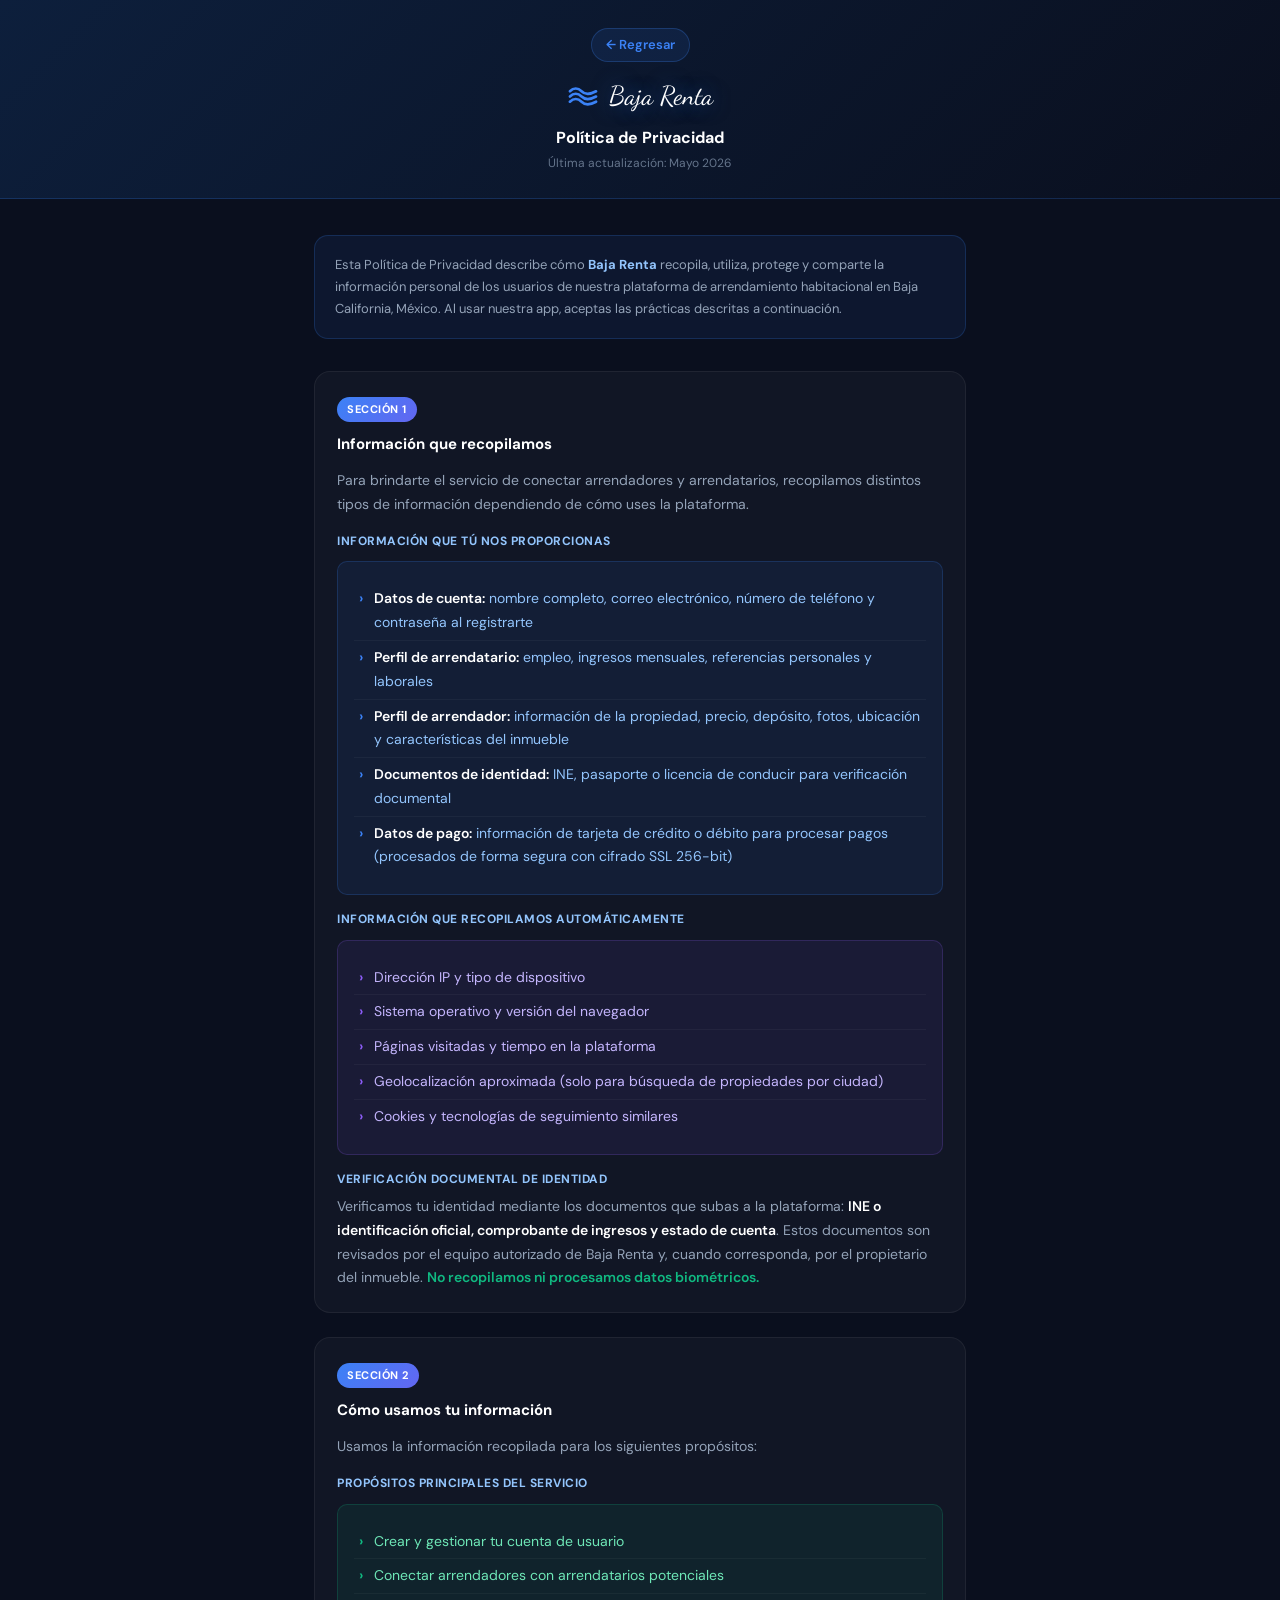
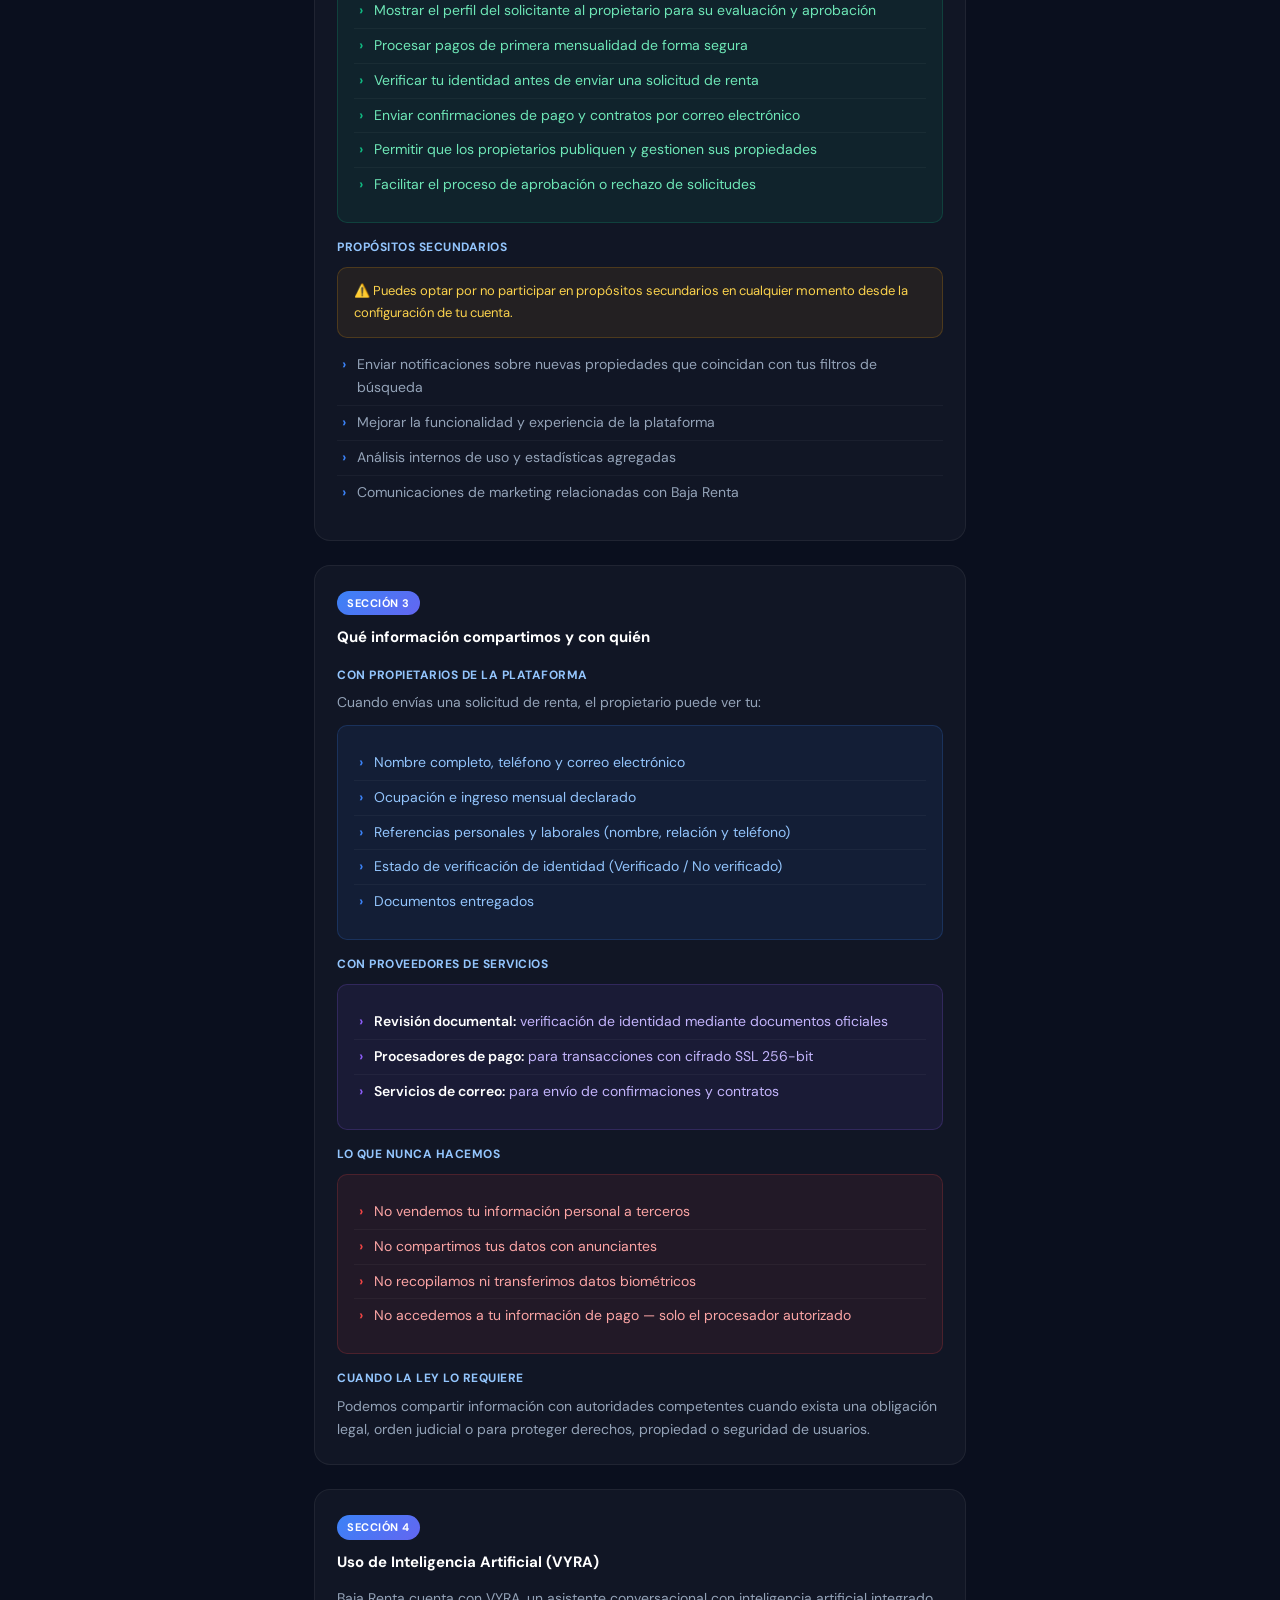
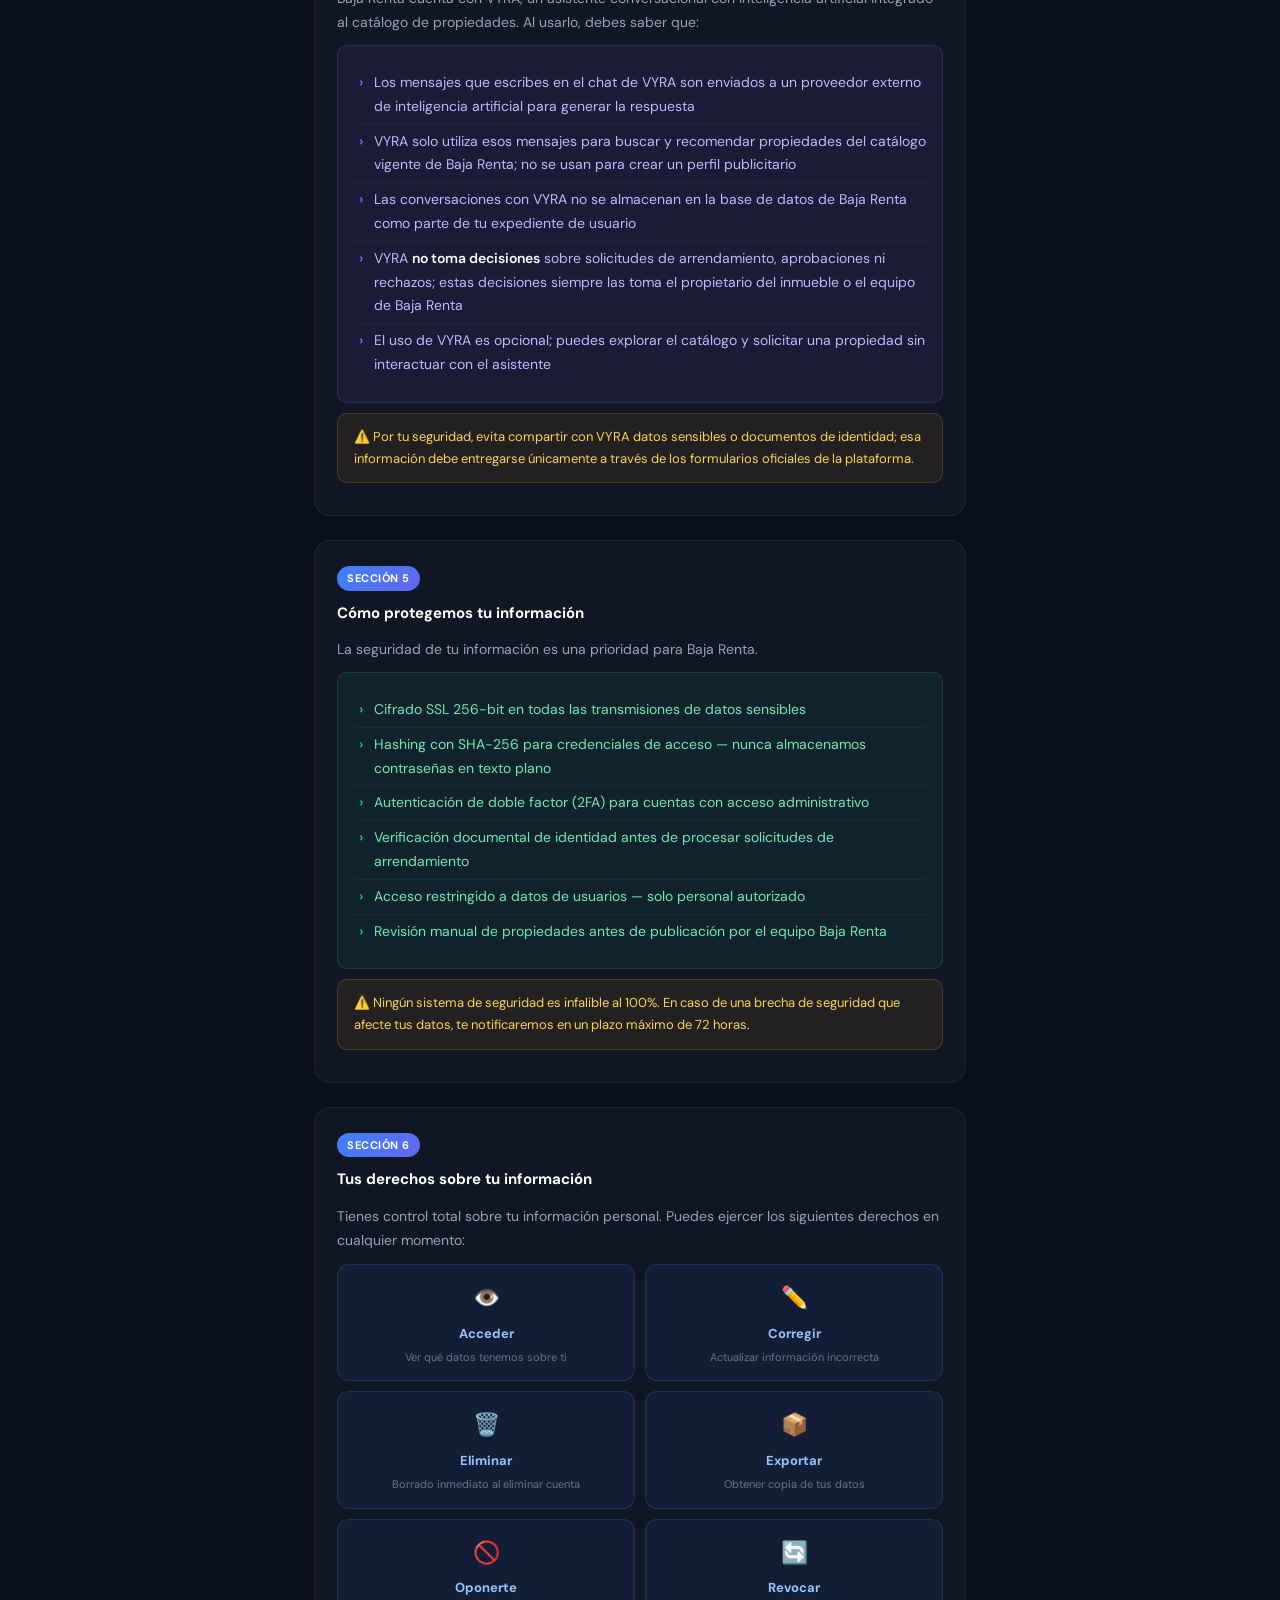
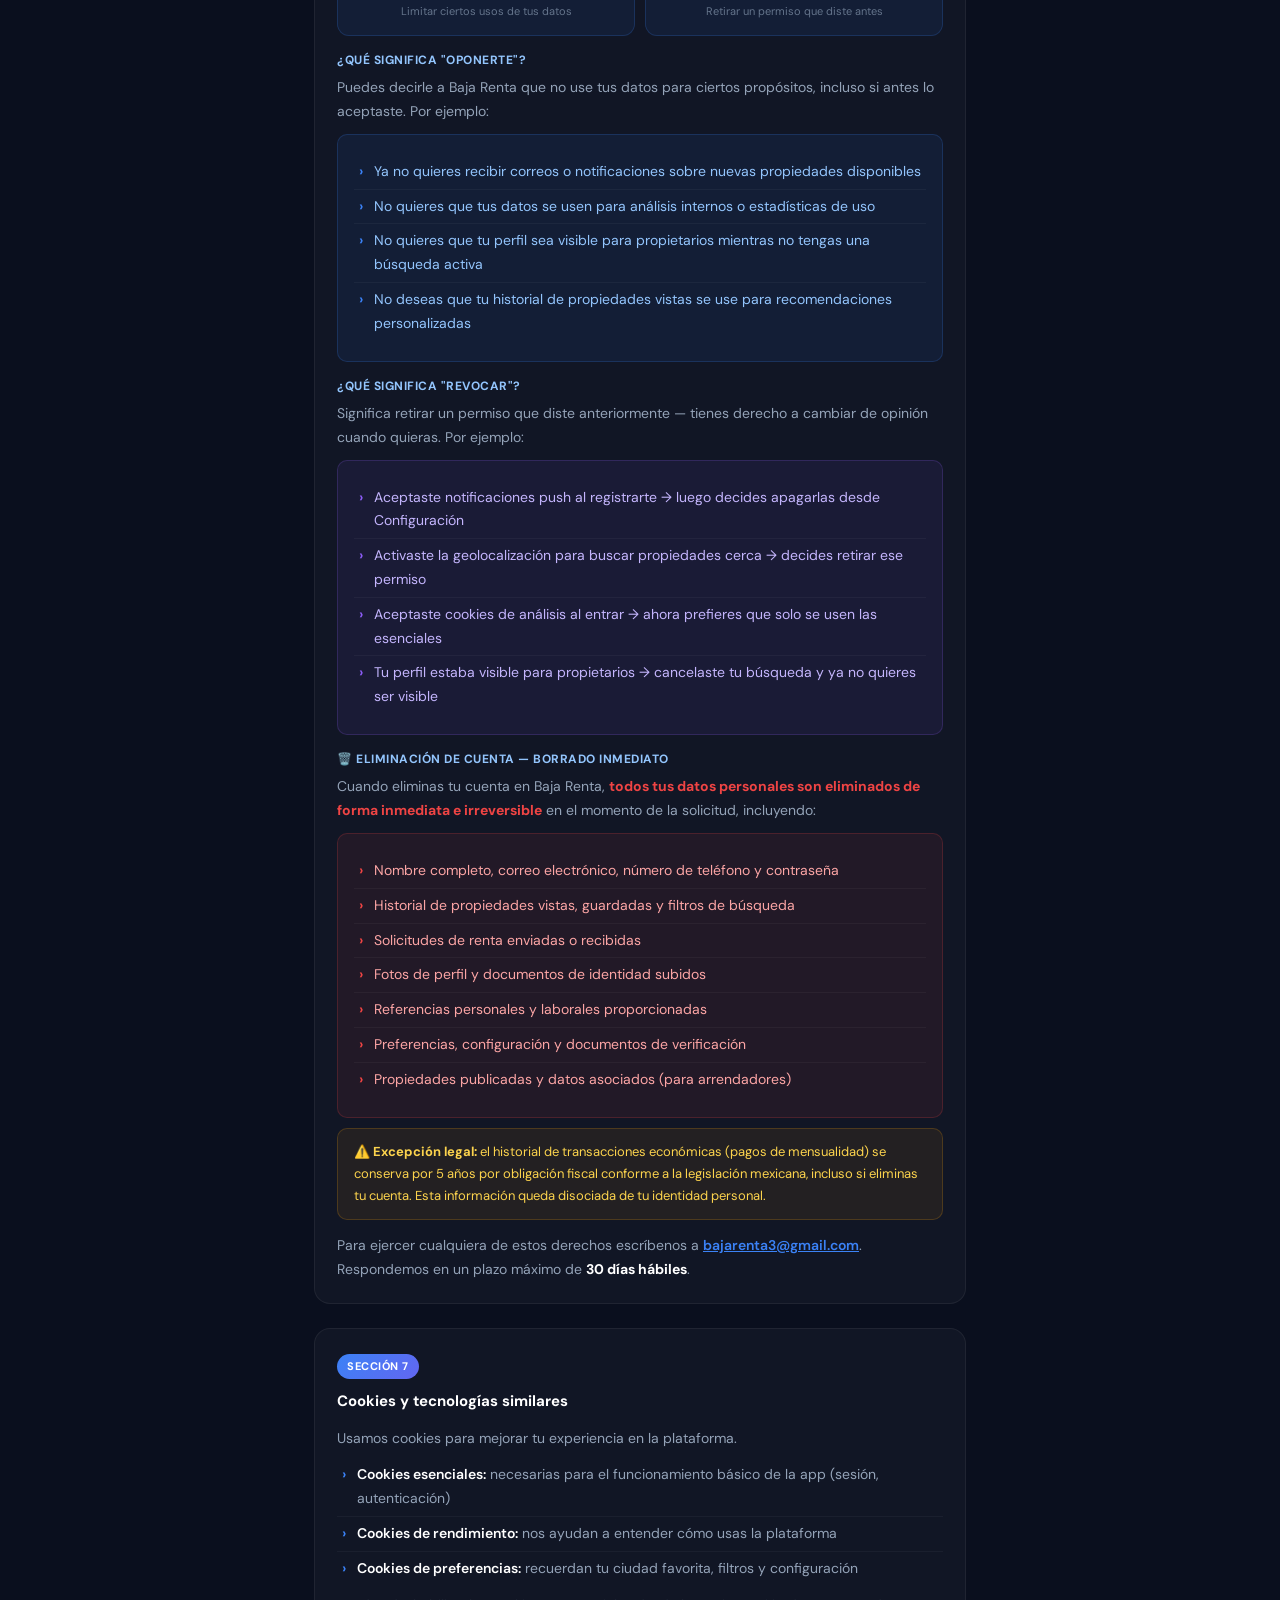
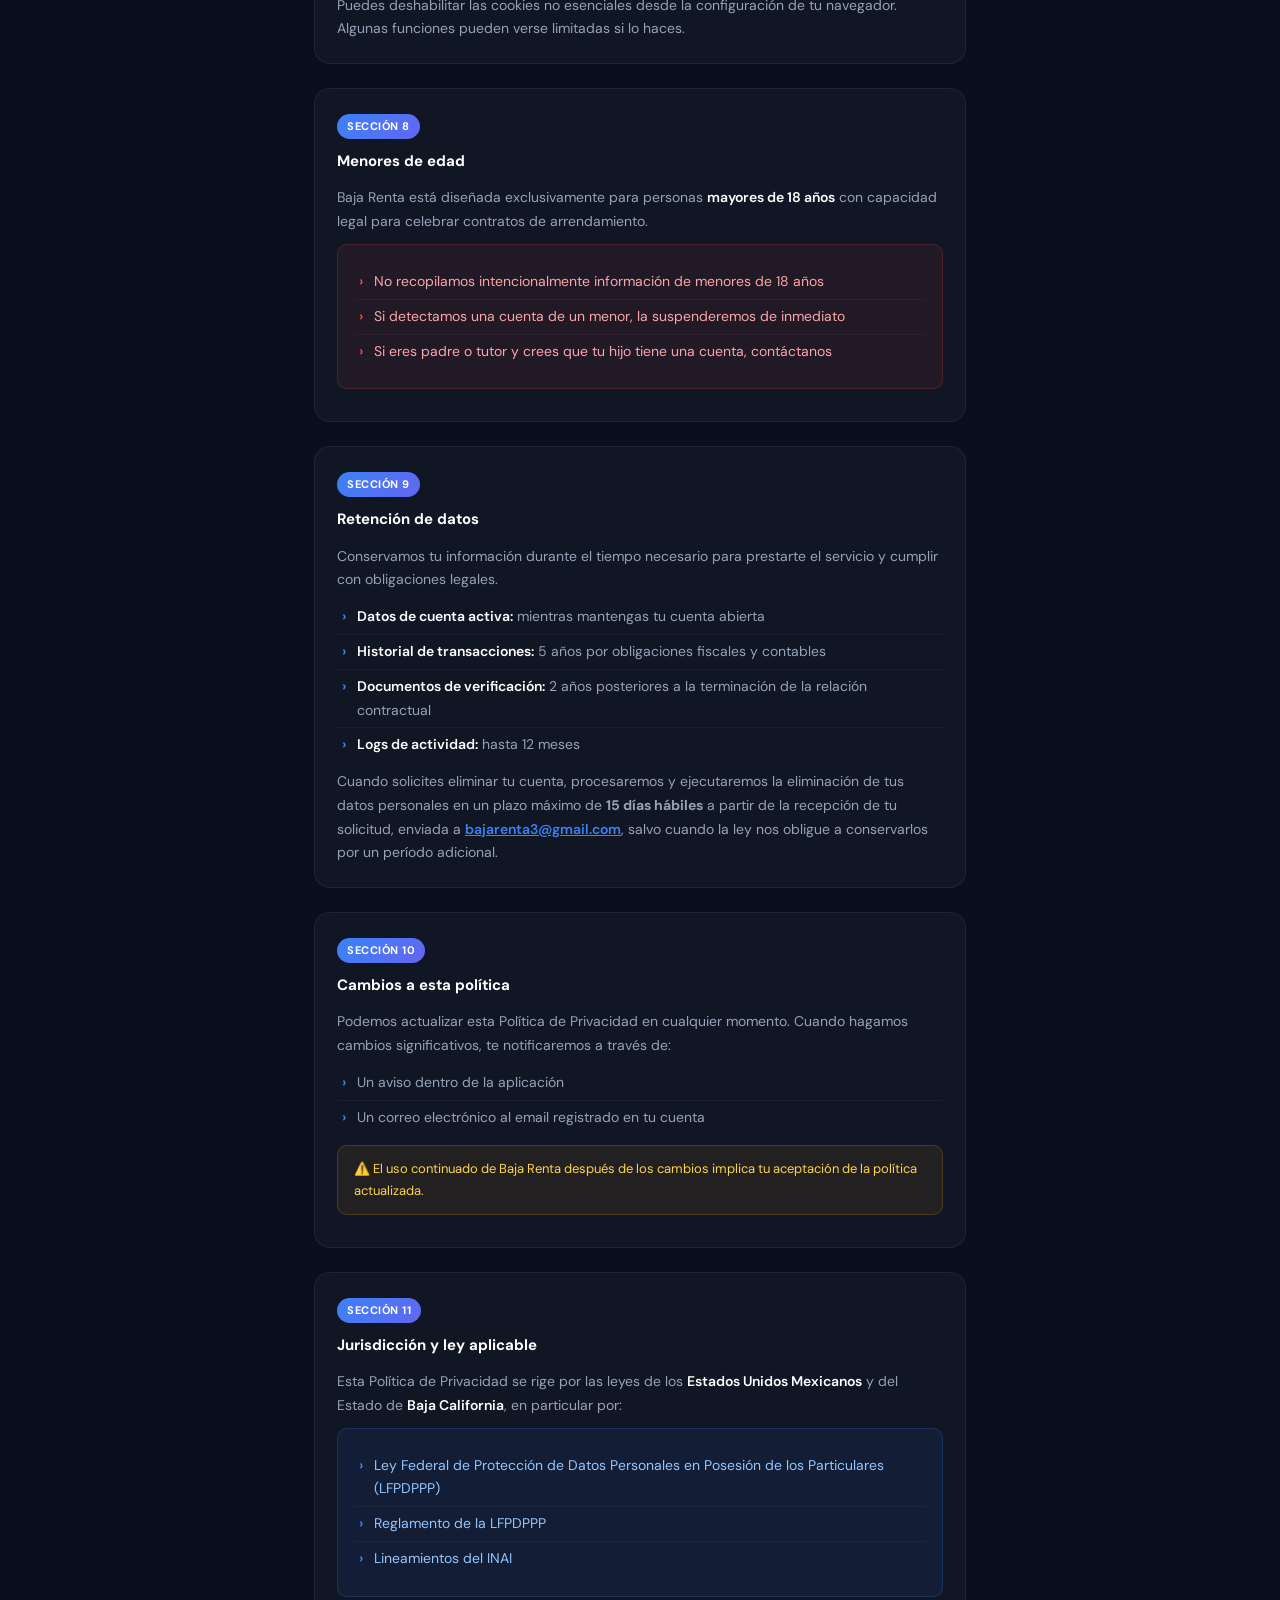
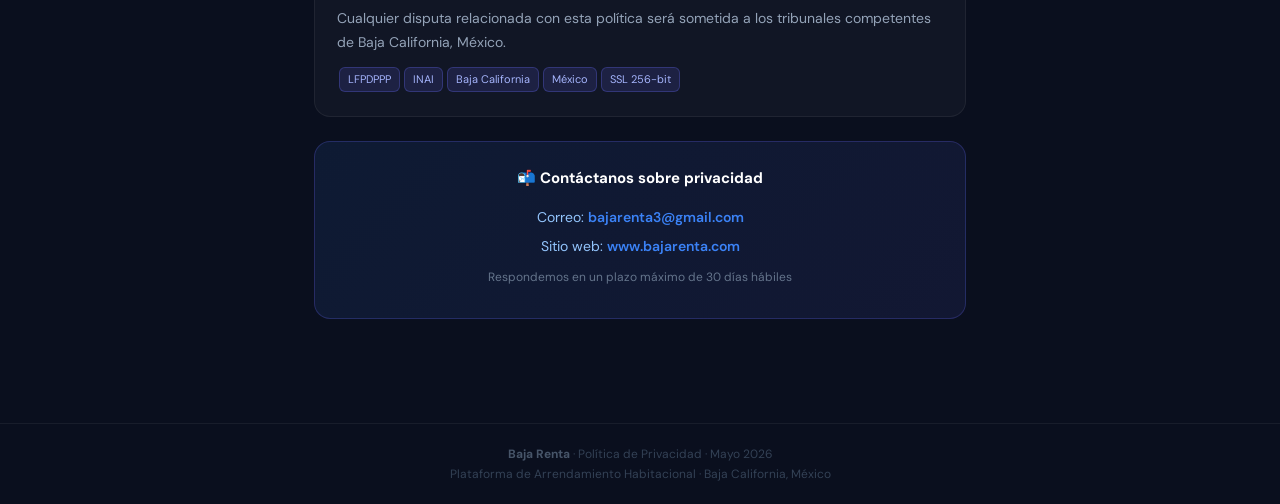
<file: politica-privacidad.html>
<!DOCTYPE html>
<html lang="es">
<head>
  <meta charset="UTF-8" />
  <meta name="viewport" content="width=device-width, initial-scale=1.0" />
  <title>Política de Privacidad — Baja Renta</title>
  <link rel="preconnect" href="https://fonts.googleapis.com">
  <link href="https://fonts.googleapis.com/css2?family=DM+Sans:wght@300;400;500;600;700&family=Dancing+Script:wght@700&display=swap" rel="stylesheet">
  <style>
    *, *::before, *::after { box-sizing: border-box; margin: 0; padding: 0; }
    html { scroll-behavior: smooth; }
    body { font-family: 'DM Sans', sans-serif; background: #0a0f1e; color: #cbd5e1; line-height: 1.7; min-height: 100vh; }

    .header { background: linear-gradient(135deg, #0d1f3c, #0a0f1e); border-bottom: 1px solid rgba(59,130,246,0.2); padding: 28px 24px 24px; text-align: center; position: sticky; top: 0; z-index: 10; backdrop-filter: blur(12px); }
    .logo-wrap { display: flex; align-items: center; justify-content: center; gap: 10px; margin-bottom: 6px; }
    .logo-name { font-family: 'Dancing Script', cursive; font-size: 26px; color: white; text-shadow: 0 0 20px rgba(59,130,246,0.5); }
    .header-title { color: white; font-size: 16px; font-weight: 700; margin-top: 4px; }
    .header-sub { color: #64748b; font-size: 12px; margin-top: 2px; }
    .back-btn { display: inline-flex; align-items: center; gap: 6px; color: #3b82f6; font-size: 13px; font-weight: 600; text-decoration: none; background: rgba(59,130,246,0.1); border: 1px solid rgba(59,130,246,0.25); border-radius: 99px; padding: 5px 14px; margin-bottom: 12px; transition: all .2s; }
    .back-btn:hover { background: rgba(59,130,246,0.2); }

    .container { max-width: 700px; margin: 0 auto; padding: 36px 24px 80px; }

    .intro-box { background: rgba(59,130,246,0.08); border: 1px solid rgba(59,130,246,0.2); border-radius: 14px; padding: 18px 20px; margin-bottom: 32px; }
    .intro-box p { font-size: 13px; color: #94a3b8; line-height: 1.7; }
    .intro-box strong { color: #93c5fd; }

    .section { margin-bottom: 24px; background: rgba(255,255,255,0.03); border: 1px solid rgba(255,255,255,0.06); border-radius: 16px; padding: 22px; }
    .section-num { display: inline-block; background: linear-gradient(135deg, #3b82f6, #6366f1); color: white; font-size: 11px; font-weight: 700; padding: 3px 10px; border-radius: 99px; margin-bottom: 10px; letter-spacing: 0.5px; }
    .section h2 { color: white; font-size: 15px; font-weight: 700; margin-bottom: 12px; }
    .section p { font-size: 14px; color: #94a3b8; margin-bottom: 8px; }
    .section p:last-child { margin-bottom: 0; }
    .section h3 { color: #93c5fd; font-size: 12px; font-weight: 700; margin: 14px 0 6px; text-transform: uppercase; letter-spacing: 0.5px; }

    ul { list-style: none; padding: 0; margin: 8px 0; }
    li { font-size: 14px; color: #94a3b8; padding: 5px 0 5px 20px; position: relative; border-bottom: 1px solid rgba(255,255,255,0.04); }
    li:last-child { border-bottom: none; }
    li::before { content: "›"; position: absolute; left: 5px; color: #3b82f6; font-weight: 700; }

    .box-green { background: rgba(16,185,129,0.08); border: 1px solid rgba(16,185,129,0.2); border-radius: 10px; padding: 12px 16px; margin: 10px 0; }
    .box-green li { color: #6ee7b7; } .box-green li::before { color: #10b981; }
    .box-red { background: rgba(239,68,68,0.08); border: 1px solid rgba(239,68,68,0.2); border-radius: 10px; padding: 12px 16px; margin: 10px 0; }
    .box-red li { color: #fca5a5; } .box-red li::before { color: #ef4444; }
    .box-amber { background: rgba(245,158,11,0.08); border: 1px solid rgba(245,158,11,0.2); border-radius: 10px; padding: 12px 16px; margin: 10px 0; }
    .box-amber p { color: #fcd34d; font-size: 13px; margin: 0; }
    .box-blue { background: rgba(59,130,246,0.08); border: 1px solid rgba(59,130,246,0.2); border-radius: 10px; padding: 12px 16px; margin: 10px 0; }
    .box-blue li { color: #93c5fd; } .box-blue li::before { color: #3b82f6; }
    .box-purple { background: rgba(139,92,246,0.08); border: 1px solid rgba(139,92,246,0.2); border-radius: 10px; padding: 12px 16px; margin: 10px 0; }
    .box-purple li { color: #c4b5fd; } .box-purple li::before { color: #8b5cf6; }

    .rights-grid { display: grid; grid-template-columns: 1fr 1fr; gap: 10px; margin: 12px 0; }
    .right-card { background: rgba(59,130,246,0.08); border: 1px solid rgba(59,130,246,0.2); border-radius: 12px; padding: 14px; text-align: center; }
    .right-icon { font-size: 22px; margin-bottom: 6px; }
    .right-label { color: #93c5fd; font-size: 13px; font-weight: 700; }
    .right-desc { color: #64748b; font-size: 11px; margin-top: 3px; }

    .contact-card { background: linear-gradient(135deg, rgba(59,130,246,0.1), rgba(99,102,241,0.1)); border: 1px solid rgba(99,102,241,0.25); border-radius: 16px; padding: 24px; text-align: center; margin-bottom: 24px; }
    .contact-card h2 { color: white; font-size: 15px; font-weight: 700; margin-bottom: 14px; }
    .contact-item { color: #93c5fd; font-size: 14px; margin-bottom: 6px; }
    .contact-item a { color: #3b82f6; text-decoration: none; font-weight: 600; }

    .tag { display: inline-block; background: rgba(99,102,241,0.15); border: 1px solid rgba(99,102,241,0.3); border-radius: 6px; padding: 2px 8px; font-size: 11px; color: #a5b4fc; margin: 2px; }

    .footer { text-align: center; padding: 20px; color: #334155; font-size: 12px; border-top: 1px solid rgba(255,255,255,0.06); }
    .footer strong { color: #475569; }

    .highlight-white { color: white; font-weight: 600; }
    .highlight-green { color: #10b981; font-weight: 600; }
    .highlight-red { color: #ef4444; font-weight: 600; }
  </style>
</head>
<body>

<header class="header">
  <a href="index.html" class="back-btn">← Regresar</a>
  <div class="logo-wrap">
    <svg width="32" height="21" viewBox="0 0 110 72" fill="none">
      <path d="M10 18 C22 6,38 6,50 18 C62 30,78 30,100 18" stroke="#3b82f6" stroke-width="9" stroke-linecap="round" fill="none"/>
      <path d="M10 36 C22 24,38 24,50 36 C62 48,78 48,100 36" stroke="#3b82f6" stroke-width="9" stroke-linecap="round" fill="none"/>
      <path d="M10 54 C22 42,38 42,50 54 C62 66,78 66,100 54" stroke="#3b82f6" stroke-width="9" stroke-linecap="round" fill="none"/>
    </svg>
    <span class="logo-name">Baja Renta</span>
  </div>
  <div class="header-title">Política de Privacidad</div>
  <div class="header-sub">Última actualización: Mayo 2026</div>
</header>

<div class="container">

  <div class="intro-box">
    <p>Esta Política de Privacidad describe cómo <strong>Baja Renta</strong> recopila, utiliza, protege y comparte la información personal de los usuarios de nuestra plataforma de arrendamiento habitacional en Baja California, México. Al usar nuestra app, aceptas las prácticas descritas a continuación.</p>
  </div>

  <!-- 1. Información que recopilamos -->
  <div class="section">
    <span class="section-num">SECCIÓN 1</span>
    <h2>Información que recopilamos</h2>
    <p>Para brindarte el servicio de conectar arrendadores y arrendatarios, recopilamos distintos tipos de información dependiendo de cómo uses la plataforma.</p>

    <h3>Información que tú nos proporcionas</h3>
    <div class="box-blue"><ul>
      <li><span class="highlight-white">Datos de cuenta:</span> nombre completo, correo electrónico, número de teléfono y contraseña al registrarte</li>
      <li><span class="highlight-white">Perfil de arrendatario:</span> empleo, ingresos mensuales, referencias personales y laborales</li>
      <li><span class="highlight-white">Perfil de arrendador:</span> información de la propiedad, precio, depósito, fotos, ubicación y características del inmueble</li>
      <li><span class="highlight-white">Documentos de identidad:</span> INE, pasaporte o licencia de conducir para verificación documental</li>
      <li><span class="highlight-white">Datos de pago:</span> información de tarjeta de crédito o débito para procesar pagos (procesados de forma segura con cifrado SSL 256-bit)</li>
    </ul></div>

    <h3>Información que recopilamos automáticamente</h3>
    <div class="box-purple"><ul>
      <li>Dirección IP y tipo de dispositivo</li>
      <li>Sistema operativo y versión del navegador</li>
      <li>Páginas visitadas y tiempo en la plataforma</li>
      <li>Geolocalización aproximada (solo para búsqueda de propiedades por ciudad)</li>
      <li>Cookies y tecnologías de seguimiento similares</li>
    </ul></div>

    <h3>Verificación documental de identidad</h3>
    <p>Verificamos tu identidad mediante los documentos que subas a la plataforma: <span class="highlight-white">INE o identificación oficial, comprobante de ingresos y estado de cuenta</span>. Estos documentos son revisados por el equipo autorizado de Baja Renta y, cuando corresponda, por el propietario del inmueble. <span class="highlight-green">No recopilamos ni procesamos datos biométricos.</span></p>
  </div>

  <!-- 2. Cómo usamos tu información -->
  <div class="section">
    <span class="section-num">SECCIÓN 2</span>
    <h2>Cómo usamos tu información</h2>
    <p>Usamos la información recopilada para los siguientes propósitos:</p>

    <h3>Propósitos principales del servicio</h3>
    <div class="box-green"><ul>
      <li>Crear y gestionar tu cuenta de usuario</li>
      <li>Conectar arrendadores con arrendatarios potenciales</li>
      <li>Mostrar el perfil del solicitante al propietario para su evaluación y aprobación</li>
      <li>Procesar pagos de primera mensualidad de forma segura</li>
      <li>Verificar tu identidad antes de enviar una solicitud de renta</li>
      <li>Enviar confirmaciones de pago y contratos por correo electrónico</li>
      <li>Permitir que los propietarios publiquen y gestionen sus propiedades</li>
      <li>Facilitar el proceso de aprobación o rechazo de solicitudes</li>
    </ul></div>

    <h3>Propósitos secundarios</h3>
    <div class="box-amber"><p>⚠️ Puedes optar por no participar en propósitos secundarios en cualquier momento desde la configuración de tu cuenta.</p></div>
    <ul>
      <li>Enviar notificaciones sobre nuevas propiedades que coincidan con tus filtros de búsqueda</li>
      <li>Mejorar la funcionalidad y experiencia de la plataforma</li>
      <li>Análisis internos de uso y estadísticas agregadas</li>
      <li>Comunicaciones de marketing relacionadas con Baja Renta</li>
    </ul>
  </div>

  <!-- 3. Qué información compartimos -->
  <div class="section">
    <span class="section-num">SECCIÓN 3</span>
    <h2>Qué información compartimos y con quién</h2>

    <h3>Con propietarios de la plataforma</h3>
    <p>Cuando envías una solicitud de renta, el propietario puede ver tu:</p>
    <div class="box-blue"><ul>
      <li>Nombre completo, teléfono y correo electrónico</li>
      <li>Ocupación e ingreso mensual declarado</li>
      <li>Referencias personales y laborales (nombre, relación y teléfono)</li>
      <li>Estado de verificación de identidad (Verificado / No verificado)</li>
      <li>Documentos entregados</li>
    </ul></div>

    <h3>Con proveedores de servicios</h3>
    <div class="box-purple"><ul>
      <li><span class="highlight-white">Revisión documental:</span> verificación de identidad mediante documentos oficiales</li>
      <li><span class="highlight-white">Procesadores de pago:</span> para transacciones con cifrado SSL 256-bit</li>
      <li><span class="highlight-white">Servicios de correo:</span> para envío de confirmaciones y contratos</li>
    </ul></div>

    <h3>Lo que nunca hacemos</h3>
    <div class="box-red"><ul>
      <li>No vendemos tu información personal a terceros</li>
      <li>No compartimos tus datos con anunciantes</li>
      <li>No recopilamos ni transferimos datos biométricos</li>
      <li>No accedemos a tu información de pago — solo el procesador autorizado</li>
    </ul></div>

    <h3>Cuando la ley lo requiere</h3>
    <p>Podemos compartir información con autoridades competentes cuando exista una obligación legal, orden judicial o para proteger derechos, propiedad o seguridad de usuarios.</p>
  </div>

    <!-- 4. Uso de Inteligencia Artificial -->
  <div class="section">
    <span class="section-num">SECCIÓN 4</span>
    <h2>Uso de Inteligencia Artificial (VYRA)</h2>
    <p>Baja Renta cuenta con VYRA, un asistente conversacional con inteligencia artificial integrado al catálogo de propiedades. Al usarlo, debes saber que:</p>
    <div class="box-purple"><ul>
      <li>Los mensajes que escribes en el chat de VYRA son enviados a un proveedor externo de inteligencia artificial para generar la respuesta</li>
      <li>VYRA solo utiliza esos mensajes para buscar y recomendar propiedades del catálogo vigente de Baja Renta; no se usan para crear un perfil publicitario</li>
      <li>Las conversaciones con VYRA no se almacenan en la base de datos de Baja Renta como parte de tu expediente de usuario</li>
      <li>VYRA <span class="highlight-white">no toma decisiones</span> sobre solicitudes de arrendamiento, aprobaciones ni rechazos; estas decisiones siempre las toma el propietario del inmueble o el equipo de Baja Renta</li>
      <li>El uso de VYRA es opcional; puedes explorar el catálogo y solicitar una propiedad sin interactuar con el asistente</li>
    </ul></div>
    <div class="box-amber"><p>⚠️ Por tu seguridad, evita compartir con VYRA datos sensibles o documentos de identidad; esa información debe entregarse únicamente a través de los formularios oficiales de la plataforma.</p></div>
  </div>

<!-- 5. Seguridad -->
  <div class="section">
    <span class="section-num">SECCIÓN 5</span>
    <h2>Cómo protegemos tu información</h2>
    <p>La seguridad de tu información es una prioridad para Baja Renta.</p>
    <div class="box-green"><ul>
      <li>Cifrado SSL 256-bit en todas las transmisiones de datos sensibles</li>
      <li>Hashing con SHA-256 para credenciales de acceso — nunca almacenamos contraseñas en texto plano</li>
      <li>Autenticación de doble factor (2FA) para cuentas con acceso administrativo</li>
      <li>Verificación documental de identidad antes de procesar solicitudes de arrendamiento</li>
      <li>Acceso restringido a datos de usuarios — solo personal autorizado</li>
      <li>Revisión manual de propiedades antes de publicación por el equipo Baja Renta</li>
    </ul></div>
    <div class="box-amber"><p>⚠️ Ningún sistema de seguridad es infalible al 100%. En caso de una brecha de seguridad que afecte tus datos, te notificaremos en un plazo máximo de 72 horas.</p></div>
  </div>

  <!-- 5. Tus derechos -->
  <div class="section">
    <span class="section-num">SECCIÓN 6</span>
    <h2>Tus derechos sobre tu información</h2>
    <p>Tienes control total sobre tu información personal. Puedes ejercer los siguientes derechos en cualquier momento:</p>
    <div class="rights-grid">
      <div class="right-card">
        <div class="right-icon">👁️</div>
        <div class="right-label">Acceder</div>
        <div class="right-desc">Ver qué datos tenemos sobre ti</div>
      </div>
      <div class="right-card">
        <div class="right-icon">✏️</div>
        <div class="right-label">Corregir</div>
        <div class="right-desc">Actualizar información incorrecta</div>
      </div>
      <div class="right-card">
        <div class="right-icon">🗑️</div>
        <div class="right-label">Eliminar</div>
        <div class="right-desc">Borrado inmediato al eliminar cuenta</div>
      </div>
      <div class="right-card">
        <div class="right-icon">📦</div>
        <div class="right-label">Exportar</div>
        <div class="right-desc">Obtener copia de tus datos</div>
      </div>
      <div class="right-card">
        <div class="right-icon">🚫</div>
        <div class="right-label">Oponerte</div>
        <div class="right-desc">Limitar ciertos usos de tus datos</div>
      </div>
      <div class="right-card">
        <div class="right-icon">🔄</div>
        <div class="right-label">Revocar</div>
        <div class="right-desc">Retirar un permiso que diste antes</div>
      </div>
    </div>

    <h3>¿Qué significa "Oponerte"?</h3>
    <p>Puedes decirle a Baja Renta que no use tus datos para ciertos propósitos, incluso si antes lo aceptaste. Por ejemplo:</p>
    <div class="box-blue">
      <ul>
        <li>Ya no quieres recibir correos o notificaciones sobre nuevas propiedades disponibles</li>
        <li>No quieres que tus datos se usen para análisis internos o estadísticas de uso</li>
        <li>No quieres que tu perfil sea visible para propietarios mientras no tengas una búsqueda activa</li>
        <li>No deseas que tu historial de propiedades vistas se use para recomendaciones personalizadas</li>
      </ul>
    </div>

    <h3>¿Qué significa "Revocar"?</h3>
    <p>Significa retirar un permiso que diste anteriormente — tienes derecho a cambiar de opinión cuando quieras. Por ejemplo:</p>
    <div class="box-purple">
      <ul>
        <li>Aceptaste notificaciones push al registrarte → luego decides apagarlas desde Configuración</li>
        <li>Activaste la geolocalización para buscar propiedades cerca → decides retirar ese permiso</li>
        <li>Aceptaste cookies de análisis al entrar → ahora prefieres que solo se usen las esenciales</li>
        <li>Tu perfil estaba visible para propietarios → cancelaste tu búsqueda y ya no quieres ser visible</li>
      </ul>
    </div>

    <h3>🗑️ Eliminación de cuenta — borrado inmediato</h3>
    <p>Cuando eliminas tu cuenta en Baja Renta, <strong style="color:#ef4444">todos tus datos personales son eliminados de forma inmediata e irreversible</strong> en el momento de la solicitud, incluyendo:</p>
    <div class="box-red">
      <ul>
        <li>Nombre completo, correo electrónico, número de teléfono y contraseña</li>
        <li>Historial de propiedades vistas, guardadas y filtros de búsqueda</li>
        <li>Solicitudes de renta enviadas o recibidas</li>
        <li>Fotos de perfil y documentos de identidad subidos</li>
        <li>Referencias personales y laborales proporcionadas</li>
        <li>Preferencias, configuración y documentos de verificación</li>
        <li>Propiedades publicadas y datos asociados (para arrendadores)</li>
      </ul>
    </div>
    <div class="box-amber">
      <p>⚠️ <strong>Excepción legal:</strong> el historial de transacciones económicas (pagos de mensualidad) se conserva por 5 años por obligación fiscal conforme a la legislación mexicana, incluso si eliminas tu cuenta. Esta información queda disociada de tu identidad personal.</p>
    </div>

    <p style="margin-top:14px">Para ejercer cualquiera de estos derechos escríbenos a <a href="mailto:bajarenta3@gmail.com" style="color:#3b82f6;font-weight:600">bajarenta3@gmail.com</a>. Respondemos en un plazo máximo de <strong style="color:white">30 días hábiles</strong>.</p>
  </div>

  <!-- 6. Cookies -->
  <div class="section">
    <span class="section-num">SECCIÓN 7</span>
    <h2>Cookies y tecnologías similares</h2>
    <p>Usamos cookies para mejorar tu experiencia en la plataforma.</p>
    <ul>
      <li><span class="highlight-white">Cookies esenciales:</span> necesarias para el funcionamiento básico de la app (sesión, autenticación)</li>
      <li><span class="highlight-white">Cookies de rendimiento:</span> nos ayudan a entender cómo usas la plataforma</li>
      <li><span class="highlight-white">Cookies de preferencias:</span> recuerdan tu ciudad favorita, filtros y configuración</li>
    </ul>
    <p>Puedes deshabilitar las cookies no esenciales desde la configuración de tu navegador. Algunas funciones pueden verse limitadas si lo haces.</p>
  </div>

  <!-- 7. Menores -->
  <div class="section">
    <span class="section-num">SECCIÓN 8</span>
    <h2>Menores de edad</h2>
    <p>Baja Renta está diseñada exclusivamente para personas <span class="highlight-white">mayores de 18 años</span> con capacidad legal para celebrar contratos de arrendamiento.</p>
    <div class="box-red"><ul>
      <li>No recopilamos intencionalmente información de menores de 18 años</li>
      <li>Si detectamos una cuenta de un menor, la suspenderemos de inmediato</li>
      <li>Si eres padre o tutor y crees que tu hijo tiene una cuenta, contáctanos</li>
    </ul></div>
  </div>

  <!-- 8. Retención -->
  <div class="section">
    <span class="section-num">SECCIÓN 9</span>
    <h2>Retención de datos</h2>
    <p>Conservamos tu información durante el tiempo necesario para prestarte el servicio y cumplir con obligaciones legales.</p>
    <ul>
      <li><span class="highlight-white">Datos de cuenta activa:</span> mientras mantengas tu cuenta abierta</li>
      <li><span class="highlight-white">Historial de transacciones:</span> 5 años por obligaciones fiscales y contables</li>
      <li><span class="highlight-white">Documentos de verificación:</span> 2 años posteriores a la terminación de la relación contractual</li>
      <li><span class="highlight-white">Logs de actividad:</span> hasta 12 meses</li>
    </ul>
    <p>Cuando solicites eliminar tu cuenta, procesaremos y ejecutaremos la eliminación de tus datos personales en un plazo máximo de <strong>15 días hábiles</strong> a partir de la recepción de tu solicitud, enviada a <a href="mailto:bajarenta3@gmail.com" style="color:#3b82f6;font-weight:600;">bajarenta3@gmail.com</a>, salvo cuando la ley nos obligue a conservarlos por un período adicional.</p>
  </div>

  <!-- 9. Cambios -->
  <div class="section">
    <span class="section-num">SECCIÓN 10</span>
    <h2>Cambios a esta política</h2>
    <p>Podemos actualizar esta Política de Privacidad en cualquier momento. Cuando hagamos cambios significativos, te notificaremos a través de:</p>
    <ul>
      <li>Un aviso dentro de la aplicación</li>
      <li>Un correo electrónico al email registrado en tu cuenta</li>
    </ul>
    <div class="box-amber"><p>⚠️ El uso continuado de Baja Renta después de los cambios implica tu aceptación de la política actualizada.</p></div>
  </div>

  <!-- 10. Jurisdicción -->
  <div class="section">
    <span class="section-num">SECCIÓN 11</span>
    <h2>Jurisdicción y ley aplicable</h2>
    <p>Esta Política de Privacidad se rige por las leyes de los <span class="highlight-white">Estados Unidos Mexicanos</span> y del Estado de <span class="highlight-white">Baja California</span>, en particular por:</p>
    <div class="box-blue"><ul>
      <li>Ley Federal de Protección de Datos Personales en Posesión de los Particulares (LFPDPPP)</li>
      <li>Reglamento de la LFPDPPP</li>
      <li>Lineamientos del INAI</li>
    </ul></div>
    <p>Cualquier disputa relacionada con esta política será sometida a los tribunales competentes de Baja California, México.</p>
    <div style="margin-top:10px">
      <span class="tag">LFPDPPP</span><span class="tag">INAI</span><span class="tag">Baja California</span><span class="tag">México</span><span class="tag">SSL 256-bit</span>
    </div>
  </div>

  <!-- Contacto -->
  <div class="contact-card">
    <h2>📬 Contáctanos sobre privacidad</h2>
    <div class="contact-item">Correo: <a href="mailto:bajarenta3@gmail.com">bajarenta3@gmail.com</a></div>
    <div class="contact-item">Sitio web: <a href="https://www.bajarenta.com" target="_blank">www.bajarenta.com</a></div>
    <div class="contact-item" style="margin-top:8px;color:#64748b;font-size:12px">Respondemos en un plazo máximo de 30 días hábiles</div>
  </div>

</div>

<footer class="footer">
  <strong>Baja Renta</strong> · Política de Privacidad · Mayo 2026<br>
  Plataforma de Arrendamiento Habitacional · Baja California, México
</footer>

</body>
</html>
</file>
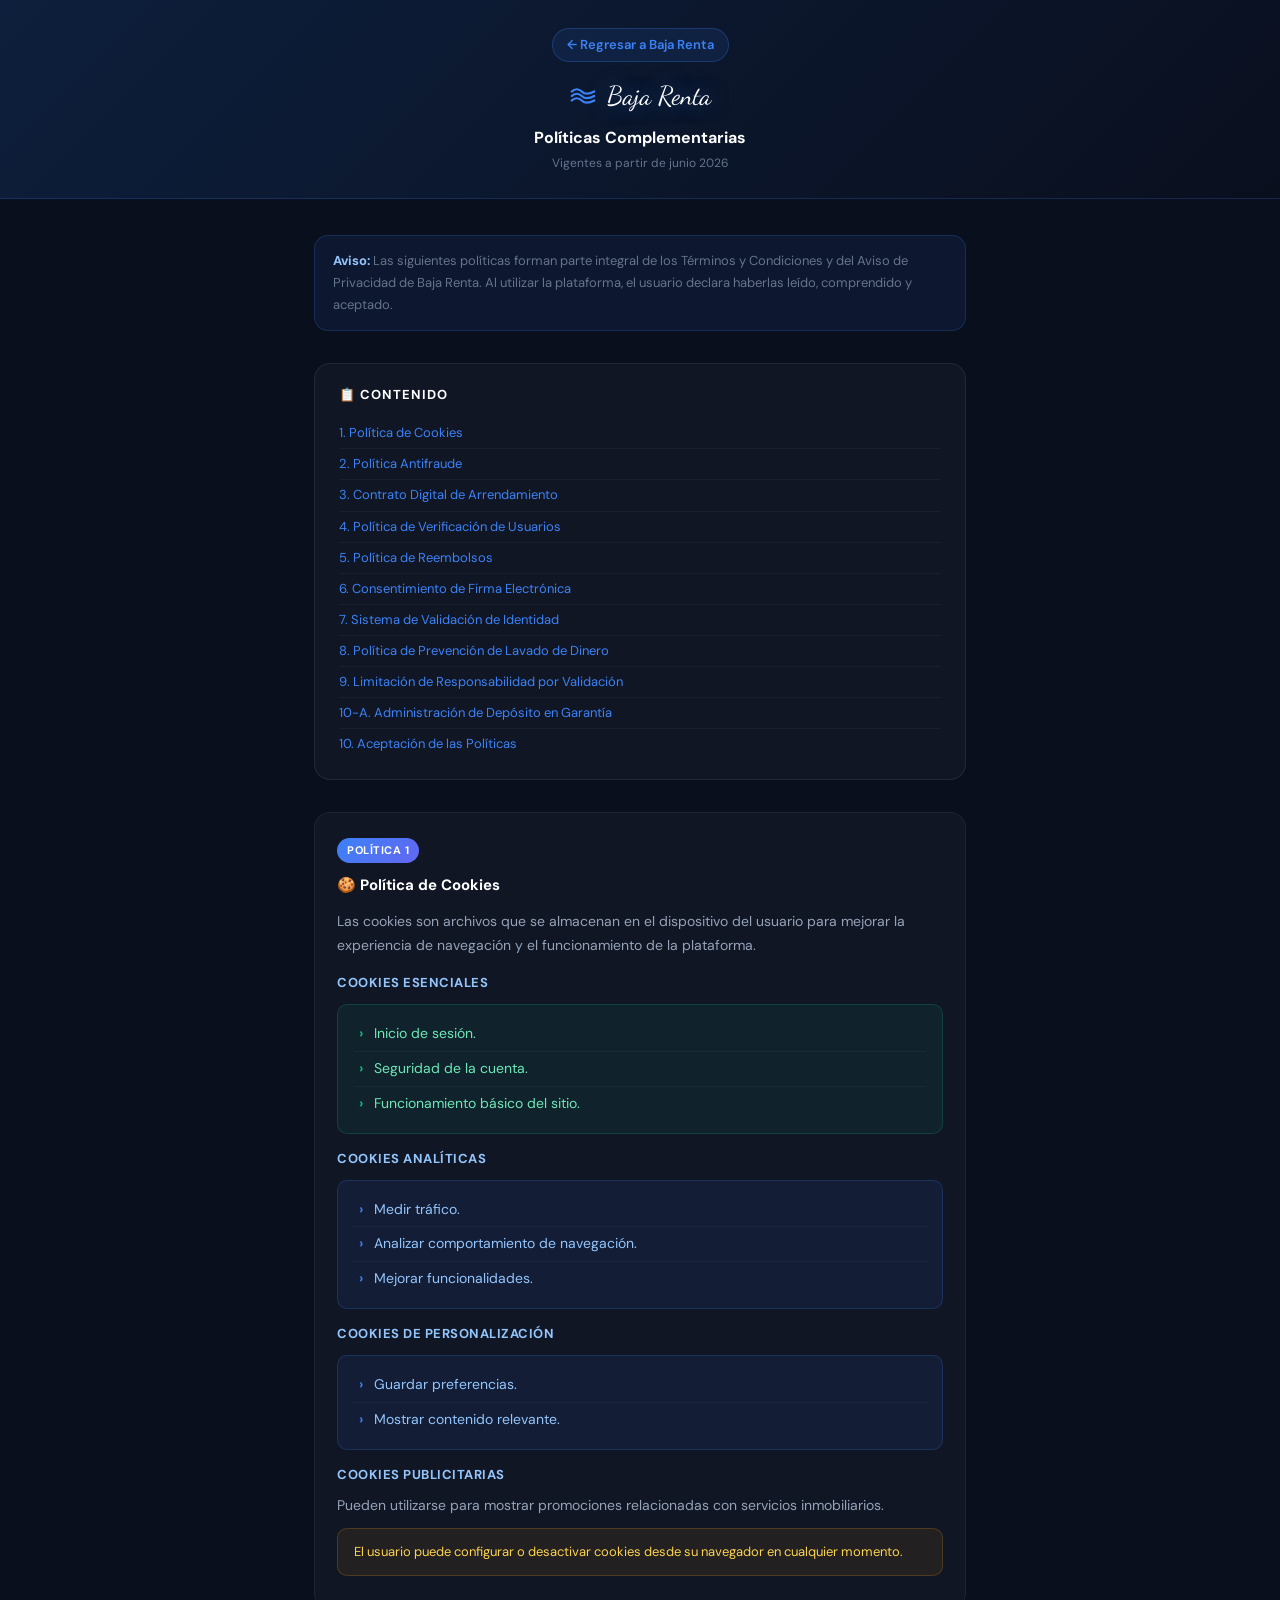
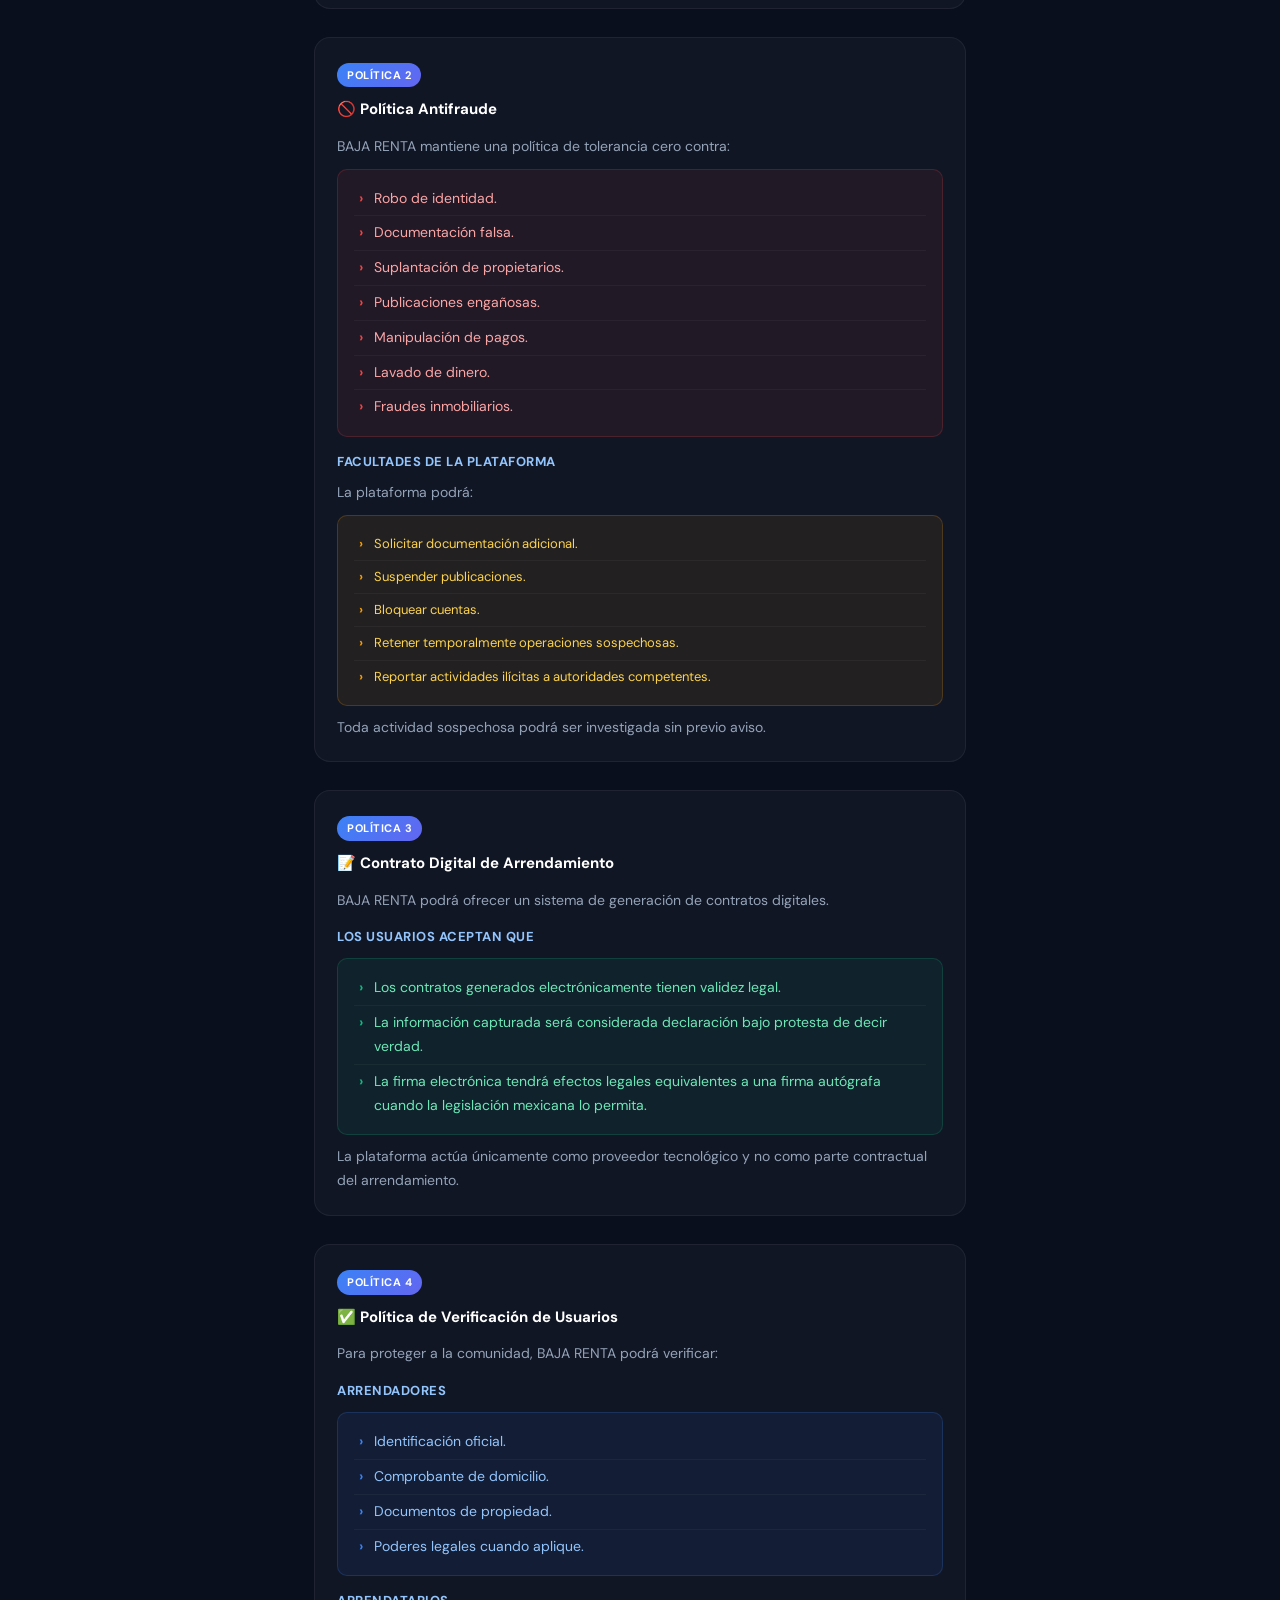
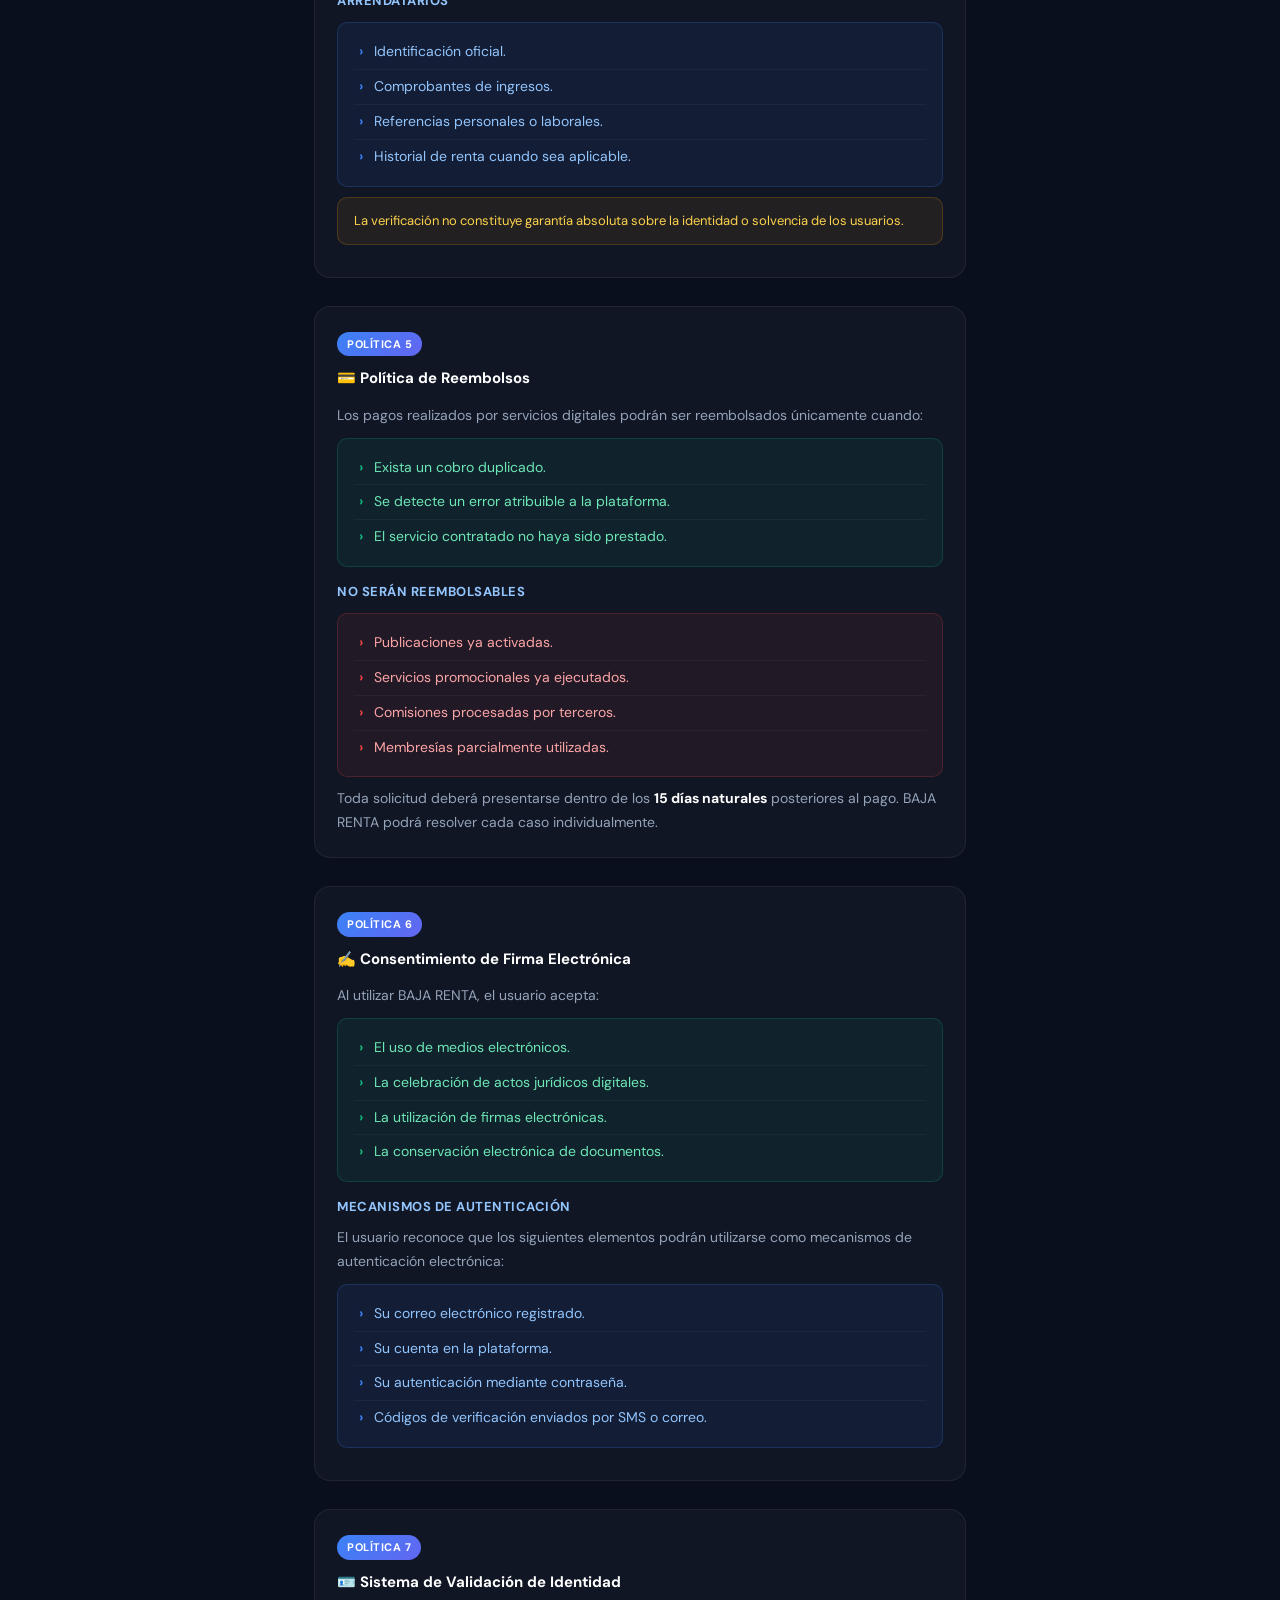
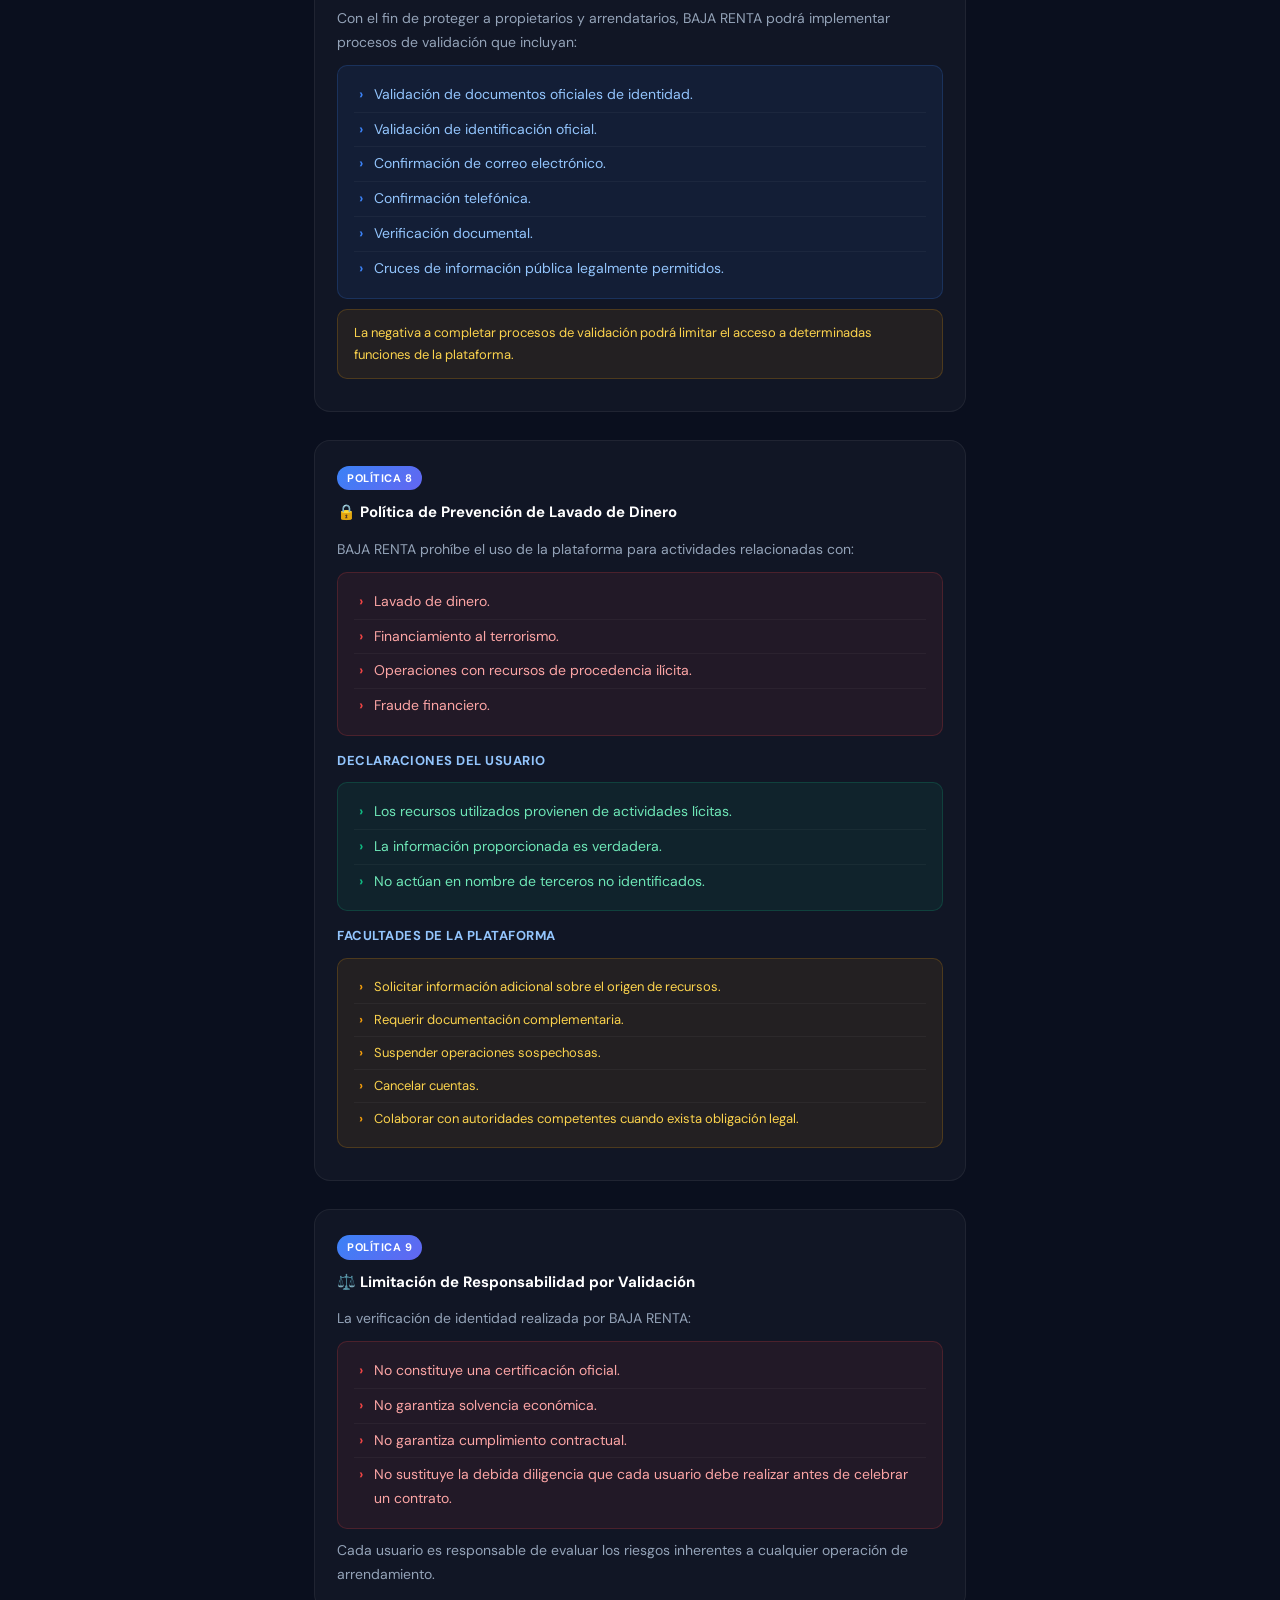
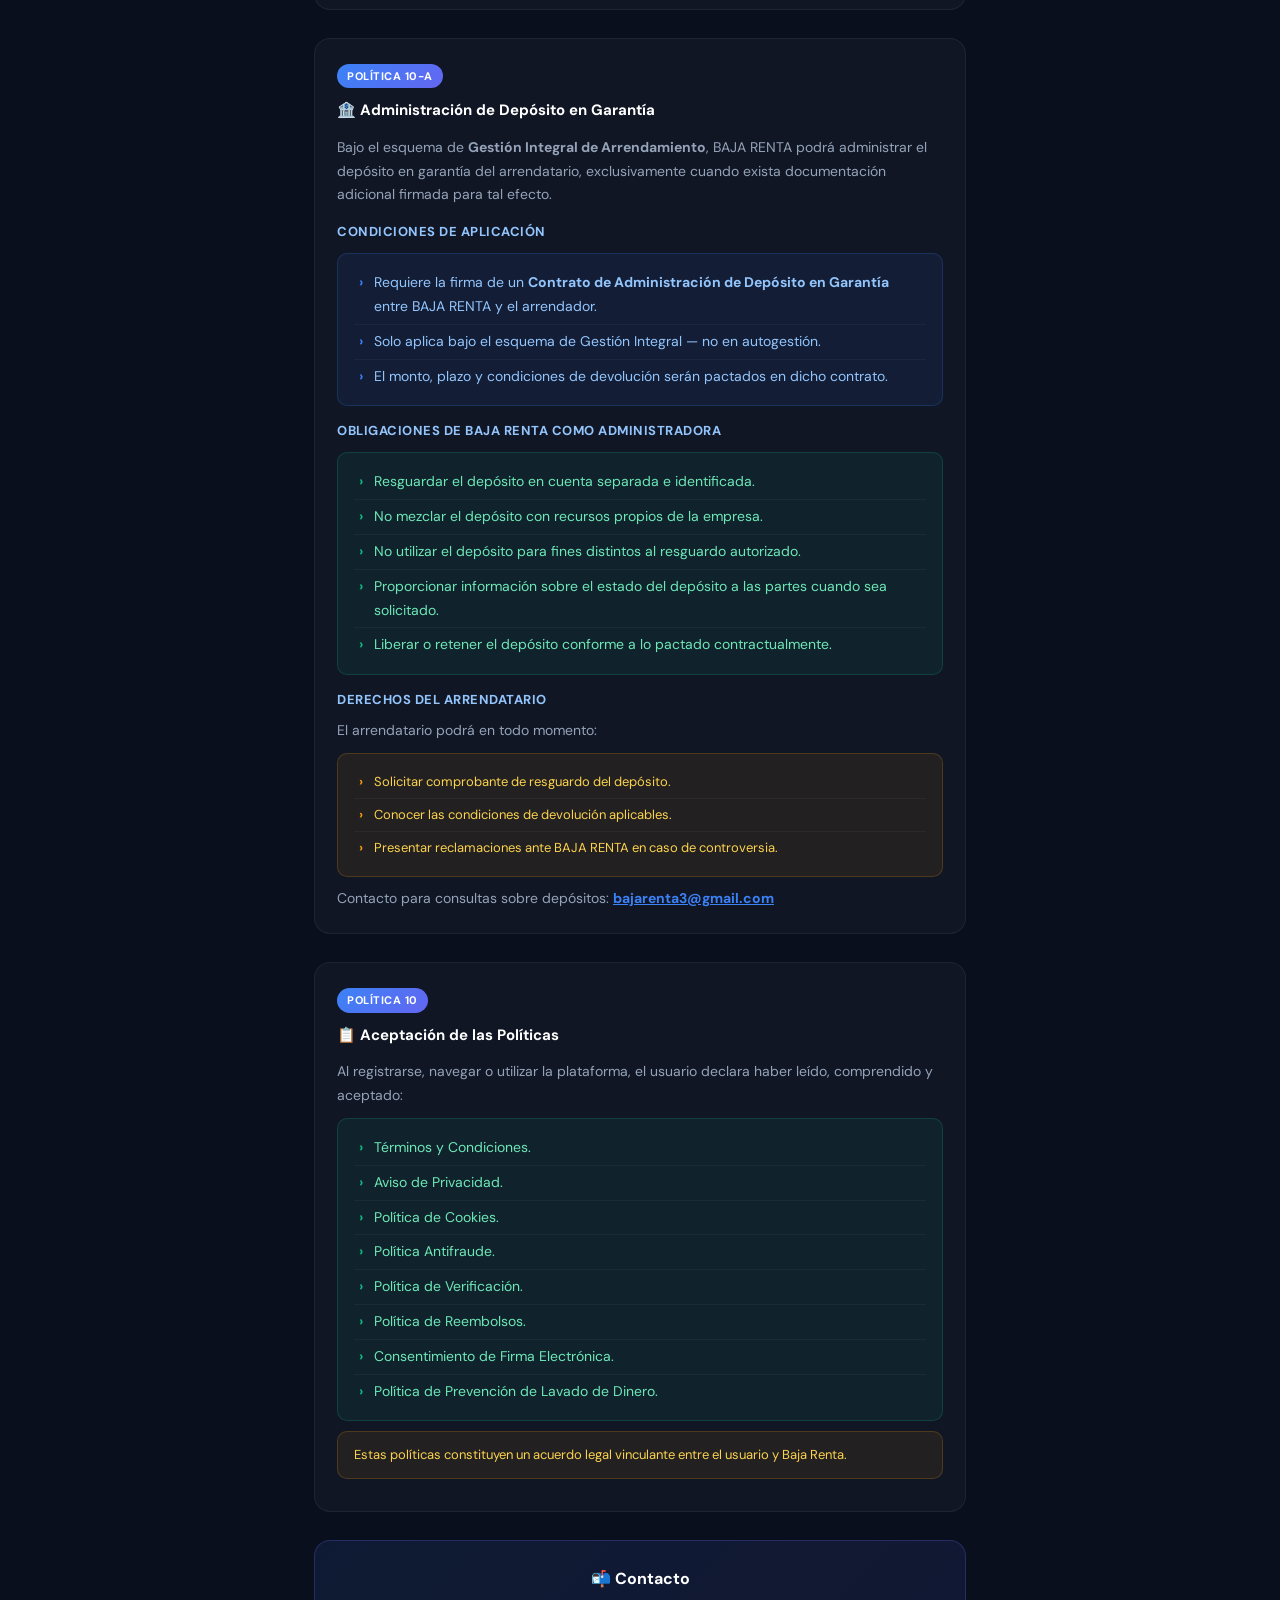
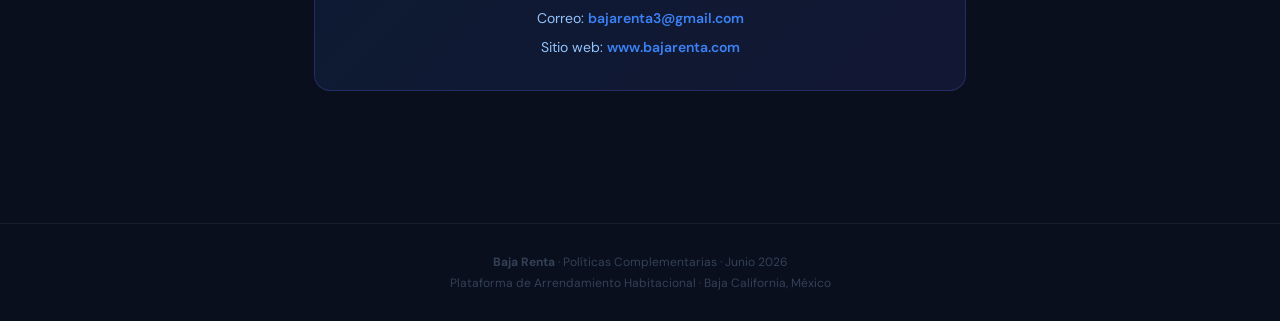
<file: politicas.html>
<!DOCTYPE html>
<html lang="es">
<head>
  <meta charset="UTF-8" />
  <meta name="viewport" content="width=device-width, initial-scale=1.0" />
  <title>Políticas Complementarias — Baja Renta</title>
  <link rel="preconnect" href="https://fonts.googleapis.com">
  <link href="https://fonts.googleapis.com/css2?family=DM+Sans:wght@300;400;500;600;700&family=Dancing+Script:wght@700&display=swap" rel="stylesheet">
  <style>
    *, *::before, *::after { box-sizing: border-box; margin: 0; padding: 0; }
    html { scroll-behavior: smooth; }
    body { font-family: "DM Sans", sans-serif; background: #0a0f1e; color: #cbd5e1; line-height: 1.7; min-height: 100vh; }

    .header { background: linear-gradient(135deg, #0d1f3c, #0a0f1e); border-bottom: 1px solid rgba(59,130,246,0.2); padding: 28px 24px 24px; text-align: center; position: sticky; top: 0; z-index: 10; backdrop-filter: blur(12px); }
    .logo-wrap { display: flex; align-items: center; justify-content: center; gap: 10px; margin-bottom: 6px; }
    .logo-name { font-family: "Dancing Script", cursive; font-size: 26px; color: white; text-shadow: 0 0 20px rgba(59,130,246,0.5); }
    .header-title { color: white; font-size: 16px; font-weight: 700; margin-top: 4px; }
    .header-sub { color: #64748b; font-size: 12px; margin-top: 2px; }
    .back-btn { display: inline-flex; align-items: center; gap: 6px; color: #3b82f6; font-size: 13px; font-weight: 600; text-decoration: none; background: rgba(59,130,246,0.1); border: 1px solid rgba(59,130,246,0.25); border-radius: 99px; padding: 5px 14px; margin-bottom: 12px; transition: all .2s; }
    .back-btn:hover { background: rgba(59,130,246,0.2); }

    .container { max-width: 700px; margin: 0 auto; padding: 36px 24px 80px; }

    .meta { background: rgba(59,130,246,0.08); border: 1px solid rgba(59,130,246,0.2); border-radius: 14px; padding: 14px 18px; margin-bottom: 32px; font-size: 13px; color: #64748b; }
    .meta strong { color: #93c5fd; }

    .toc { background: rgba(255,255,255,0.03); border: 1px solid rgba(255,255,255,0.08); border-radius: 16px; padding: 20px 24px; margin-bottom: 32px; }
    .toc h3 { color: white; font-size: 13px; font-weight: 700; margin-bottom: 12px; text-transform: uppercase; letter-spacing: 1px; }
    .toc a { display: block; color: #3b82f6; font-size: 13px; text-decoration: none; padding: 4px 0; border-bottom: 1px solid rgba(255,255,255,0.04); transition: color .2s; }
    .toc a:last-child { border-bottom: none; }
    .toc a:hover { color: #93c5fd; }

    .section { margin-bottom: 28px; background: rgba(255,255,255,0.03); border: 1px solid rgba(255,255,255,0.06); border-radius: 16px; padding: 22px; scroll-margin-top: 100px; }
    .art-num { display: inline-block; background: linear-gradient(135deg, #3b82f6, #6366f1); color: white; font-size: 11px; font-weight: 700; padding: 3px 10px; border-radius: 99px; margin-bottom: 10px; letter-spacing: 0.5px; }
    .section h2 { color: white; font-size: 15px; font-weight: 700; margin-bottom: 12px; }
    .section h3 { color: #93c5fd; font-size: 13px; font-weight: 700; margin: 14px 0 8px; text-transform: uppercase; letter-spacing: 0.5px; }
    .section p { font-size: 14px; color: #94a3b8; margin-bottom: 8px; }
    .section p:last-child { margin-bottom: 0; }

    ul { list-style: none; padding: 0; margin: 0; }
    li { font-size: 14px; color: #94a3b8; padding: 5px 0 5px 20px; position: relative; border-bottom: 1px solid rgba(255,255,255,0.04); }
    li:last-child { border-bottom: none; }
    li::before { content: "›"; position: absolute; left: 5px; color: #3b82f6; font-weight: 700; }

    .box-green { background: rgba(16,185,129,0.08); border: 1px solid rgba(16,185,129,0.2); border-radius: 10px; padding: 12px 16px; margin: 10px 0; }
    .box-green li { color: #6ee7b7; } .box-green li::before { color: #10b981; }
    .box-red { background: rgba(239,68,68,0.08); border: 1px solid rgba(239,68,68,0.2); border-radius: 10px; padding: 12px 16px; margin: 10px 0; }
    .box-red li { color: #fca5a5; } .box-red li::before { color: #ef4444; }
    .box-amber { background: rgba(245,158,11,0.08); border: 1px solid rgba(245,158,11,0.2); border-radius: 10px; padding: 12px 16px; margin: 10px 0; }
    .box-amber p, .box-amber li { color: #fcd34d; font-size: 13px; margin: 0; }
    .box-amber li::before { color: #f59e0b; }
    .box-blue { background: rgba(59,130,246,0.08); border: 1px solid rgba(59,130,246,0.2); border-radius: 10px; padding: 12px 16px; margin: 10px 0; }
    .box-blue li { color: #93c5fd; } .box-blue li::before { color: #3b82f6; }

    .contact-card { background: linear-gradient(135deg, rgba(59,130,246,0.1), rgba(99,102,241,0.1)); border: 1px solid rgba(99,102,241,0.25); border-radius: 16px; padding: 24px; text-align: center; margin-bottom: 32px; }
    .contact-card h2 { color: white; font-size: 16px; font-weight: 700; margin-bottom: 14px; }
    .contact-item { color: #93c5fd; font-size: 14px; margin-bottom: 6px; }
    .contact-item a { color: #3b82f6; text-decoration: none; font-weight: 600; }

    .footer { text-align: center; padding: 28px 24px; border-top: 1px solid rgba(255,255,255,0.06); color: #334155; font-size: 12px; margin-top: 20px; }
  </style>
</head>
<body>

<div class="header">
  <a href="index.html" class="back-btn">← Regresar a Baja Renta</a>
  <div class="logo-wrap">
    <svg width="28" height="18" viewBox="0 0 110 72" fill="none"><path d="M10 18 C22 6,38 6,50 18 C62 30,78 30,100 18" stroke="#3b82f6" stroke-width="9" stroke-linecap="round"/><path d="M10 36 C22 24,38 24,50 36 C62 48,78 48,100 36" stroke="#3b82f6" stroke-width="9" stroke-linecap="round"/><path d="M10 54 C22 42,38 42,50 54 C62 66,78 66,100 54" stroke="#3b82f6" stroke-width="9" stroke-linecap="round"/></svg>
    <span class="logo-name">Baja Renta</span>
  </div>
  <div class="header-title">Políticas Complementarias</div>
  <div class="header-sub">Vigentes a partir de junio 2026</div>
</div>

<div class="container">

  <div class="meta">
    <strong>Aviso:</strong> Las siguientes políticas forman parte integral de los Términos y Condiciones y del Aviso de Privacidad de Baja Renta. Al utilizar la plataforma, el usuario declara haberlas leído, comprendido y aceptado.
  </div>

  <!-- Índice -->
  <div class="toc">
    <h3>📋 Contenido</h3>
    <a href="#cookies">1. Política de Cookies</a>
    <a href="#antifraude">2. Política Antifraude</a>
    <a href="#contrato">3. Contrato Digital de Arrendamiento</a>
    <a href="#verificacion">4. Política de Verificación de Usuarios</a>
    <a href="#reembolsos">5. Política de Reembolsos</a>
    <a href="#firma">6. Consentimiento de Firma Electrónica</a>
    <a href="#identidad">7. Sistema de Validación de Identidad</a>
    <a href="#lavado">8. Política de Prevención de Lavado de Dinero</a>
    <a href="#limitacion">9. Limitación de Responsabilidad por Validación</a>
    <a href="#deposito">10-A. Administración de Depósito en Garantía</a>
    <a href="#aceptacion">10. Aceptación de las Políticas</a>
  </div>

  <!-- 1. Cookies -->
  <div class="section" id="cookies">
    <span class="art-num">POLÍTICA 1</span>
    <h2>🍪 Política de Cookies</h2>
    <p>Las cookies son archivos que se almacenan en el dispositivo del usuario para mejorar la experiencia de navegación y el funcionamiento de la plataforma.</p>

    <h3>Cookies Esenciales</h3>
    <div class="box-green">
      <ul>
        <li>Inicio de sesión.</li>
        <li>Seguridad de la cuenta.</li>
        <li>Funcionamiento básico del sitio.</li>
      </ul>
    </div>

    <h3>Cookies Analíticas</h3>
    <div class="box-blue">
      <ul>
        <li>Medir tráfico.</li>
        <li>Analizar comportamiento de navegación.</li>
        <li>Mejorar funcionalidades.</li>
      </ul>
    </div>

    <h3>Cookies de Personalización</h3>
    <div class="box-blue">
      <ul>
        <li>Guardar preferencias.</li>
        <li>Mostrar contenido relevante.</li>
      </ul>
    </div>

    <h3>Cookies Publicitarias</h3>
    <p>Pueden utilizarse para mostrar promociones relacionadas con servicios inmobiliarios.</p>
    <div class="box-amber">
      <p>El usuario puede configurar o desactivar cookies desde su navegador en cualquier momento.</p>
    </div>
  </div>

  <!-- 2. Antifraude -->
  <div class="section" id="antifraude">
    <span class="art-num">POLÍTICA 2</span>
    <h2>🚫 Política Antifraude</h2>
    <p>BAJA RENTA mantiene una política de tolerancia cero contra:</p>
    <div class="box-red">
      <ul>
        <li>Robo de identidad.</li>
        <li>Documentación falsa.</li>
        <li>Suplantación de propietarios.</li>
        <li>Publicaciones engañosas.</li>
        <li>Manipulación de pagos.</li>
        <li>Lavado de dinero.</li>
        <li>Fraudes inmobiliarios.</li>
      </ul>
    </div>
    <h3>Facultades de la Plataforma</h3>
    <p>La plataforma podrá:</p>
    <div class="box-amber">
      <ul>
        <li>Solicitar documentación adicional.</li>
        <li>Suspender publicaciones.</li>
        <li>Bloquear cuentas.</li>
        <li>Retener temporalmente operaciones sospechosas.</li>
        <li>Reportar actividades ilícitas a autoridades competentes.</li>
      </ul>
    </div>
    <p>Toda actividad sospechosa podrá ser investigada sin previo aviso.</p>
  </div>

  <!-- 3. Contrato Digital -->
  <div class="section" id="contrato">
    <span class="art-num">POLÍTICA 3</span>
    <h2>📝 Contrato Digital de Arrendamiento</h2>
    <p>BAJA RENTA podrá ofrecer un sistema de generación de contratos digitales.</p>
    <h3>Los Usuarios Aceptan Que</h3>
    <div class="box-green">
      <ul>
        <li>Los contratos generados electrónicamente tienen validez legal.</li>
        <li>La información capturada será considerada declaración bajo protesta de decir verdad.</li>
        <li>La firma electrónica tendrá efectos legales equivalentes a una firma autógrafa cuando la legislación mexicana lo permita.</li>
      </ul>
    </div>
    <p>La plataforma actúa únicamente como proveedor tecnológico y no como parte contractual del arrendamiento.</p>
  </div>

  <!-- 4. Verificación -->
  <div class="section" id="verificacion">
    <span class="art-num">POLÍTICA 4</span>
    <h2>✅ Política de Verificación de Usuarios</h2>
    <p>Para proteger a la comunidad, BAJA RENTA podrá verificar:</p>
    <h3>Arrendadores</h3>
    <div class="box-blue">
      <ul>
        <li>Identificación oficial.</li>
        <li>Comprobante de domicilio.</li>
        <li>Documentos de propiedad.</li>
        <li>Poderes legales cuando aplique.</li>
      </ul>
    </div>
    <h3>Arrendatarios</h3>
    <div class="box-blue">
      <ul>
        <li>Identificación oficial.</li>
        <li>Comprobantes de ingresos.</li>
        <li>Referencias personales o laborales.</li>
        <li>Historial de renta cuando sea aplicable.</li>
      </ul>
    </div>
    <div class="box-amber">
      <p>La verificación no constituye garantía absoluta sobre la identidad o solvencia de los usuarios.</p>
    </div>
  </div>

  <!-- 5. Reembolsos -->
  <div class="section" id="reembolsos">
    <span class="art-num">POLÍTICA 5</span>
    <h2>💳 Política de Reembolsos</h2>
    <p>Los pagos realizados por servicios digitales podrán ser reembolsados únicamente cuando:</p>
    <div class="box-green">
      <ul>
        <li>Exista un cobro duplicado.</li>
        <li>Se detecte un error atribuible a la plataforma.</li>
        <li>El servicio contratado no haya sido prestado.</li>
      </ul>
    </div>
    <h3>No Serán Reembolsables</h3>
    <div class="box-red">
      <ul>
        <li>Publicaciones ya activadas.</li>
        <li>Servicios promocionales ya ejecutados.</li>
        <li>Comisiones procesadas por terceros.</li>
        <li>Membresías parcialmente utilizadas.</li>
      </ul>
    </div>
    <p>Toda solicitud deberá presentarse dentro de los <strong style="color:white">15 días naturales</strong> posteriores al pago. BAJA RENTA podrá resolver cada caso individualmente.</p>
  </div>

  <!-- 6. Firma Electrónica -->
  <div class="section" id="firma">
    <span class="art-num">POLÍTICA 6</span>
    <h2>✍️ Consentimiento de Firma Electrónica</h2>
    <p>Al utilizar BAJA RENTA, el usuario acepta:</p>
    <div class="box-green">
      <ul>
        <li>El uso de medios electrónicos.</li>
        <li>La celebración de actos jurídicos digitales.</li>
        <li>La utilización de firmas electrónicas.</li>
        <li>La conservación electrónica de documentos.</li>
      </ul>
    </div>
    <h3>Mecanismos de Autenticación</h3>
    <p>El usuario reconoce que los siguientes elementos podrán utilizarse como mecanismos de autenticación electrónica:</p>
    <div class="box-blue">
      <ul>
        <li>Su correo electrónico registrado.</li>
        <li>Su cuenta en la plataforma.</li>
        <li>Su autenticación mediante contraseña.</li>
        <li>Códigos de verificación enviados por SMS o correo.</li>
      </ul>
    </div>
  </div>

  <!-- 7. Validación de Identidad -->
  <div class="section" id="identidad">
    <span class="art-num">POLÍTICA 7</span>
    <h2>🪪 Sistema de Validación de Identidad</h2>
    <p>Con el fin de proteger a propietarios y arrendatarios, BAJA RENTA podrá implementar procesos de validación que incluyan:</p>
    <div class="box-blue">
      <ul>
        <li>Validación de documentos oficiales de identidad.</li>
        <li>Validación de identificación oficial.</li>
        <li>Confirmación de correo electrónico.</li>
        <li>Confirmación telefónica.</li>
        <li>Verificación documental.</li>
        <li>Cruces de información pública legalmente permitidos.</li>
      </ul>
    </div>
    <div class="box-amber">
      <p>La negativa a completar procesos de validación podrá limitar el acceso a determinadas funciones de la plataforma.</p>
    </div>
  </div>

  <!-- 8. Lavado de Dinero -->
  <div class="section" id="lavado">
    <span class="art-num">POLÍTICA 8</span>
    <h2>🔒 Política de Prevención de Lavado de Dinero</h2>
    <p>BAJA RENTA prohíbe el uso de la plataforma para actividades relacionadas con:</p>
    <div class="box-red">
      <ul>
        <li>Lavado de dinero.</li>
        <li>Financiamiento al terrorismo.</li>
        <li>Operaciones con recursos de procedencia ilícita.</li>
        <li>Fraude financiero.</li>
      </ul>
    </div>
    <h3>Declaraciones del Usuario</h3>
    <div class="box-green">
      <ul>
        <li>Los recursos utilizados provienen de actividades lícitas.</li>
        <li>La información proporcionada es verdadera.</li>
        <li>No actúan en nombre de terceros no identificados.</li>
      </ul>
    </div>
    <h3>Facultades de la Plataforma</h3>
    <div class="box-amber">
      <ul>
        <li>Solicitar información adicional sobre el origen de recursos.</li>
        <li>Requerir documentación complementaria.</li>
        <li>Suspender operaciones sospechosas.</li>
        <li>Cancelar cuentas.</li>
        <li>Colaborar con autoridades competentes cuando exista obligación legal.</li>
      </ul>
    </div>
  </div>

  <!-- 9. Limitación de Responsabilidad -->
  <div class="section" id="limitacion">
    <span class="art-num">POLÍTICA 9</span>
    <h2>⚖️ Limitación de Responsabilidad por Validación</h2>
    <p>La verificación de identidad realizada por BAJA RENTA:</p>
    <div class="box-red">
      <ul>
        <li>No constituye una certificación oficial.</li>
        <li>No garantiza solvencia económica.</li>
        <li>No garantiza cumplimiento contractual.</li>
        <li>No sustituye la debida diligencia que cada usuario debe realizar antes de celebrar un contrato.</li>
      </ul>
    </div>
    <p>Cada usuario es responsable de evaluar los riesgos inherentes a cualquier operación de arrendamiento.</p>
  </div>

  <!-- 10-A. Administración de Depósito -->
  <div class="section" id="deposito">
    <span class="art-num">POLÍTICA 10-A</span>
    <h2>🏦 Administración de Depósito en Garantía</h2>
    <p>Bajo el esquema de <strong>Gestión Integral de Arrendamiento</strong>, BAJA RENTA podrá administrar el depósito en garantía del arrendatario, exclusivamente cuando exista documentación adicional firmada para tal efecto.</p>

    <h3>Condiciones de Aplicación</h3>
    <div class="box-blue">
      <ul>
        <li>Requiere la firma de un <strong>Contrato de Administración de Depósito en Garantía</strong> entre BAJA RENTA y el arrendador.</li>
        <li>Solo aplica bajo el esquema de Gestión Integral — no en autogestión.</li>
        <li>El monto, plazo y condiciones de devolución serán pactados en dicho contrato.</li>
      </ul>
    </div>

    <h3>Obligaciones de BAJA RENTA como Administradora</h3>
    <div class="box-green">
      <ul>
        <li>Resguardar el depósito en cuenta separada e identificada.</li>
        <li>No mezclar el depósito con recursos propios de la empresa.</li>
        <li>No utilizar el depósito para fines distintos al resguardo autorizado.</li>
        <li>Proporcionar información sobre el estado del depósito a las partes cuando sea solicitado.</li>
        <li>Liberar o retener el depósito conforme a lo pactado contractualmente.</li>
      </ul>
    </div>

    <h3>Derechos del Arrendatario</h3>
    <p>El arrendatario podrá en todo momento:</p>
    <div class="box-amber">
      <ul>
        <li>Solicitar comprobante de resguardo del depósito.</li>
        <li>Conocer las condiciones de devolución aplicables.</li>
        <li>Presentar reclamaciones ante BAJA RENTA en caso de controversia.</li>
      </ul>
    </div>
    <p style="margin-top:10px">Contacto para consultas sobre depósitos: <a href="mailto:bajarenta3@gmail.com" style="color:#3b82f6;font-weight:700;">bajarenta3@gmail.com</a></p>
  </div>

  <!-- 10. Aceptación -->
  <div class="section" id="aceptacion">
    <span class="art-num">POLÍTICA 10</span>
    <h2>📋 Aceptación de las Políticas</h2>
    <p>Al registrarse, navegar o utilizar la plataforma, el usuario declara haber leído, comprendido y aceptado:</p>
    <div class="box-green">
      <ul>
        <li>Términos y Condiciones.</li>
        <li>Aviso de Privacidad.</li>
        <li>Política de Cookies.</li>
        <li>Política Antifraude.</li>
        <li>Política de Verificación.</li>
        <li>Política de Reembolsos.</li>
        <li>Consentimiento de Firma Electrónica.</li>
        <li>Política de Prevención de Lavado de Dinero.</li>
      </ul>
    </div>
    <div class="box-amber">
      <p>Estas políticas constituyen un acuerdo legal vinculante entre el usuario y Baja Renta.</p>
    </div>
  </div>

  <!-- Contacto -->
  <div class="contact-card">
    <h2>📬 Contacto</h2>
    <div class="contact-item">Correo: <a href="mailto:bajarenta3@gmail.com">bajarenta3@gmail.com</a></div>
    <div class="contact-item">Sitio web: <a href="http://www.bajarenta.com" target="_blank">www.bajarenta.com</a></div>
  </div>

</div>

<footer class="footer">
  <strong>Baja Renta</strong> · Políticas Complementarias · Junio 2026<br>
  Plataforma de Arrendamiento Habitacional · Baja California, México
</footer>

</body>
</html>
</file>
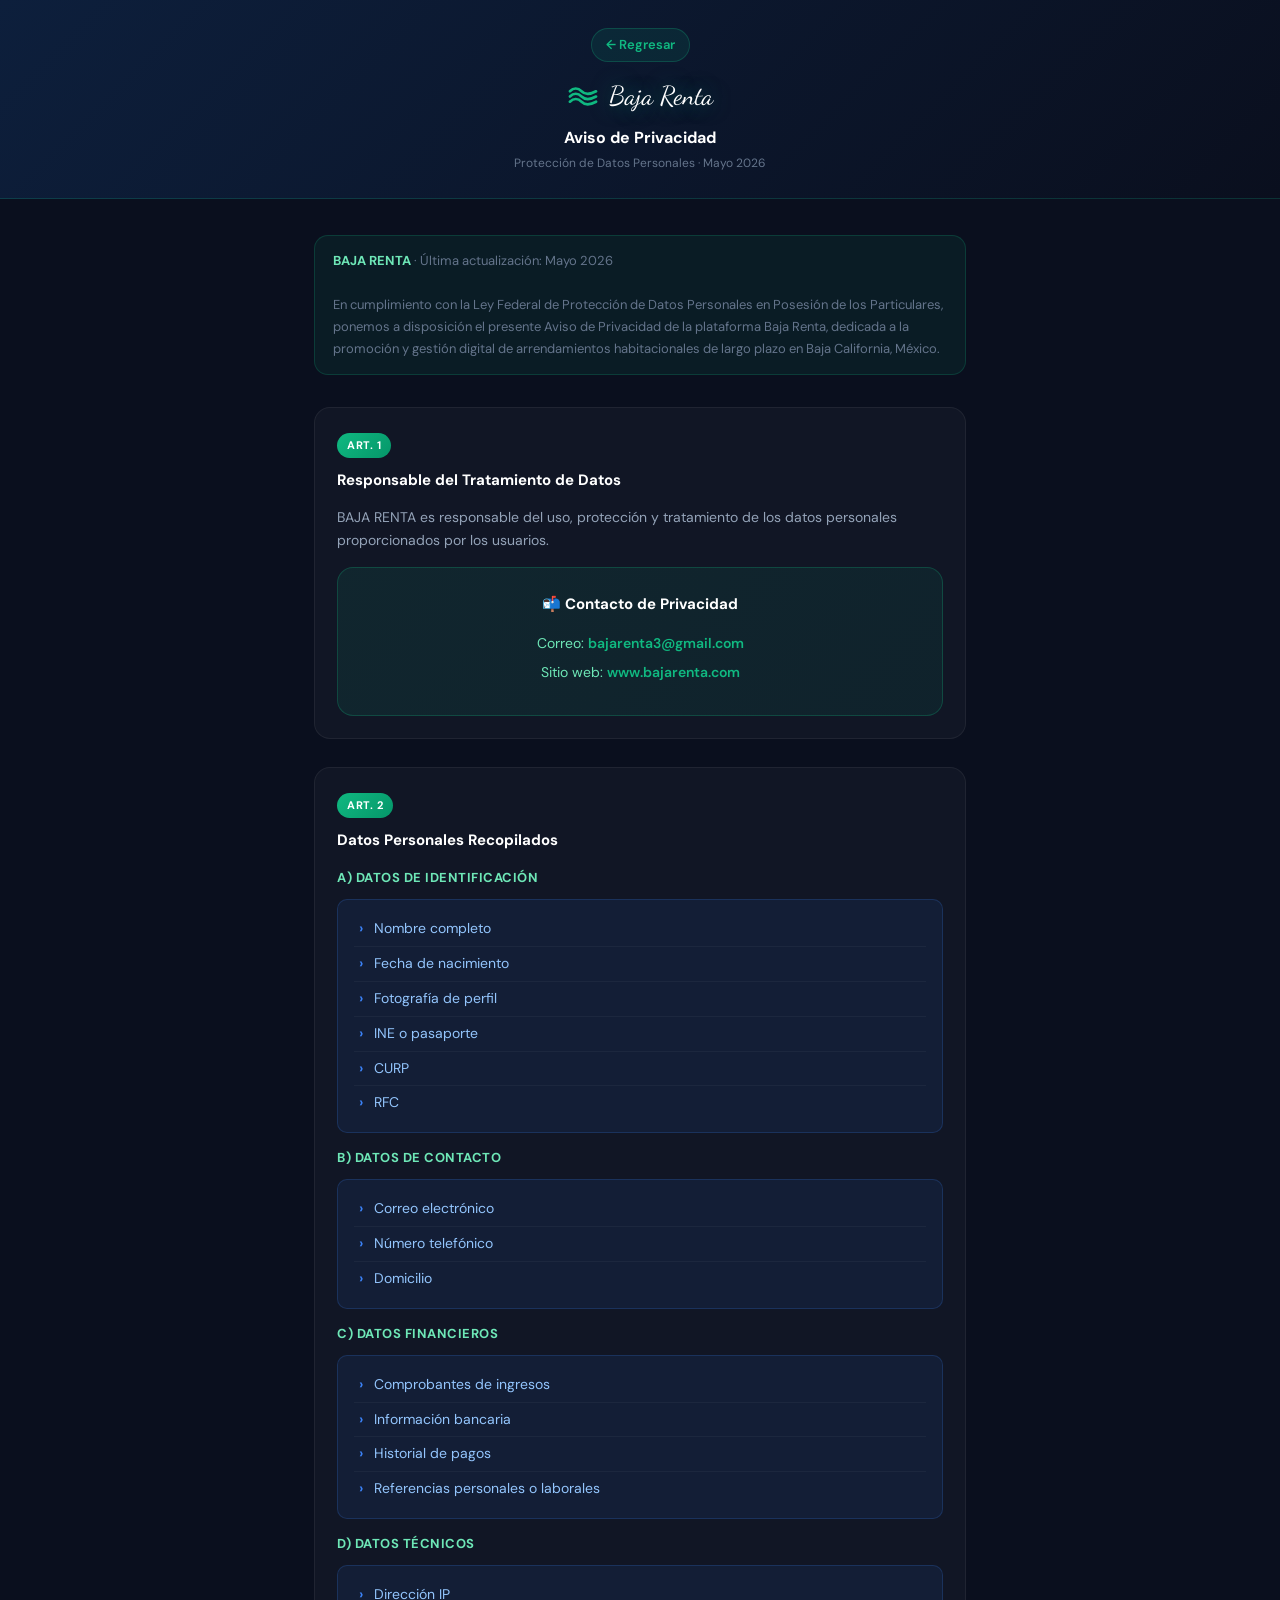
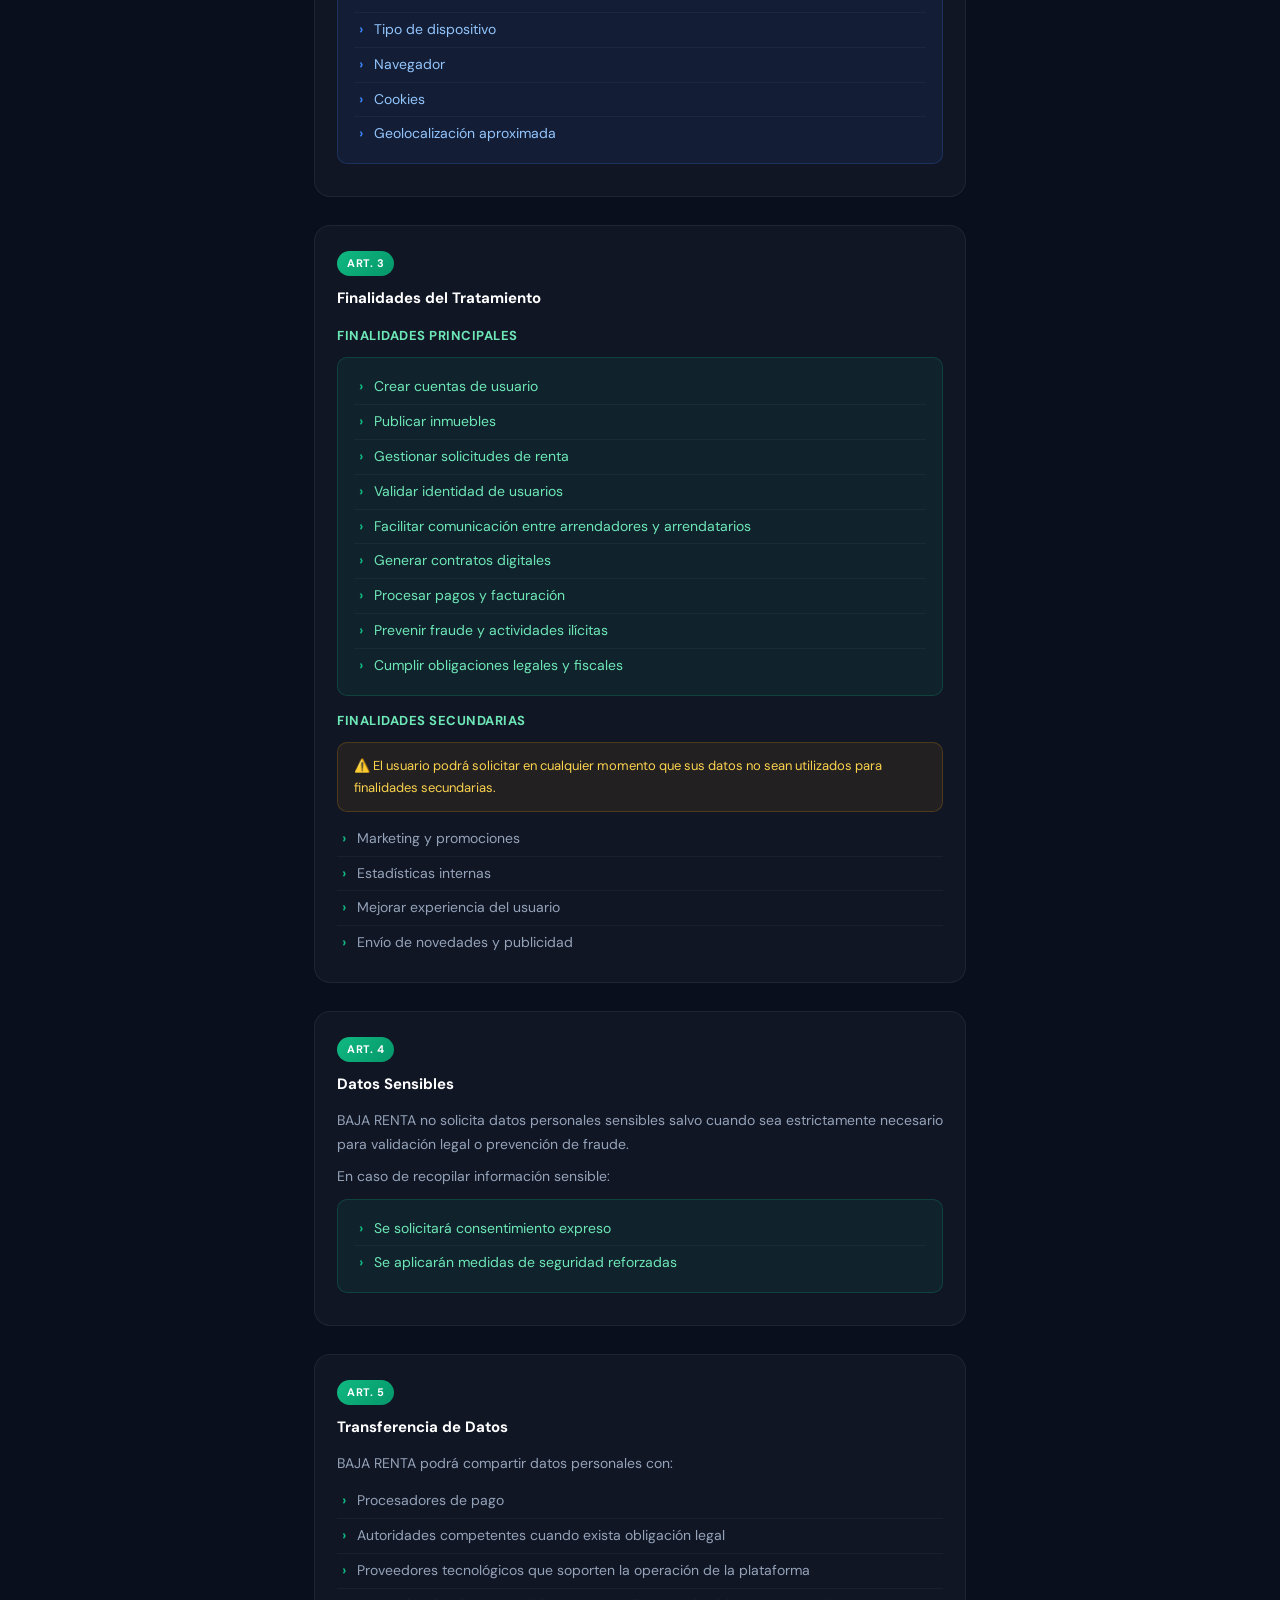
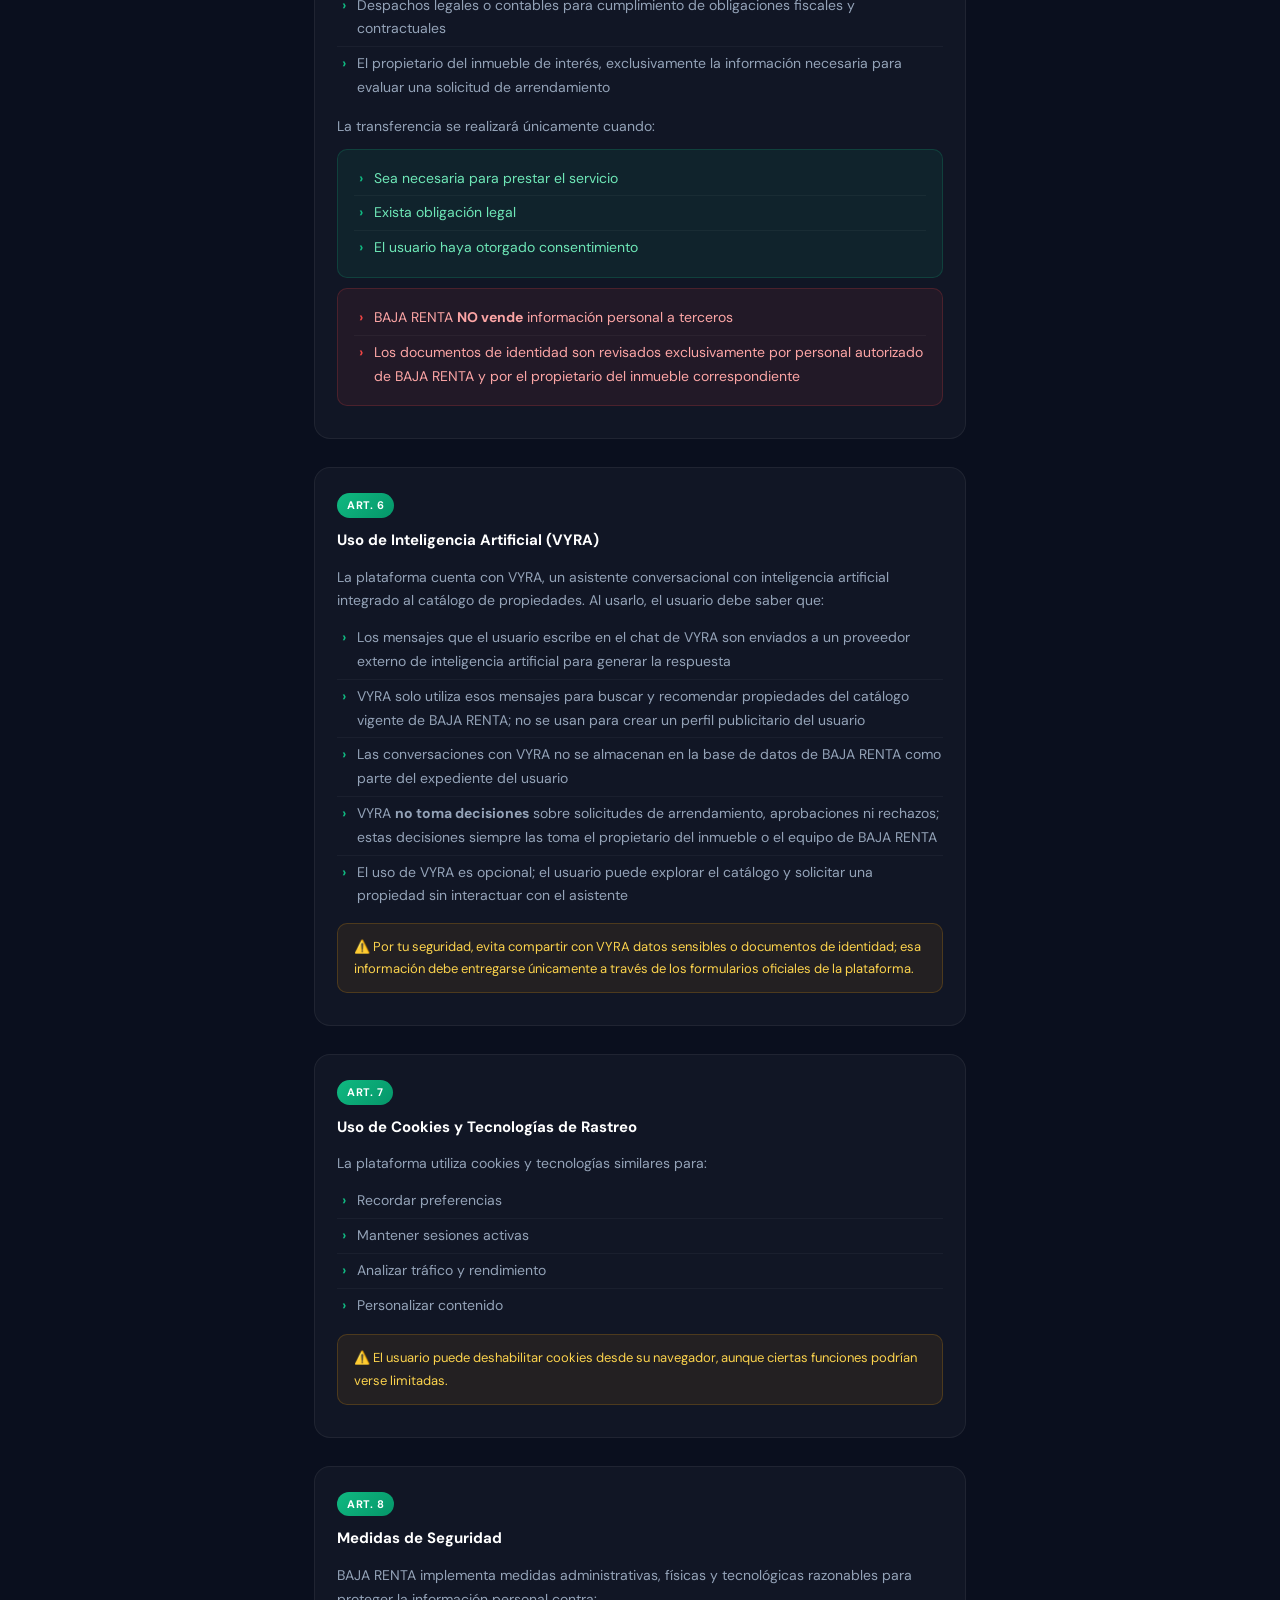
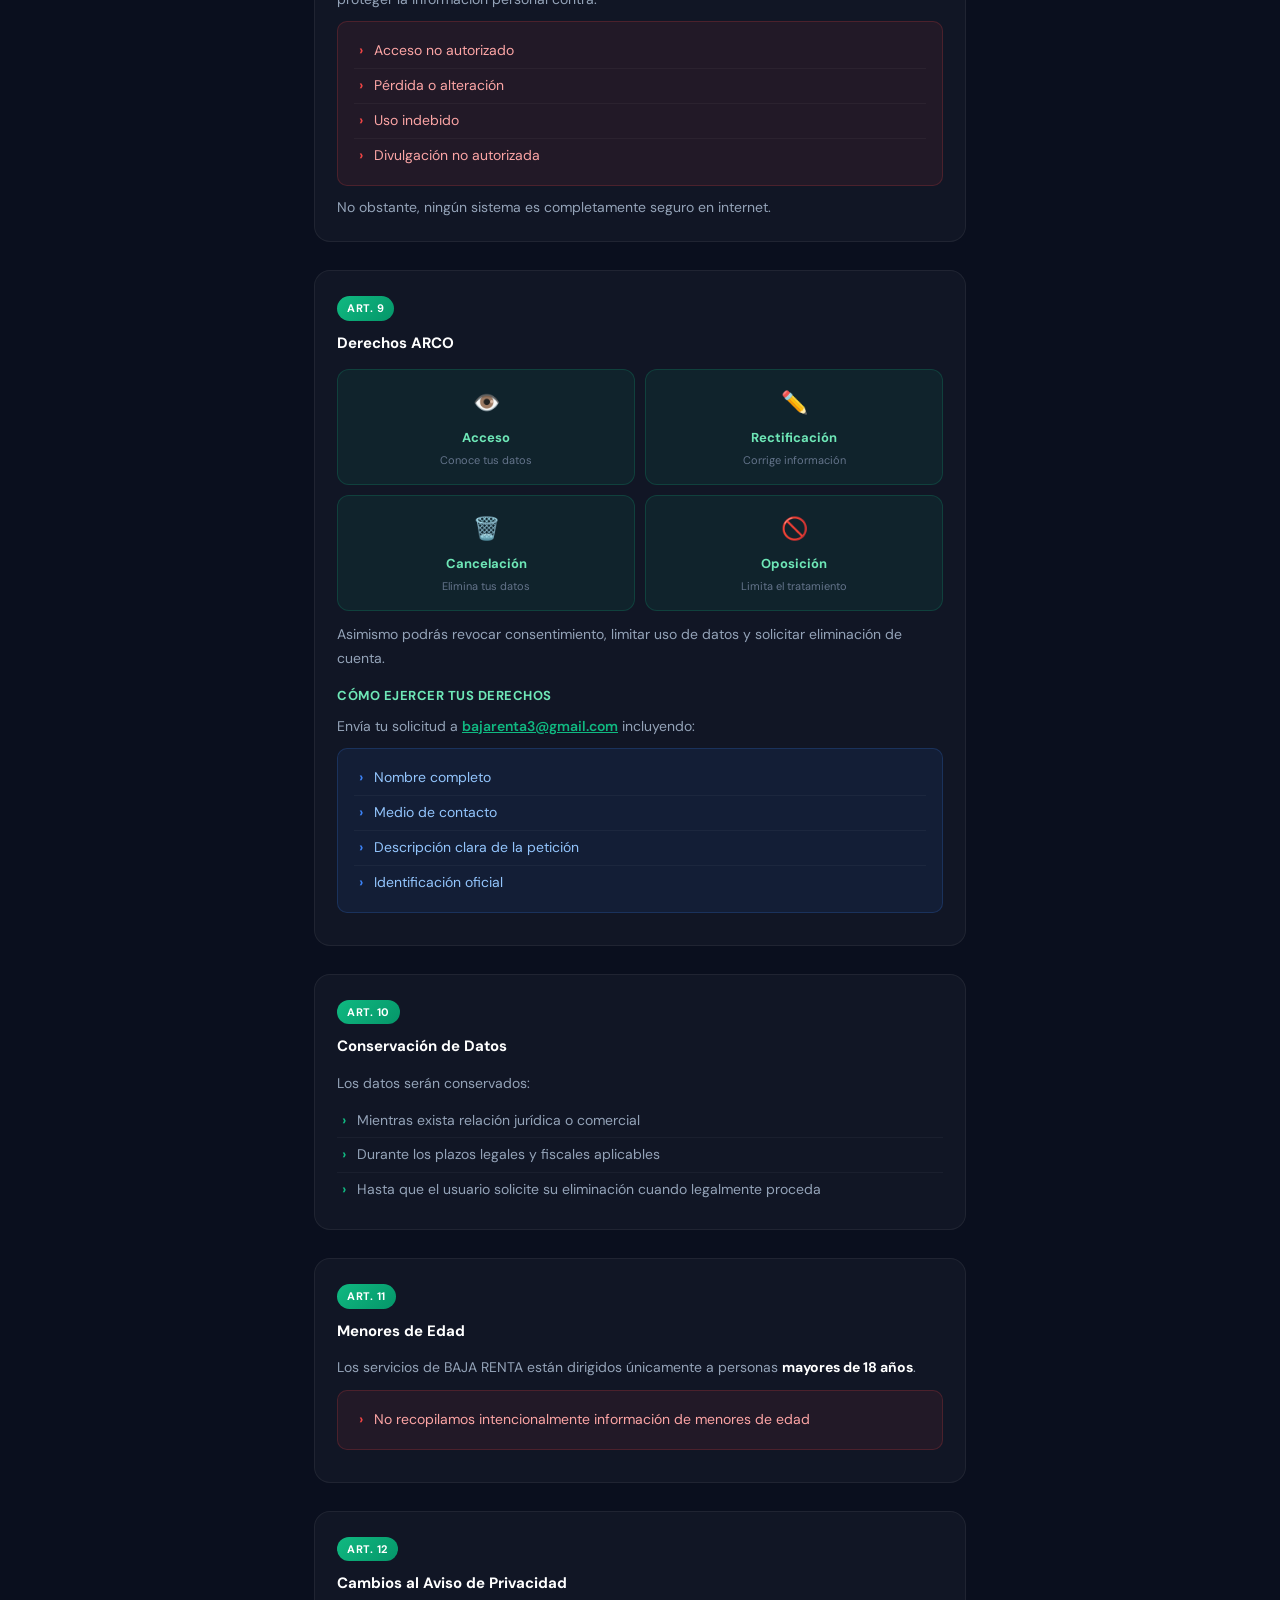
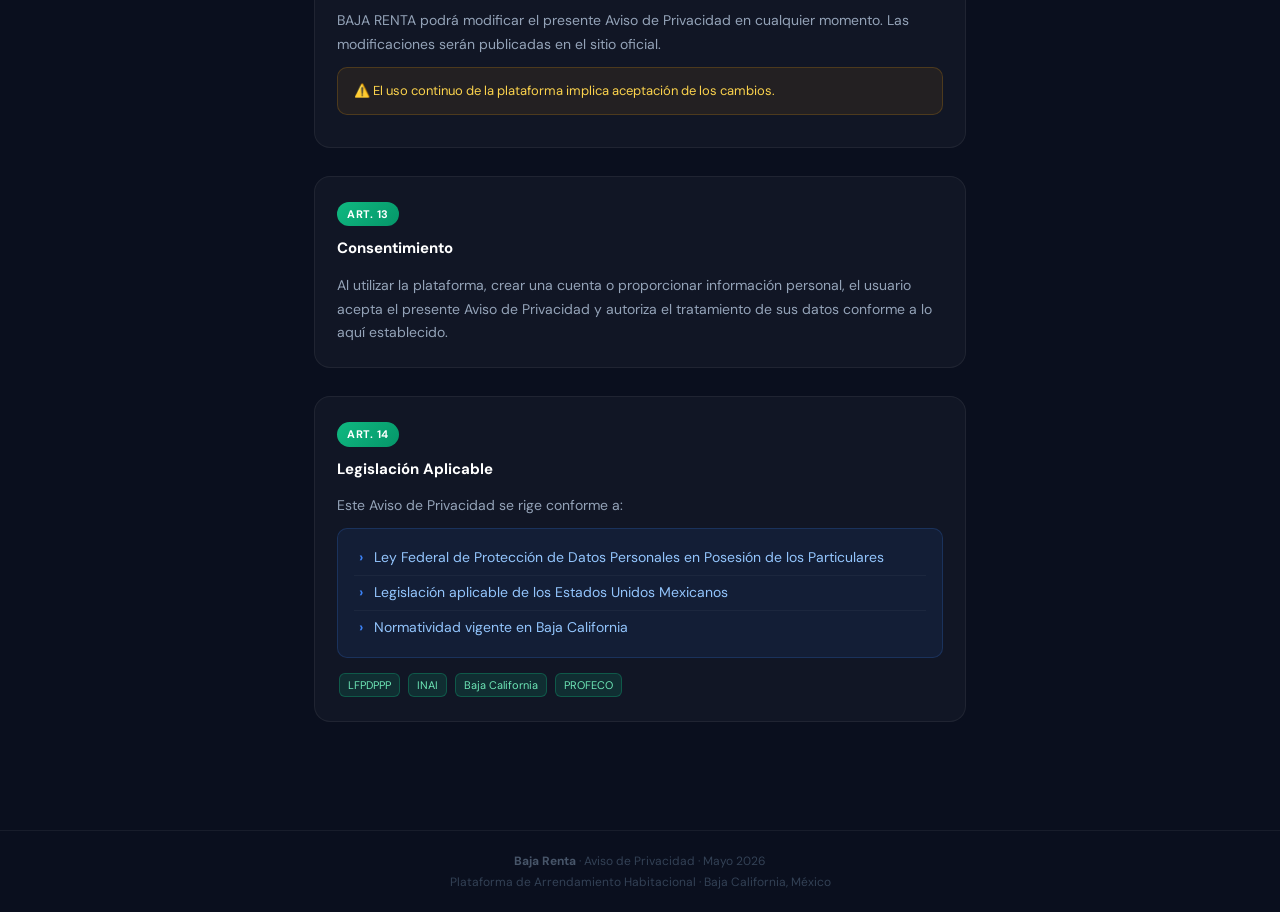
<file: privacidad.html>
<!DOCTYPE html>
<html lang="es">
<head>
  <meta charset="UTF-8" />
  <meta name="viewport" content="width=device-width, initial-scale=1.0" />
  <title>Aviso de Privacidad — Baja Renta</title>
  <link rel="preconnect" href="https://fonts.googleapis.com">
  <link href="https://fonts.googleapis.com/css2?family=DM+Sans:wght@300;400;500;600;700&family=Dancing+Script:wght@700&display=swap" rel="stylesheet">
  <style>
    *, *::before, *::after { box-sizing: border-box; margin: 0; padding: 0; }
    html { scroll-behavior: smooth; }
    body { font-family: 'DM Sans', sans-serif; background: #0a0f1e; color: #cbd5e1; line-height: 1.7; min-height: 100vh; }

    .header { background: linear-gradient(135deg, #0d1f3c, #0a0f1e); border-bottom: 1px solid rgba(16,185,129,0.2); padding: 28px 24px 24px; text-align: center; position: sticky; top: 0; z-index: 10; backdrop-filter: blur(12px); }
    .logo-wrap { display: flex; align-items: center; justify-content: center; gap: 10px; margin-bottom: 6px; }
    .logo-name { font-family: 'Dancing Script', cursive; font-size: 26px; color: white; text-shadow: 0 0 20px rgba(16,185,129,0.5); }
    .header-title { color: white; font-size: 16px; font-weight: 700; margin-top: 4px; }
    .header-sub { color: #64748b; font-size: 12px; margin-top: 2px; }
    .back-btn { display: inline-flex; align-items: center; gap: 6px; color: #10b981; font-size: 13px; font-weight: 600; text-decoration: none; background: rgba(16,185,129,0.1); border: 1px solid rgba(16,185,129,0.25); border-radius: 99px; padding: 5px 14px; margin-bottom: 12px; transition: all .2s; }
    .back-btn:hover { background: rgba(16,185,129,0.2); }

    .container { max-width: 700px; margin: 0 auto; padding: 36px 24px 80px; }

    .meta { background: rgba(16,185,129,0.08); border: 1px solid rgba(16,185,129,0.2); border-radius: 14px; padding: 14px 18px; margin-bottom: 32px; font-size: 13px; color: #64748b; }
    .meta strong { color: #6ee7b7; }

    .section { margin-bottom: 28px; background: rgba(255,255,255,0.03); border: 1px solid rgba(255,255,255,0.06); border-radius: 16px; padding: 22px; }
    .art-num { display: inline-block; background: linear-gradient(135deg, #10b981, #059669); color: white; font-size: 11px; font-weight: 700; padding: 3px 10px; border-radius: 99px; margin-bottom: 10px; letter-spacing: 0.5px; }
    .section h2 { color: white; font-size: 15px; font-weight: 700; margin-bottom: 12px; }
    .section h3 { color: #6ee7b7; font-size: 13px; font-weight: 700; margin: 14px 0 8px; text-transform: uppercase; letter-spacing: 0.5px; }
    .section p { font-size: 14px; color: #94a3b8; margin-bottom: 8px; }
    .section p:last-child { margin-bottom: 0; }

    ul { list-style: none; padding: 0; margin: 0; }
    li { font-size: 14px; color: #94a3b8; padding: 5px 0 5px 20px; position: relative; border-bottom: 1px solid rgba(255,255,255,0.04); }
    li:last-child { border-bottom: none; }
    li::before { content: "›"; position: absolute; left: 5px; color: #10b981; font-weight: 700; }

    .box-green { background: rgba(16,185,129,0.08); border: 1px solid rgba(16,185,129,0.2); border-radius: 10px; padding: 12px 16px; margin: 10px 0; }
    .box-green li { color: #6ee7b7; } .box-green li::before { color: #10b981; }
    .box-red { background: rgba(239,68,68,0.08); border: 1px solid rgba(239,68,68,0.2); border-radius: 10px; padding: 12px 16px; margin: 10px 0; }
    .box-red li { color: #fca5a5; } .box-red li::before { color: #ef4444; }
    .box-amber { background: rgba(245,158,11,0.08); border: 1px solid rgba(245,158,11,0.2); border-radius: 10px; padding: 12px 16px; margin: 10px 0; }
    .box-amber p { color: #fcd34d; font-size: 13px; margin: 0; }
    .box-blue { background: rgba(59,130,246,0.08); border: 1px solid rgba(59,130,246,0.2); border-radius: 10px; padding: 12px 16px; margin: 10px 0; }
    .box-blue li { color: #93c5fd; } .box-blue li::before { color: #3b82f6; }

    .arco-grid { display: grid; grid-template-columns: 1fr 1fr; gap: 10px; margin: 12px 0; }
    .arco-card { background: rgba(16,185,129,0.08); border: 1px solid rgba(16,185,129,0.2); border-radius: 12px; padding: 14px; text-align: center; }
    .arco-icon { font-size: 22px; margin-bottom: 6px; }
    .arco-label { color: #6ee7b7; font-size: 13px; font-weight: 700; }
    .arco-desc { color: #64748b; font-size: 11px; margin-top: 2px; }

    .contact-card { background: linear-gradient(135deg, rgba(16,185,129,0.1), rgba(5,150,105,0.1)); border: 1px solid rgba(16,185,129,0.25); border-radius: 16px; padding: 24px; text-align: center; margin-bottom: 28px; }
    .contact-card h2 { color: white; font-size: 15px; font-weight: 700; margin-bottom: 14px; }
    .contact-item { color: #6ee7b7; font-size: 14px; margin-bottom: 6px; }
    .contact-item a { color: #10b981; text-decoration: none; font-weight: 600; }
    .contact-item a:hover { text-decoration: underline; }

    .tag { display: inline-block; background: rgba(16,185,129,0.15); border: 1px solid rgba(16,185,129,0.3); border-radius: 6px; padding: 2px 8px; font-size: 11px; color: #6ee7b7; margin: 2px; }

    .footer { text-align: center; padding: 20px; color: #334155; font-size: 12px; border-top: 1px solid rgba(255,255,255,0.06); }
    .footer strong { color: #475569; }
  </style>
</head>
<body>

<header class="header">
  <a href="index.html" class="back-btn">← Regresar</a>
  <div class="logo-wrap">
    <svg width="32" height="21" viewBox="0 0 110 72" fill="none">
      <path d="M10 18 C22 6,38 6,50 18 C62 30,78 30,100 18" stroke="#10b981" stroke-width="9" stroke-linecap="round" fill="none"/>
      <path d="M10 36 C22 24,38 24,50 36 C62 48,78 48,100 36" stroke="#10b981" stroke-width="9" stroke-linecap="round" fill="none"/>
      <path d="M10 54 C22 42,38 42,50 54 C62 66,78 66,100 54" stroke="#10b981" stroke-width="9" stroke-linecap="round" fill="none"/>
    </svg>
    <span class="logo-name">Baja Renta</span>
  </div>
  <div class="header-title">Aviso de Privacidad</div>
  <div class="header-sub">Protección de Datos Personales · Mayo 2026</div>
</header>

<div class="container">

  <div class="meta">
    <strong>BAJA RENTA</strong> · Última actualización: Mayo 2026<br><br>
    En cumplimiento con la Ley Federal de Protección de Datos Personales en Posesión de los Particulares, ponemos a disposición el presente Aviso de Privacidad de la plataforma Baja Renta, dedicada a la promoción y gestión digital de arrendamientos habitacionales de largo plazo en Baja California, México.
  </div>

  <!-- 1. Responsable -->
  <div class="section">
    <span class="art-num">ART. 1</span>
    <h2>Responsable del Tratamiento de Datos</h2>
    <p>BAJA RENTA es responsable del uso, protección y tratamiento de los datos personales proporcionados por los usuarios.</p>
    <div class="contact-card" style="margin-bottom:0; margin-top:14px;">
      <h2>📬 Contacto de Privacidad</h2>
      <div class="contact-item">Correo: <a href="mailto:bajarenta3@gmail.com">bajarenta3@gmail.com</a></div>
      <div class="contact-item">Sitio web: <a href="https://www.bajarenta.com" target="_blank">www.bajarenta.com</a></div>
    </div>
  </div>

  <!-- 2. Datos recopilados -->
  <div class="section">
    <span class="art-num">ART. 2</span>
    <h2>Datos Personales Recopilados</h2>

    <h3>A) Datos de Identificación</h3>
    <div class="box-blue"><ul>
      <li>Nombre completo</li>
      <li>Fecha de nacimiento</li>
      <li>Fotografía de perfil</li>
      <li>INE o pasaporte</li>
      <li>CURP</li>
      <li>RFC</li>
    </ul></div>

    <h3>B) Datos de Contacto</h3>
    <div class="box-blue"><ul>
      <li>Correo electrónico</li>
      <li>Número telefónico</li>
      <li>Domicilio</li>
    </ul></div>

    <h3>C) Datos Financieros</h3>
    <div class="box-blue"><ul>
      <li>Comprobantes de ingresos</li>
      <li>Información bancaria</li>
      <li>Historial de pagos</li>
      <li>Referencias personales o laborales</li>
    </ul></div>

    <h3>D) Datos Técnicos</h3>
    <div class="box-blue"><ul>
      <li>Dirección IP</li>
      <li>Tipo de dispositivo</li>
      <li>Navegador</li>
      <li>Cookies</li>
      <li>Geolocalización aproximada</li>
    </ul></div>
  </div>

  <!-- 3. Finalidades -->
  <div class="section">
    <span class="art-num">ART. 3</span>
    <h2>Finalidades del Tratamiento</h2>

    <h3>Finalidades Principales</h3>
    <div class="box-green"><ul>
      <li>Crear cuentas de usuario</li>
      <li>Publicar inmuebles</li>
      <li>Gestionar solicitudes de renta</li>
      <li>Validar identidad de usuarios</li>
      <li>Facilitar comunicación entre arrendadores y arrendatarios</li>
      <li>Generar contratos digitales</li>
      <li>Procesar pagos y facturación</li>
      <li>Prevenir fraude y actividades ilícitas</li>
      <li>Cumplir obligaciones legales y fiscales</li>
    </ul></div>

    <h3>Finalidades Secundarias</h3>
    <div class="box-amber"><p>⚠️ El usuario podrá solicitar en cualquier momento que sus datos no sean utilizados para finalidades secundarias.</p></div>
    <ul>
      <li>Marketing y promociones</li>
      <li>Estadísticas internas</li>
      <li>Mejorar experiencia del usuario</li>
      <li>Envío de novedades y publicidad</li>
    </ul>
  </div>

  <!-- 4. Datos sensibles -->
  <div class="section">
    <span class="art-num">ART. 4</span>
    <h2>Datos Sensibles</h2>
    <p>BAJA RENTA no solicita datos personales sensibles salvo cuando sea estrictamente necesario para validación legal o prevención de fraude.</p>
    <p>En caso de recopilar información sensible:</p>
    <div class="box-green"><ul>
      <li>Se solicitará consentimiento expreso</li>
      <li>Se aplicarán medidas de seguridad reforzadas</li>
    </ul></div>
  </div>

  <!-- 5. Transferencia -->
  <div class="section">
    <span class="art-num">ART. 5</span>
    <h2>Transferencia de Datos</h2>
    <p>BAJA RENTA podrá compartir datos personales con:</p>
    <ul>
      <li>Procesadores de pago</li>
      <li>Autoridades competentes cuando exista obligación legal</li>
      <li>Proveedores tecnológicos que soporten la operación de la plataforma</li>
      <li>Despachos legales o contables para cumplimiento de obligaciones fiscales y contractuales</li>
      <li>El propietario del inmueble de interés, exclusivamente la información necesaria para evaluar una solicitud de arrendamiento</li>
    </ul>
    <p style="margin-top:10px">La transferencia se realizará únicamente cuando:</p>
    <div class="box-green"><ul>
      <li>Sea necesaria para prestar el servicio</li>
      <li>Exista obligación legal</li>
      <li>El usuario haya otorgado consentimiento</li>
    </ul></div>
    <div class="box-red" style="margin-top:10px"><ul>
      <li>BAJA RENTA <strong>NO vende</strong> información personal a terceros</li>
      <li>Los documentos de identidad son revisados exclusivamente por personal autorizado de BAJA RENTA y por el propietario del inmueble correspondiente</li>
    </ul></div>
  </div>

  <!-- 6. Uso de Inteligencia Artificial -->
  <div class="section">
    <span class="art-num">ART. 6</span>
    <h2>Uso de Inteligencia Artificial (VYRA)</h2>
    <p>La plataforma cuenta con VYRA, un asistente conversacional con inteligencia artificial integrado al catálogo de propiedades. Al usarlo, el usuario debe saber que:</p>
    <ul>
      <li>Los mensajes que el usuario escribe en el chat de VYRA son enviados a un proveedor externo de inteligencia artificial para generar la respuesta</li>
      <li>VYRA solo utiliza esos mensajes para buscar y recomendar propiedades del catálogo vigente de BAJA RENTA; no se usan para crear un perfil publicitario del usuario</li>
      <li>Las conversaciones con VYRA no se almacenan en la base de datos de BAJA RENTA como parte del expediente del usuario</li>
      <li>VYRA <strong>no toma decisiones</strong> sobre solicitudes de arrendamiento, aprobaciones ni rechazos; estas decisiones siempre las toma el propietario del inmueble o el equipo de BAJA RENTA</li>
      <li>El uso de VYRA es opcional; el usuario puede explorar el catálogo y solicitar una propiedad sin interactuar con el asistente</li>
    </ul>
    <div class="box-amber"><p>⚠️ Por tu seguridad, evita compartir con VYRA datos sensibles o documentos de identidad; esa información debe entregarse únicamente a través de los formularios oficiales de la plataforma.</p></div>
  </div>

  <!-- 7. Cookies -->
  <div class="section">
    <span class="art-num">ART. 7</span>
    <h2>Uso de Cookies y Tecnologías de Rastreo</h2>
    <p>La plataforma utiliza cookies y tecnologías similares para:</p>
    <ul>
      <li>Recordar preferencias</li>
      <li>Mantener sesiones activas</li>
      <li>Analizar tráfico y rendimiento</li>
      <li>Personalizar contenido</li>
    </ul>
    <div class="box-amber" style="margin-top:12px"><p>⚠️ El usuario puede deshabilitar cookies desde su navegador, aunque ciertas funciones podrían verse limitadas.</p></div>
  </div>

  <!-- 7. Seguridad -->
  <div class="section">
    <span class="art-num">ART. 8</span>
    <h2>Medidas de Seguridad</h2>
    <p>BAJA RENTA implementa medidas administrativas, físicas y tecnológicas razonables para proteger la información personal contra:</p>
    <div class="box-red"><ul>
      <li>Acceso no autorizado</li>
      <li>Pérdida o alteración</li>
      <li>Uso indebido</li>
      <li>Divulgación no autorizada</li>
    </ul></div>
    <p>No obstante, ningún sistema es completamente seguro en internet.</p>
  </div>

  <!-- 8. Derechos ARCO -->
  <div class="section">
    <span class="art-num">ART. 9</span>
    <h2>Derechos ARCO</h2>
    <div class="arco-grid">
      <div class="arco-card">
        <div class="arco-icon">👁️</div>
        <div class="arco-label">Acceso</div>
        <div class="arco-desc">Conoce tus datos</div>
      </div>
      <div class="arco-card">
        <div class="arco-icon">✏️</div>
        <div class="arco-label">Rectificación</div>
        <div class="arco-desc">Corrige información</div>
      </div>
      <div class="arco-card">
        <div class="arco-icon">🗑️</div>
        <div class="arco-label">Cancelación</div>
        <div class="arco-desc">Elimina tus datos</div>
      </div>
      <div class="arco-card">
        <div class="arco-icon">🚫</div>
        <div class="arco-label">Oposición</div>
        <div class="arco-desc">Limita el tratamiento</div>
      </div>
    </div>
    <p>Asimismo podrás revocar consentimiento, limitar uso de datos y solicitar eliminación de cuenta.</p>
    <h3>Cómo ejercer tus derechos</h3>
    <p>Envía tu solicitud a <a href="mailto:bajarenta3@gmail.com" style="color:#10b981;font-weight:600">bajarenta3@gmail.com</a> incluyendo:</p>
    <div class="box-blue"><ul>
      <li>Nombre completo</li>
      <li>Medio de contacto</li>
      <li>Descripción clara de la petición</li>
      <li>Identificación oficial</li>
    </ul></div>
  </div>

  <!-- 9. Conservación -->
  <div class="section">
    <span class="art-num">ART. 10</span>
    <h2>Conservación de Datos</h2>
    <p>Los datos serán conservados:</p>
    <ul>
      <li>Mientras exista relación jurídica o comercial</li>
      <li>Durante los plazos legales y fiscales aplicables</li>
      <li>Hasta que el usuario solicite su eliminación cuando legalmente proceda</li>
    </ul>
  </div>

  <!-- 10. Menores -->
  <div class="section">
    <span class="art-num">ART. 11</span>
    <h2>Menores de Edad</h2>
    <p>Los servicios de BAJA RENTA están dirigidos únicamente a personas <strong style="color:white">mayores de 18 años</strong>.</p>
    <div class="box-red"><ul>
      <li>No recopilamos intencionalmente información de menores de edad</li>
    </ul></div>
  </div>

  <!-- 11. Cambios -->
  <div class="section">
    <span class="art-num">ART. 12</span>
    <h2>Cambios al Aviso de Privacidad</h2>
    <p>BAJA RENTA podrá modificar el presente Aviso de Privacidad en cualquier momento. Las modificaciones serán publicadas en el sitio oficial.</p>
    <div class="box-amber"><p>⚠️ El uso continuo de la plataforma implica aceptación de los cambios.</p></div>
  </div>

  <!-- 12. Consentimiento -->
  <div class="section">
    <span class="art-num">ART. 13</span>
    <h2>Consentimiento</h2>
    <p>Al utilizar la plataforma, crear una cuenta o proporcionar información personal, el usuario acepta el presente Aviso de Privacidad y autoriza el tratamiento de sus datos conforme a lo aquí establecido.</p>
  </div>

  <!-- 13. Legislación -->
  <div class="section">
    <span class="art-num">ART. 14</span>
    <h2>Legislación Aplicable</h2>
    <p>Este Aviso de Privacidad se rige conforme a:</p>
    <div class="box-blue"><ul>
      <li>Ley Federal de Protección de Datos Personales en Posesión de los Particulares</li>
      <li>Legislación aplicable de los Estados Unidos Mexicanos</li>
      <li>Normatividad vigente en Baja California</li>
    </ul></div>
    <div style="margin-top:12px">
      <span class="tag">LFPDPPP</span>
      <span class="tag">INAI</span>
      <span class="tag">Baja California</span>
      <span class="tag">PROFECO</span>
    </div>
  </div>

</div>

<footer class="footer">
  <strong>Baja Renta</strong> · Aviso de Privacidad · Mayo 2026<br>
  Plataforma de Arrendamiento Habitacional · Baja California, México
</footer>

</body>
</html>
</file>
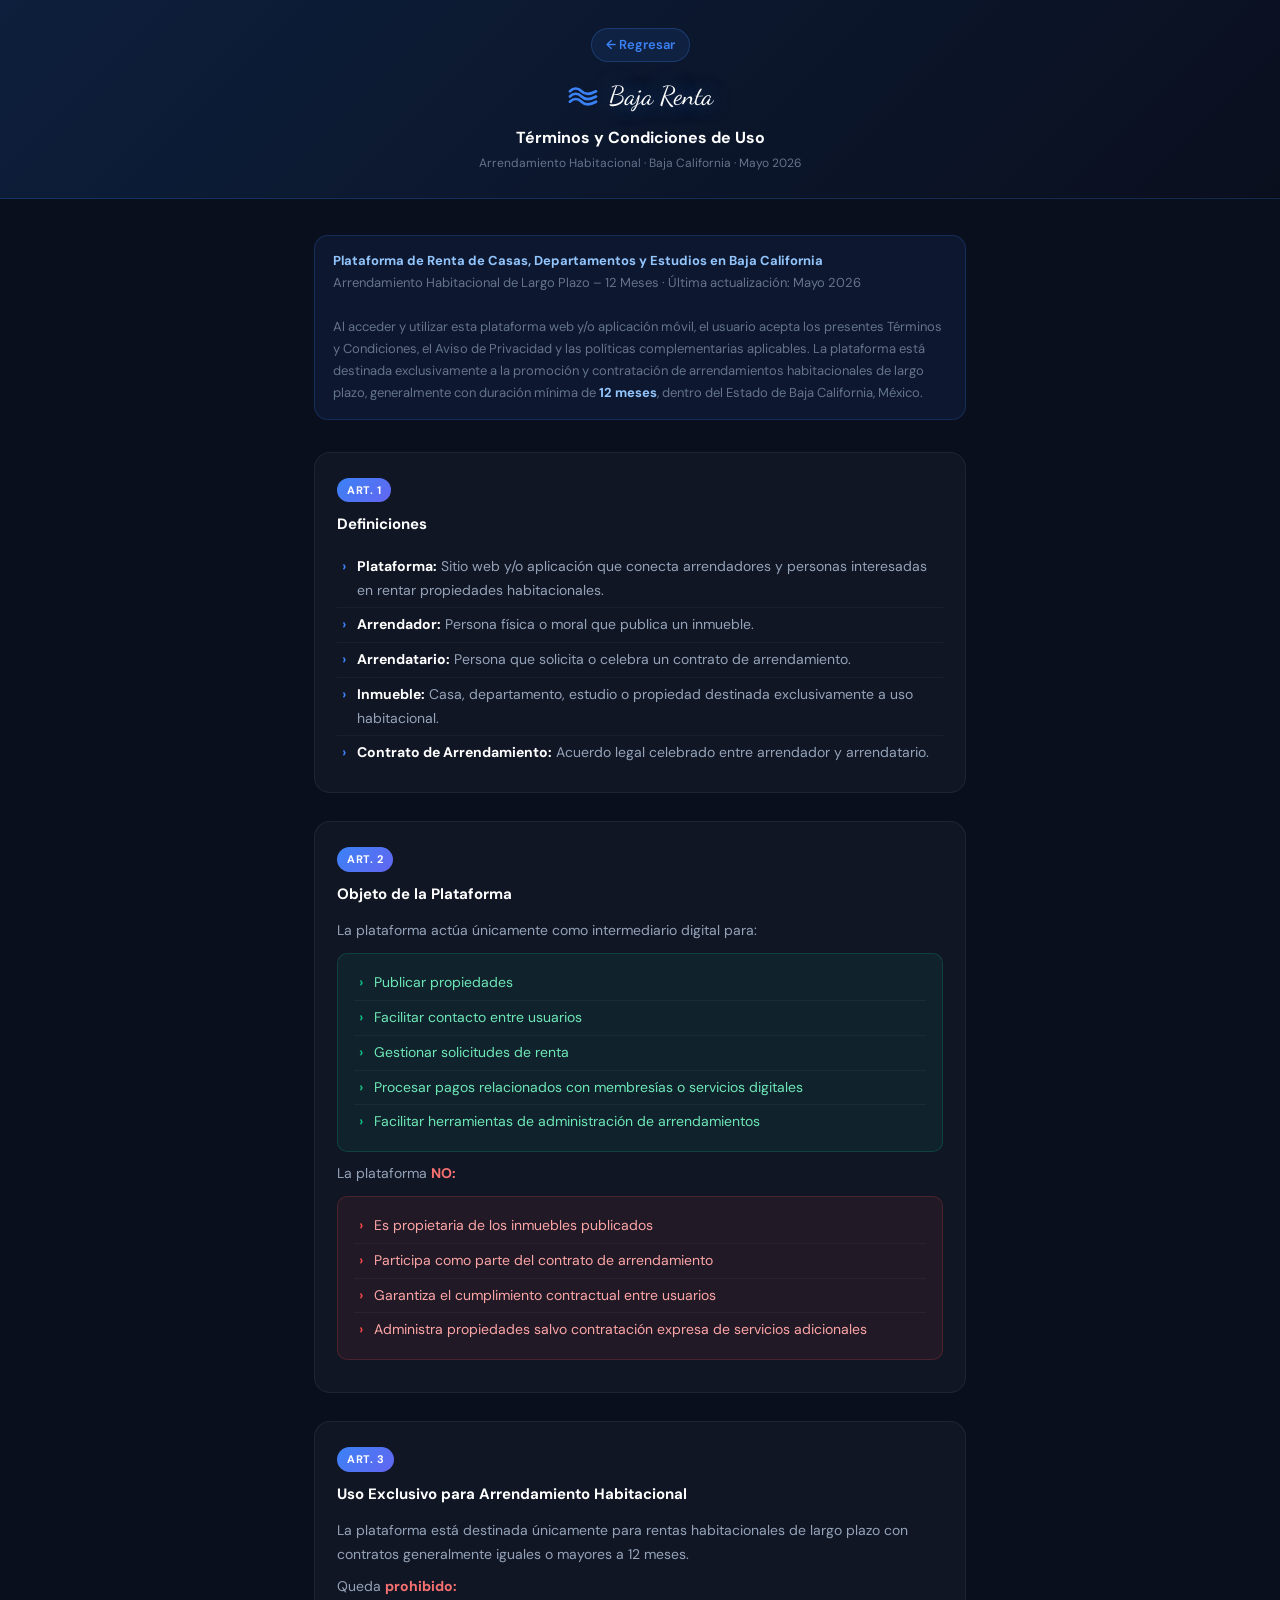
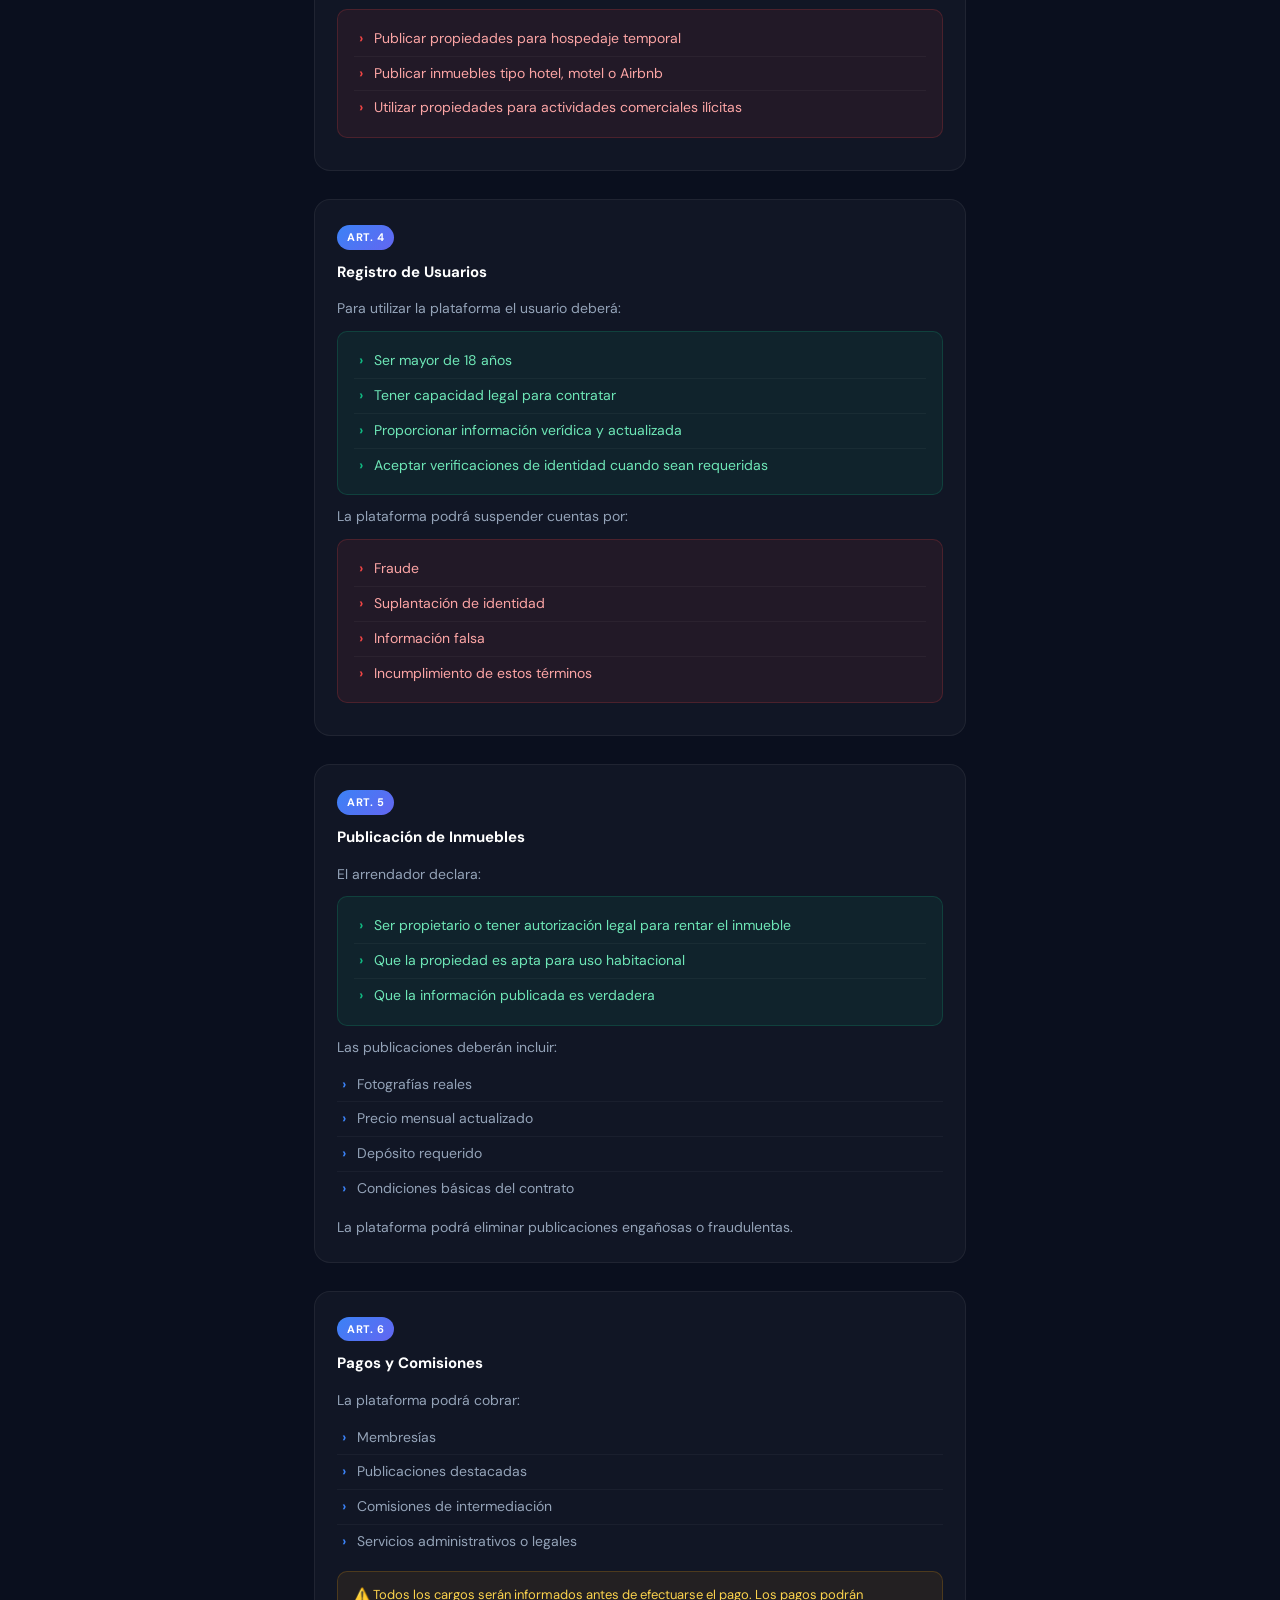
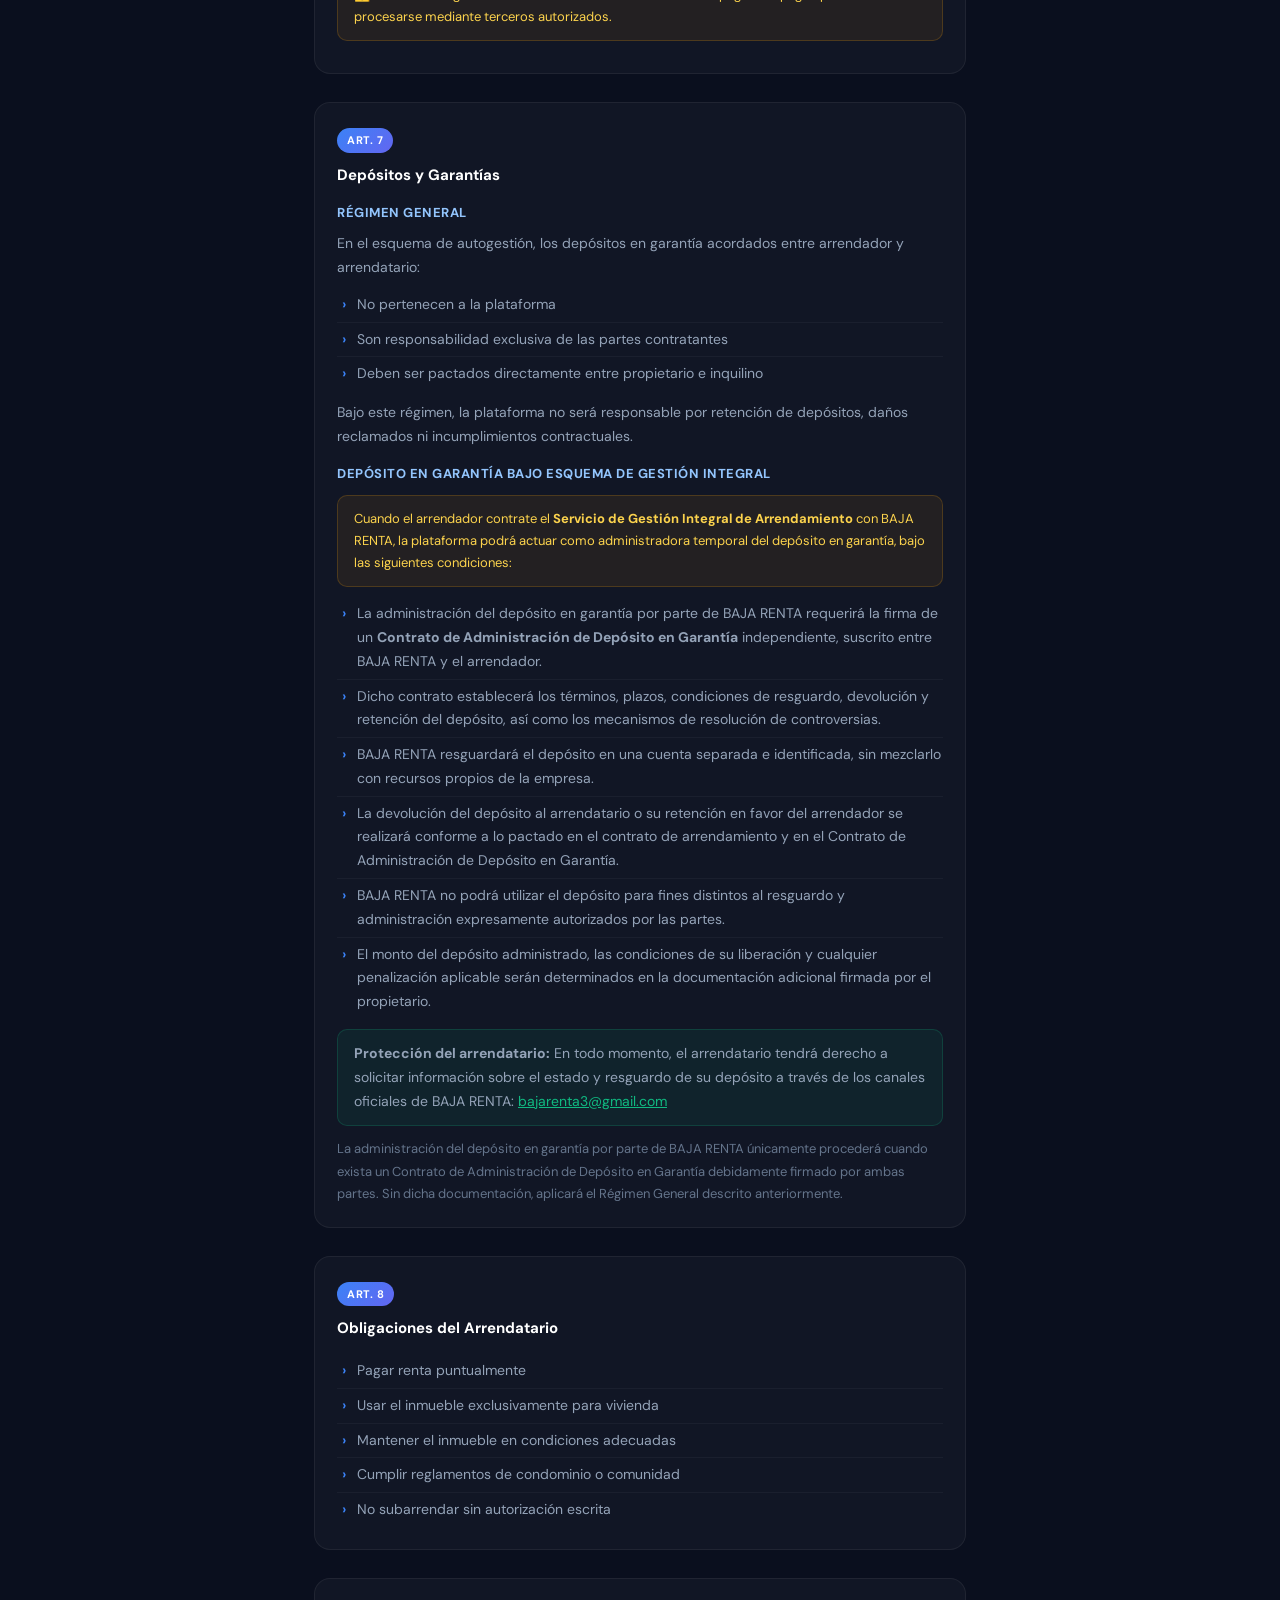
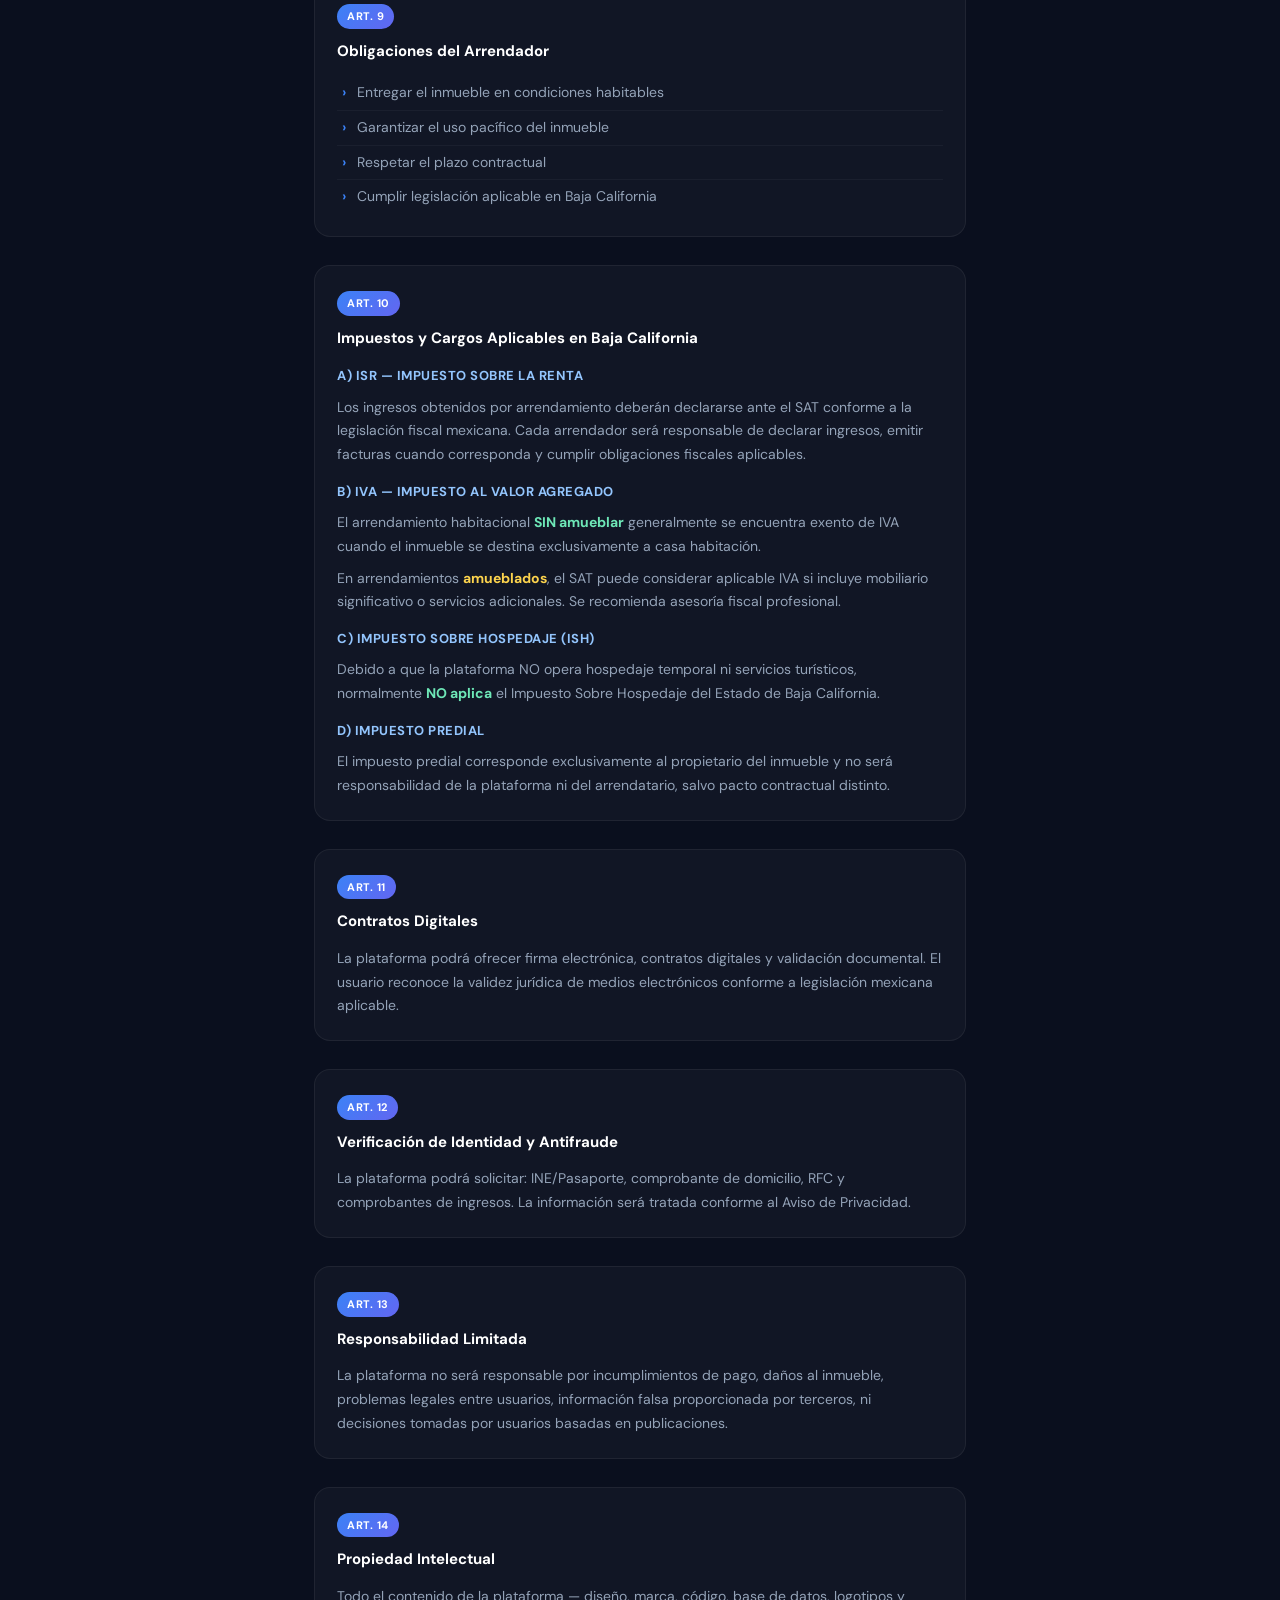
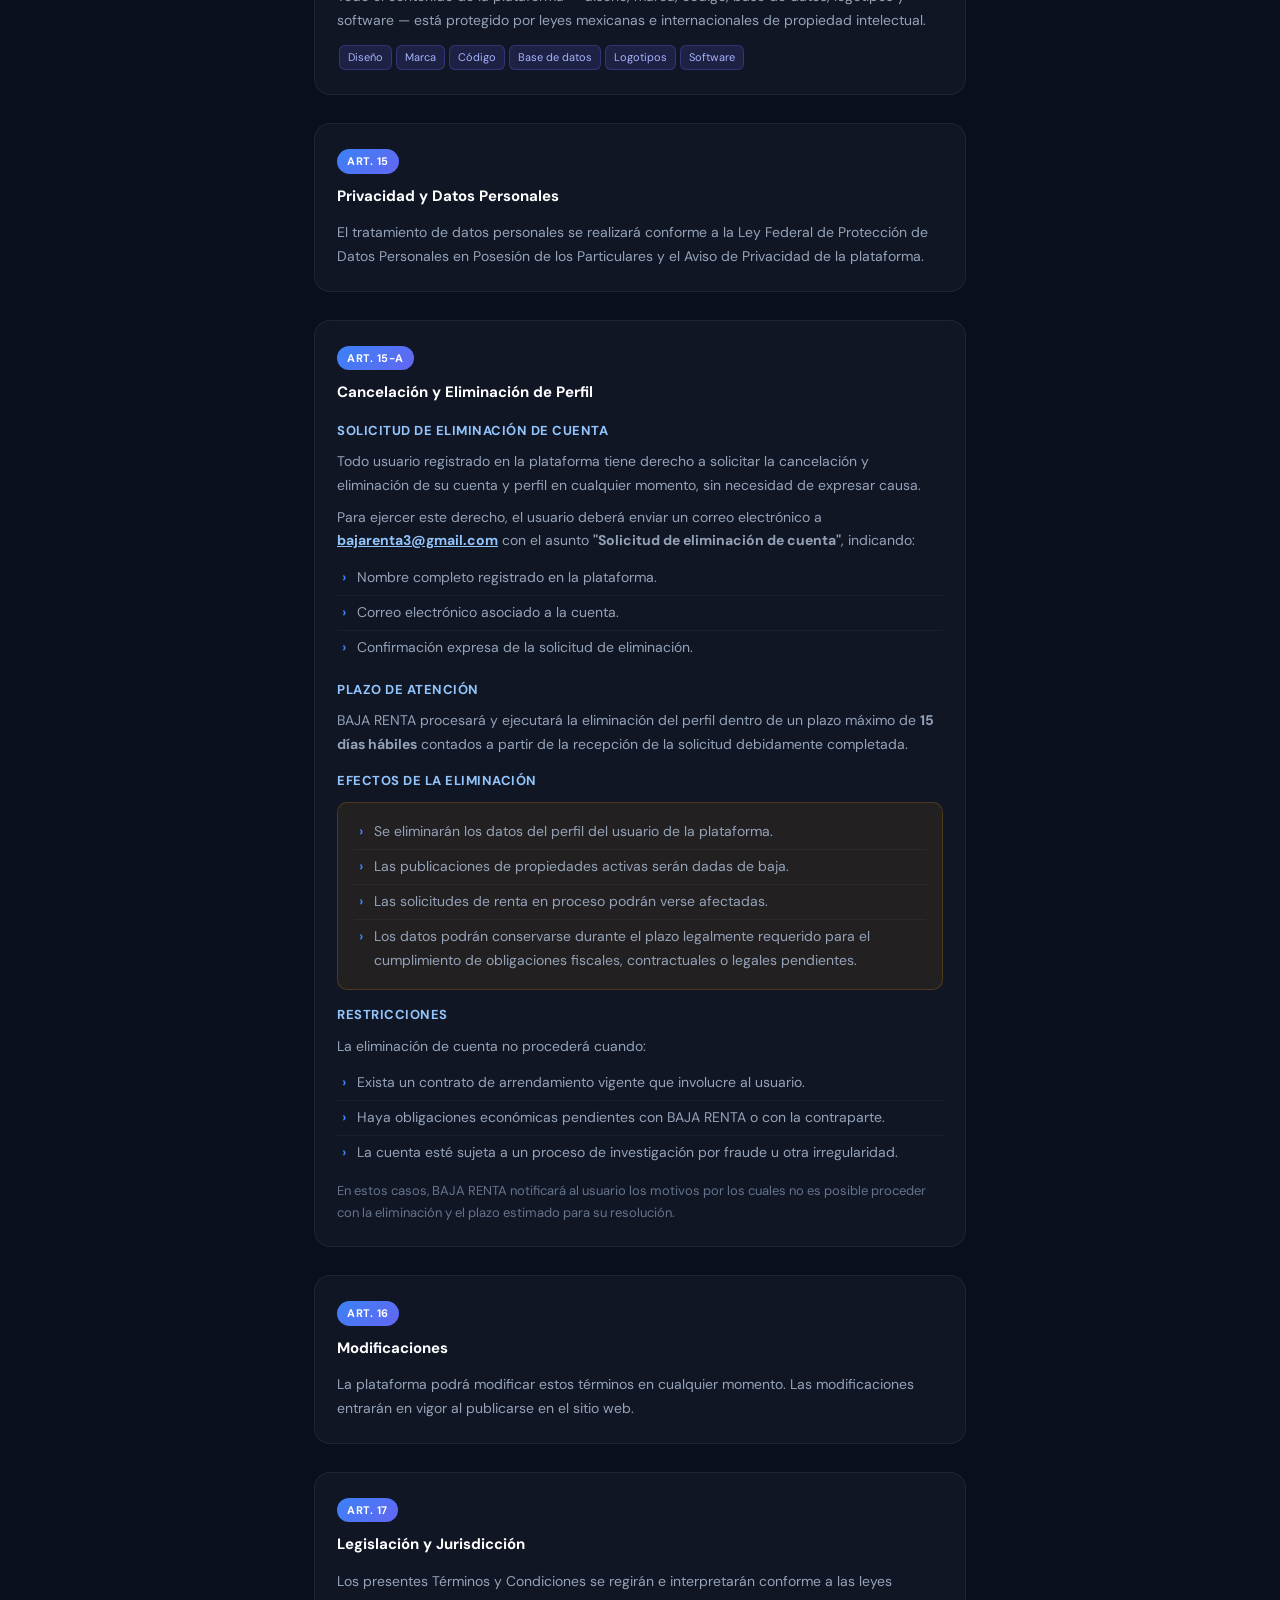
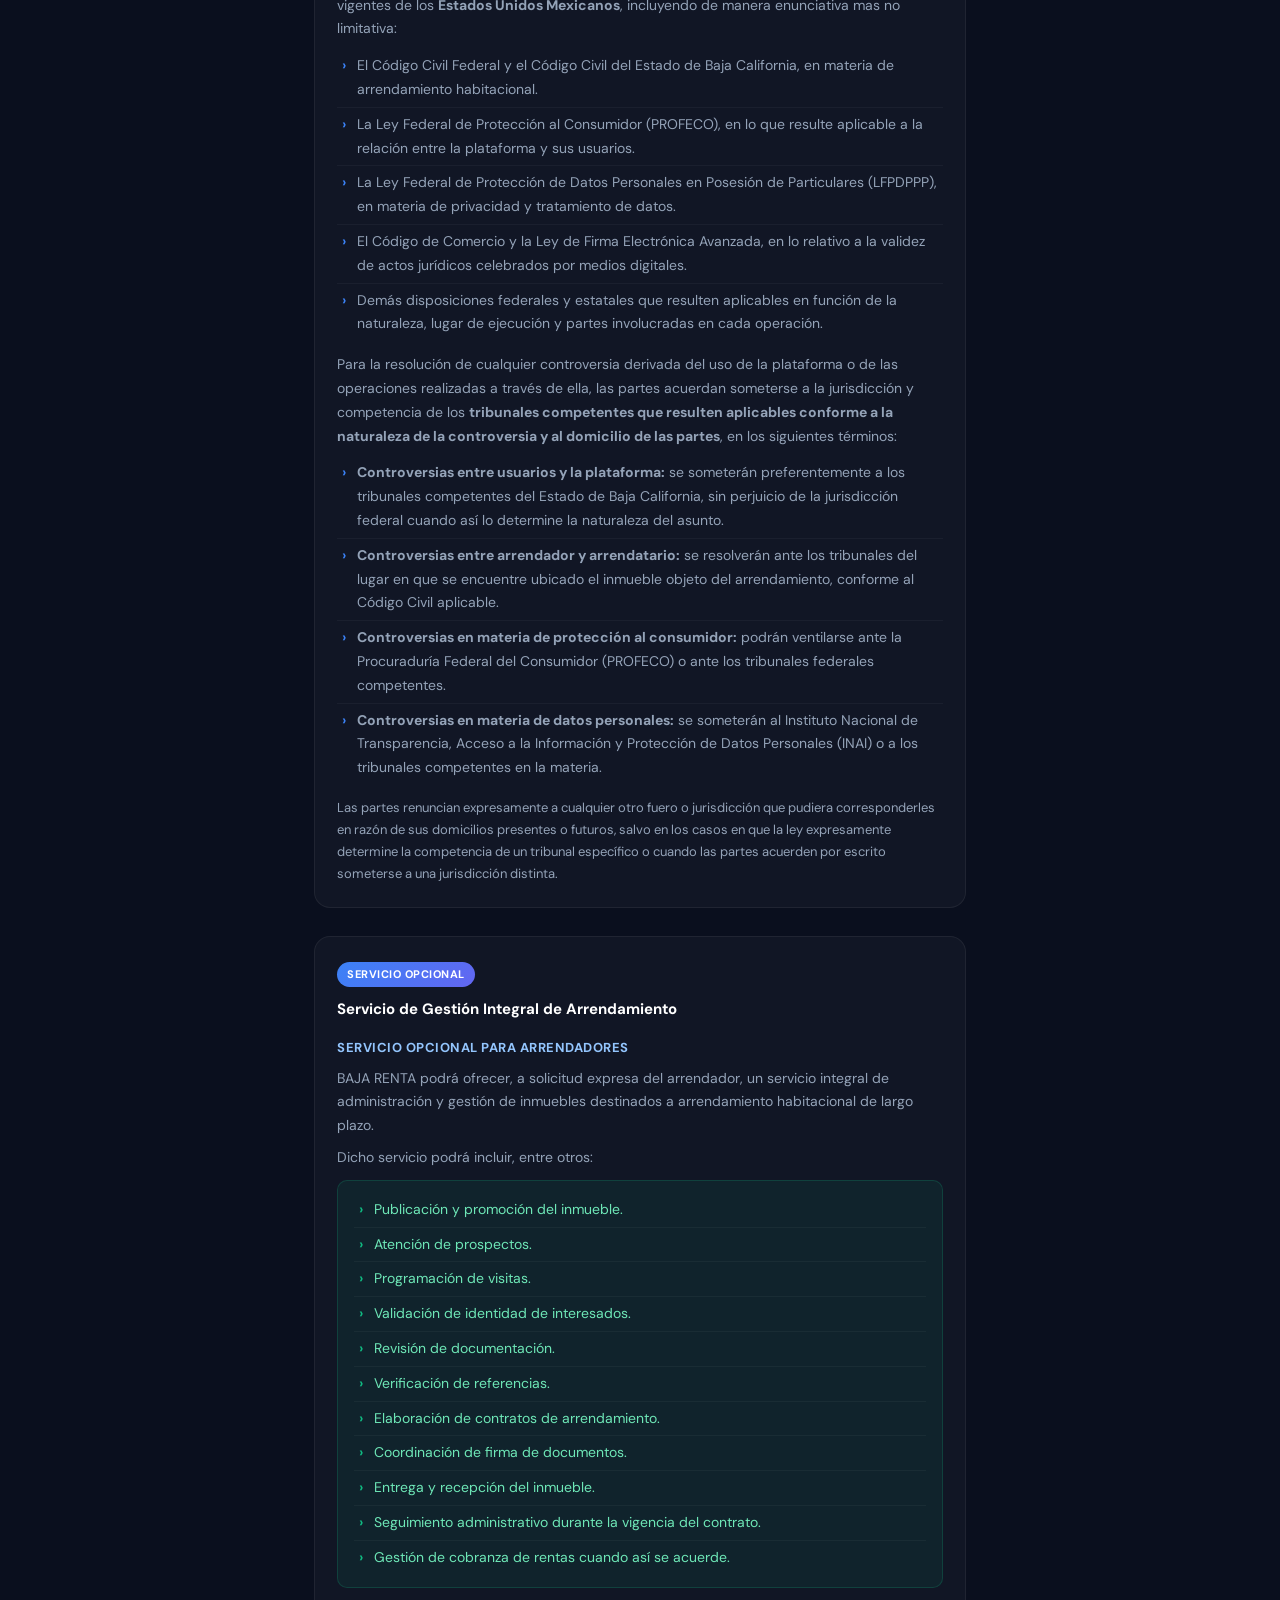
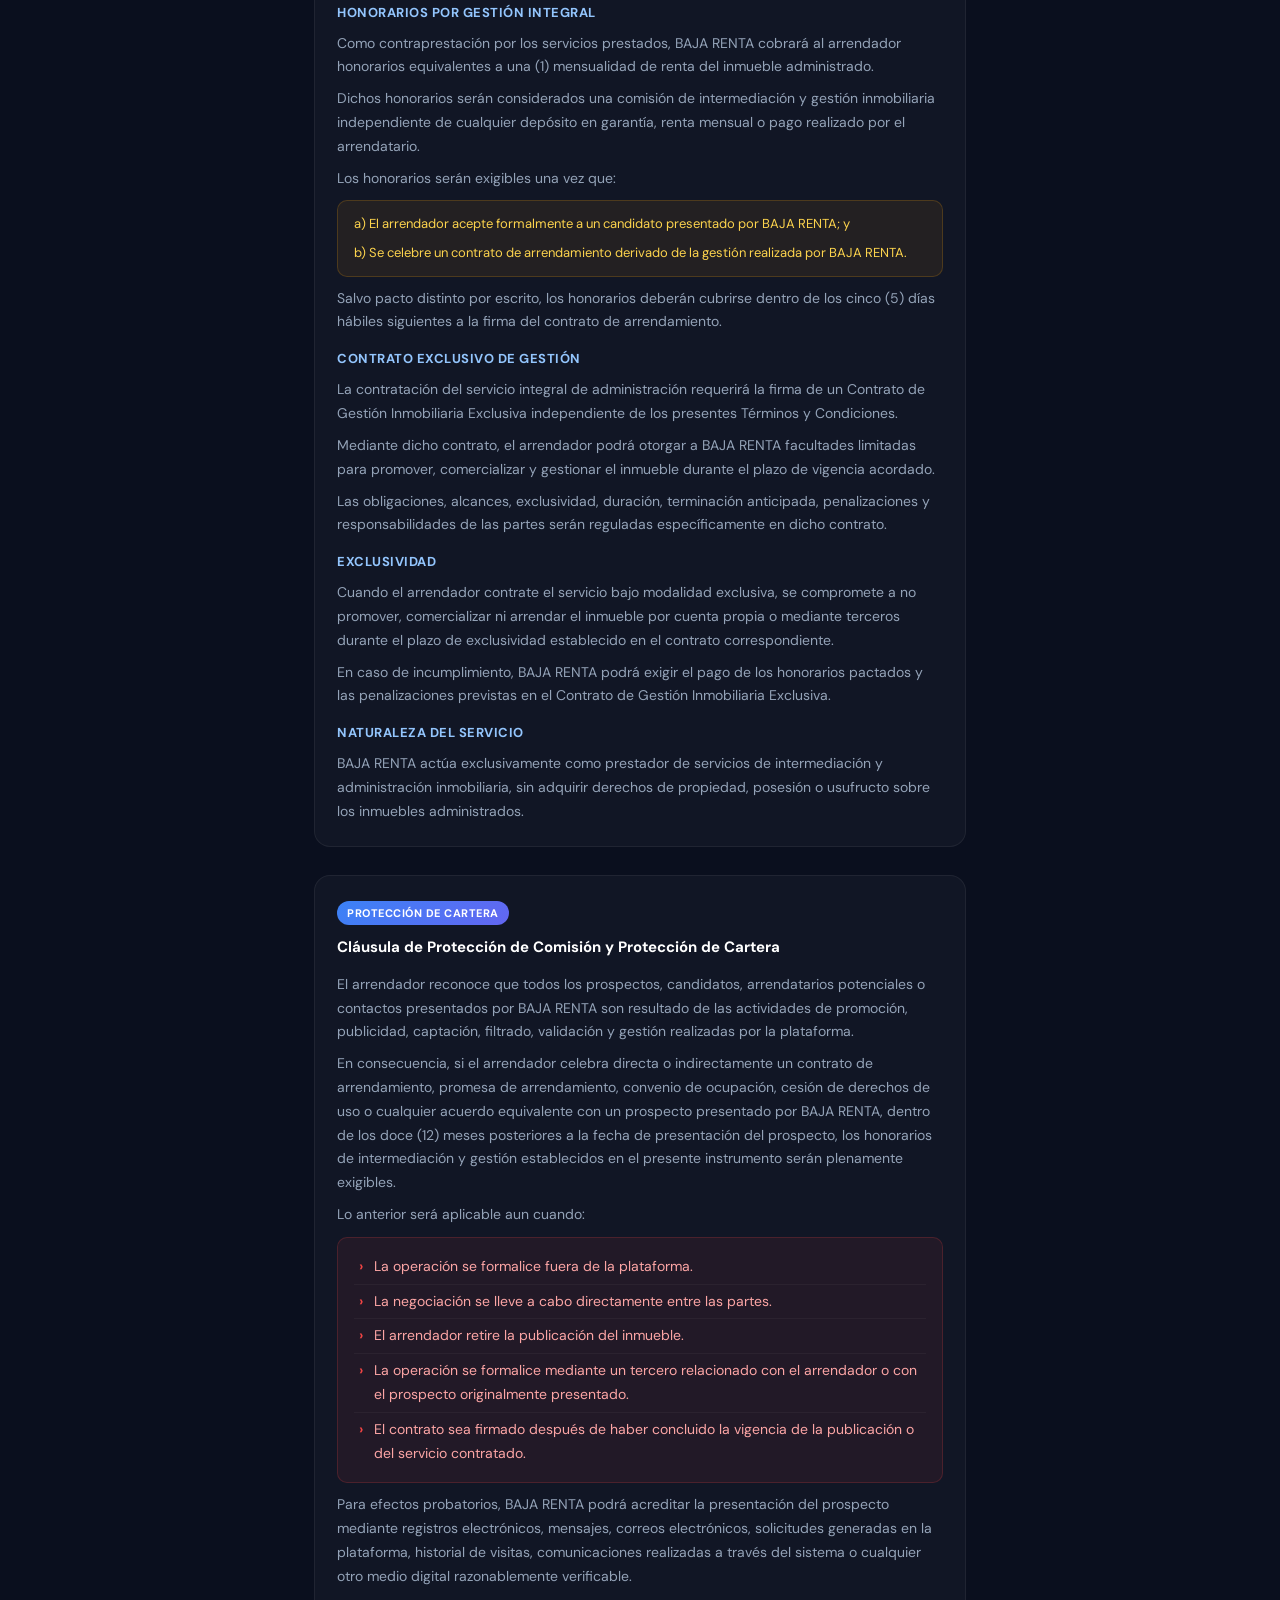
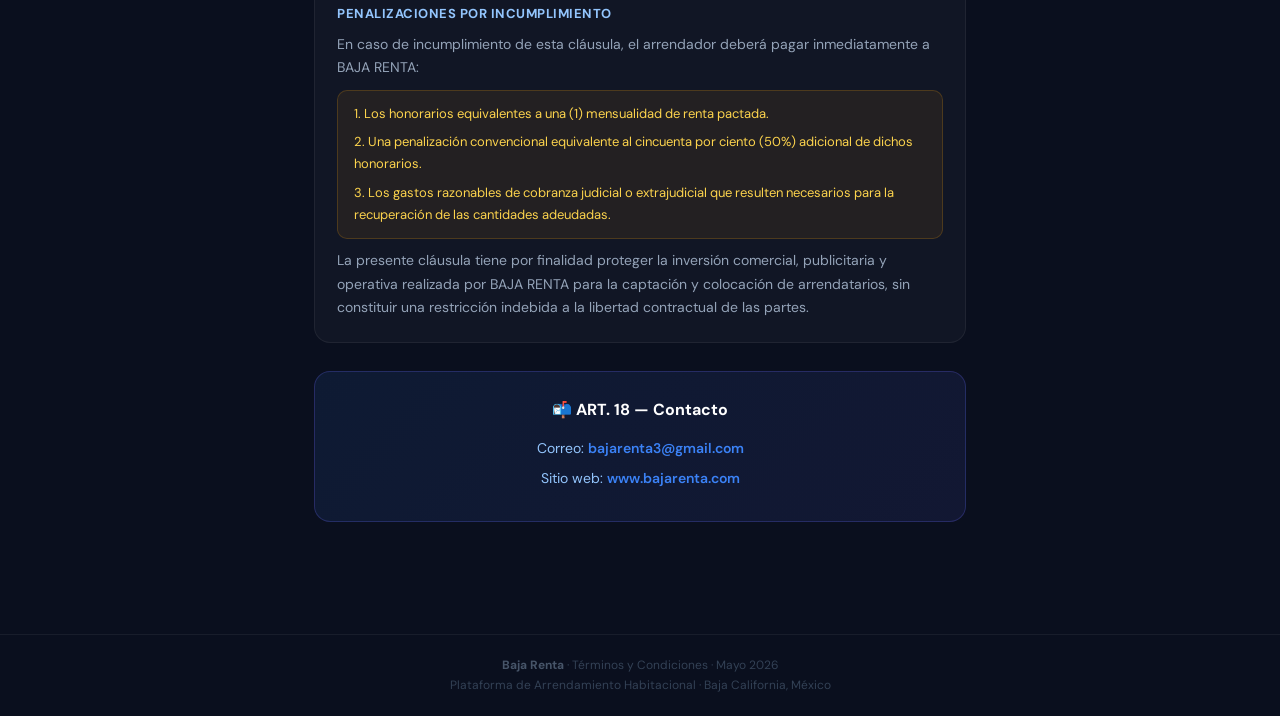
<file: terminos.html>
<!DOCTYPE html>
<html lang="es">
<head>
  <meta charset="UTF-8" />
  <meta name="viewport" content="width=device-width, initial-scale=1.0" />
  <title>Términos y Condiciones — Baja Renta</title>
  <link rel="preconnect" href="https://fonts.googleapis.com">
  <link href="https://fonts.googleapis.com/css2?family=DM+Sans:wght@300;400;500;600;700&family=Dancing+Script:wght@700&display=swap" rel="stylesheet">
  <style>
    *, *::before, *::after { box-sizing: border-box; margin: 0; padding: 0; }
    html { scroll-behavior: smooth; }
    body { font-family: 'DM Sans', sans-serif; background: #0a0f1e; color: #cbd5e1; line-height: 1.7; min-height: 100vh; }

    .header { background: linear-gradient(135deg, #0d1f3c, #0a0f1e); border-bottom: 1px solid rgba(59,130,246,0.2); padding: 28px 24px 24px; text-align: center; position: sticky; top: 0; z-index: 10; backdrop-filter: blur(12px); }
    .logo-wrap { display: flex; align-items: center; justify-content: center; gap: 10px; margin-bottom: 6px; }
    .logo-name { font-family: 'Dancing Script', cursive; font-size: 26px; color: white; text-shadow: 0 0 20px rgba(59,130,246,0.5); }
    .header-title { color: white; font-size: 16px; font-weight: 700; margin-top: 4px; }
    .header-sub { color: #64748b; font-size: 12px; margin-top: 2px; }
    .back-btn { display: inline-flex; align-items: center; gap: 6px; color: #3b82f6; font-size: 13px; font-weight: 600; text-decoration: none; background: rgba(59,130,246,0.1); border: 1px solid rgba(59,130,246,0.25); border-radius: 99px; padding: 5px 14px; margin-bottom: 12px; transition: all .2s; }
    .back-btn:hover { background: rgba(59,130,246,0.2); }

    .container { max-width: 700px; margin: 0 auto; padding: 36px 24px 80px; }

    .meta { background: rgba(59,130,246,0.08); border: 1px solid rgba(59,130,246,0.2); border-radius: 14px; padding: 14px 18px; margin-bottom: 32px; font-size: 13px; color: #64748b; }
    .meta strong { color: #93c5fd; }

    .section { margin-bottom: 28px; background: rgba(255,255,255,0.03); border: 1px solid rgba(255,255,255,0.06); border-radius: 16px; padding: 22px; }
    .art-num { display: inline-block; background: linear-gradient(135deg, #3b82f6, #6366f1); color: white; font-size: 11px; font-weight: 700; padding: 3px 10px; border-radius: 99px; margin-bottom: 10px; letter-spacing: 0.5px; }
    .section h2 { color: white; font-size: 15px; font-weight: 700; margin-bottom: 12px; }
    .section h3 { color: #93c5fd; font-size: 13px; font-weight: 700; margin: 14px 0 8px; text-transform: uppercase; letter-spacing: 0.5px; }
    .section p { font-size: 14px; color: #94a3b8; margin-bottom: 8px; }
    .section p:last-child { margin-bottom: 0; }

    ul { list-style: none; padding: 0; margin: 0; }
    li { font-size: 14px; color: #94a3b8; padding: 5px 0 5px 20px; position: relative; border-bottom: 1px solid rgba(255,255,255,0.04); }
    li:last-child { border-bottom: none; }
    li::before { content: "›"; position: absolute; left: 5px; color: #3b82f6; font-weight: 700; }

    .box-green { background: rgba(16,185,129,0.08); border: 1px solid rgba(16,185,129,0.2); border-radius: 10px; padding: 12px 16px; margin: 10px 0; }
    .box-green li { color: #6ee7b7; } .box-green li::before { color: #10b981; }
    .box-red { background: rgba(239,68,68,0.08); border: 1px solid rgba(239,68,68,0.2); border-radius: 10px; padding: 12px 16px; margin: 10px 0; }
    .box-red li { color: #fca5a5; } .box-red li::before { color: #ef4444; }
    .box-amber { background: rgba(245,158,11,0.08); border: 1px solid rgba(245,158,11,0.2); border-radius: 10px; padding: 12px 16px; margin: 10px 0; }
    .box-amber p { color: #fcd34d; font-size: 13px; margin: 0; }

    .contact-card { background: linear-gradient(135deg, rgba(59,130,246,0.1), rgba(99,102,241,0.1)); border: 1px solid rgba(99,102,241,0.25); border-radius: 16px; padding: 24px; text-align: center; margin-bottom: 32px; }
    .contact-card h2 { color: white; font-size: 16px; font-weight: 700; margin-bottom: 14px; }
    .contact-item { color: #93c5fd; font-size: 14px; margin-bottom: 6px; }
    .contact-item a { color: #3b82f6; text-decoration: none; font-weight: 600; }

    .rec-section { background: rgba(245,158,11,0.06); border: 1px solid rgba(245,158,11,0.2); border-radius: 16px; padding: 22px; margin-bottom: 28px; }
    .rec-section h2 { color: #fcd34d; font-size: 15px; font-weight: 700; margin-bottom: 14px; }
    .rec-section li { color: #fbbf24; } .rec-section li::before { color: #f59e0b; }

    .footer { text-align: center; padding: 20px; color: #334155; font-size: 12px; border-top: 1px solid rgba(255,255,255,0.06); }
    .footer strong { color: #475569; }
    .tag { display: inline-block; background: rgba(99,102,241,0.15); border: 1px solid rgba(99,102,241,0.3); border-radius: 6px; padding: 2px 8px; font-size: 11px; color: #a5b4fc; margin: 2px; }
  </style>
</head>
<body>

<header class="header">
  <a href="index.html" class="back-btn">← Regresar</a>
  <div class="logo-wrap">
    <svg width="32" height="21" viewBox="0 0 110 72" fill="none">
      <path d="M10 18 C22 6,38 6,50 18 C62 30,78 30,100 18" stroke="#3b82f6" stroke-width="9" stroke-linecap="round" fill="none"/>
      <path d="M10 36 C22 24,38 24,50 36 C62 48,78 48,100 36" stroke="#3b82f6" stroke-width="9" stroke-linecap="round" fill="none"/>
      <path d="M10 54 C22 42,38 42,50 54 C62 66,78 66,100 54" stroke="#3b82f6" stroke-width="9" stroke-linecap="round" fill="none"/>
    </svg>
    <span class="logo-name">Baja Renta</span>
  </div>
  <div class="header-title">Términos y Condiciones de Uso</div>
  <div class="header-sub">Arrendamiento Habitacional · Baja California · Mayo 2026</div>
</header>

<div class="container">

  <div class="meta">
    <strong>Plataforma de Renta de Casas, Departamentos y Estudios en Baja California</strong><br>
    Arrendamiento Habitacional de Largo Plazo – 12 Meses · Última actualización: Mayo 2026<br><br>
    Al acceder y utilizar esta plataforma web y/o aplicación móvil, el usuario acepta los presentes Términos y Condiciones, el Aviso de Privacidad y las políticas complementarias aplicables. La plataforma está destinada exclusivamente a la promoción y contratación de arrendamientos habitacionales de largo plazo, generalmente con duración mínima de <strong>12 meses</strong>, dentro del Estado de Baja California, México.
  </div>

  <!-- 1 -->
  <div class="section">
    <span class="art-num">ART. 1</span>
    <h2>Definiciones</h2>
    <ul>
      <li><strong style="color:white">Plataforma:</strong> Sitio web y/o aplicación que conecta arrendadores y personas interesadas en rentar propiedades habitacionales.</li>
      <li><strong style="color:white">Arrendador:</strong> Persona física o moral que publica un inmueble.</li>
      <li><strong style="color:white">Arrendatario:</strong> Persona que solicita o celebra un contrato de arrendamiento.</li>
      <li><strong style="color:white">Inmueble:</strong> Casa, departamento, estudio o propiedad destinada exclusivamente a uso habitacional.</li>
      <li><strong style="color:white">Contrato de Arrendamiento:</strong> Acuerdo legal celebrado entre arrendador y arrendatario.</li>
    </ul>
  </div>

  <!-- 2 -->
  <div class="section">
    <span class="art-num">ART. 2</span>
    <h2>Objeto de la Plataforma</h2>
    <p>La plataforma actúa únicamente como intermediario digital para:</p>
    <div class="box-green">
      <ul>
        <li>Publicar propiedades</li>
        <li>Facilitar contacto entre usuarios</li>
        <li>Gestionar solicitudes de renta</li>
        <li>Procesar pagos relacionados con membresías o servicios digitales</li>
        <li>Facilitar herramientas de administración de arrendamientos</li>
      </ul>
    </div>
    <p style="margin-top:10px">La plataforma <strong style="color:#f87171">NO:</strong></p>
    <div class="box-red">
      <ul>
        <li>Es propietaria de los inmuebles publicados</li>
        <li>Participa como parte del contrato de arrendamiento</li>
        <li>Garantiza el cumplimiento contractual entre usuarios</li>
        <li>Administra propiedades salvo contratación expresa de servicios adicionales</li>
      </ul>
    </div>
  </div>

  <!-- 3 -->
  <div class="section">
    <span class="art-num">ART. 3</span>
    <h2>Uso Exclusivo para Arrendamiento Habitacional</h2>
    <p>La plataforma está destinada únicamente para rentas habitacionales de largo plazo con contratos generalmente iguales o mayores a 12 meses.</p>
    <p>Queda <strong style="color:#f87171">prohibido:</strong></p>
    <div class="box-red">
      <ul>
        <li>Publicar propiedades para hospedaje temporal</li>
        <li>Publicar inmuebles tipo hotel, motel o Airbnb</li>
        <li>Utilizar propiedades para actividades comerciales ilícitas</li>
      </ul>
    </div>
  </div>

  <!-- 4 -->
  <div class="section">
    <span class="art-num">ART. 4</span>
    <h2>Registro de Usuarios</h2>
    <p>Para utilizar la plataforma el usuario deberá:</p>
    <div class="box-green"><ul>
      <li>Ser mayor de 18 años</li>
      <li>Tener capacidad legal para contratar</li>
      <li>Proporcionar información verídica y actualizada</li>
      <li>Aceptar verificaciones de identidad cuando sean requeridas</li>
    </ul></div>
    <p style="margin-top:10px">La plataforma podrá suspender cuentas por:</p>
    <div class="box-red"><ul>
      <li>Fraude</li>
      <li>Suplantación de identidad</li>
      <li>Información falsa</li>
      <li>Incumplimiento de estos términos</li>
    </ul></div>
  </div>

  <!-- 5 -->
  <div class="section">
    <span class="art-num">ART. 5</span>
    <h2>Publicación de Inmuebles</h2>
    <p>El arrendador declara:</p>
    <div class="box-green"><ul>
      <li>Ser propietario o tener autorización legal para rentar el inmueble</li>
      <li>Que la propiedad es apta para uso habitacional</li>
      <li>Que la información publicada es verdadera</li>
    </ul></div>
    <p style="margin-top:10px">Las publicaciones deberán incluir:</p>
    <ul>
      <li>Fotografías reales</li>
      <li>Precio mensual actualizado</li>
      <li>Depósito requerido</li>
      <li>Condiciones básicas del contrato</li>
    </ul>
    <p style="margin-top:10px">La plataforma podrá eliminar publicaciones engañosas o fraudulentas.</p>
  </div>

  <!-- 6 -->
  <div class="section">
    <span class="art-num">ART. 6</span>
    <h2>Pagos y Comisiones</h2>
    <p>La plataforma podrá cobrar:</p>
    <ul>
      <li>Membresías</li>
      <li>Publicaciones destacadas</li>
      <li>Comisiones de intermediación</li>
      <li>Servicios administrativos o legales</li>
    </ul>
    <div class="box-amber" style="margin-top:12px"><p>⚠️ Todos los cargos serán informados antes de efectuarse el pago. Los pagos podrán procesarse mediante terceros autorizados.</p></div>
  </div>

  <!-- 7 -->
  <div class="section">
    <span class="art-num">ART. 7</span>
    <h2>Depósitos y Garantías</h2>

    <h3>Régimen General</h3>
    <p>En el esquema de autogestión, los depósitos en garantía acordados entre arrendador y arrendatario:</p>
    <ul>
      <li>No pertenecen a la plataforma</li>
      <li>Son responsabilidad exclusiva de las partes contratantes</li>
      <li>Deben ser pactados directamente entre propietario e inquilino</li>
    </ul>
    <p style="margin-top:10px">Bajo este régimen, la plataforma no será responsable por retención de depósitos, daños reclamados ni incumplimientos contractuales.</p>

    <h3>Depósito en Garantía bajo Esquema de Gestión Integral</h3>
    <div class="box-amber">
      <p>Cuando el arrendador contrate el <strong>Servicio de Gestión Integral de Arrendamiento</strong> con BAJA RENTA, la plataforma podrá actuar como administradora temporal del depósito en garantía, bajo las siguientes condiciones:</p>
    </div>
    <ul>
      <li>La administración del depósito en garantía por parte de BAJA RENTA requerirá la firma de un <strong>Contrato de Administración de Depósito en Garantía</strong> independiente, suscrito entre BAJA RENTA y el arrendador.</li>
      <li>Dicho contrato establecerá los términos, plazos, condiciones de resguardo, devolución y retención del depósito, así como los mecanismos de resolución de controversias.</li>
      <li>BAJA RENTA resguardará el depósito en una cuenta separada e identificada, sin mezclarlo con recursos propios de la empresa.</li>
      <li>La devolución del depósito al arrendatario o su retención en favor del arrendador se realizará conforme a lo pactado en el contrato de arrendamiento y en el Contrato de Administración de Depósito en Garantía.</li>
      <li>BAJA RENTA no podrá utilizar el depósito para fines distintos al resguardo y administración expresamente autorizados por las partes.</li>
      <li>El monto del depósito administrado, las condiciones de su liberación y cualquier penalización aplicable serán determinados en la documentación adicional firmada por el propietario.</li>
    </ul>
    <div class="box-green">
      <p><strong>Protección del arrendatario:</strong> En todo momento, el arrendatario tendrá derecho a solicitar información sobre el estado y resguardo de su depósito a través de los canales oficiales de BAJA RENTA: <a href="mailto:bajarenta3@gmail.com" style="color:#10b981;">bajarenta3@gmail.com</a></p>
    </div>
    <p style="margin-top:12px;font-size:13px;color:#64748b;">La administración del depósito en garantía por parte de BAJA RENTA únicamente procederá cuando exista un Contrato de Administración de Depósito en Garantía debidamente firmado por ambas partes. Sin dicha documentación, aplicará el Régimen General descrito anteriormente.</p>
  </div>

  <!-- 8 -->
  <div class="section">
    <span class="art-num">ART. 8</span>
    <h2>Obligaciones del Arrendatario</h2>
    <ul>
      <li>Pagar renta puntualmente</li>
      <li>Usar el inmueble exclusivamente para vivienda</li>
      <li>Mantener el inmueble en condiciones adecuadas</li>
      <li>Cumplir reglamentos de condominio o comunidad</li>
      <li>No subarrendar sin autorización escrita</li>
    </ul>
  </div>

  <!-- 9 -->
  <div class="section">
    <span class="art-num">ART. 9</span>
    <h2>Obligaciones del Arrendador</h2>
    <ul>
      <li>Entregar el inmueble en condiciones habitables</li>
      <li>Garantizar el uso pacífico del inmueble</li>
      <li>Respetar el plazo contractual</li>
      <li>Cumplir legislación aplicable en Baja California</li>
    </ul>
  </div>

  <!-- 10 -->
  <div class="section">
    <span class="art-num">ART. 10</span>
    <h2>Impuestos y Cargos Aplicables en Baja California</h2>

    <h3>A) ISR — Impuesto Sobre la Renta</h3>
    <p>Los ingresos obtenidos por arrendamiento deberán declararse ante el SAT conforme a la legislación fiscal mexicana. Cada arrendador será responsable de declarar ingresos, emitir facturas cuando corresponda y cumplir obligaciones fiscales aplicables.</p>

    <h3>B) IVA — Impuesto al Valor Agregado</h3>
    <p>El arrendamiento habitacional <strong style="color:#6ee7b7">SIN amueblar</strong> generalmente se encuentra exento de IVA cuando el inmueble se destina exclusivamente a casa habitación.</p>
    <p>En arrendamientos <strong style="color:#fcd34d">amueblados</strong>, el SAT puede considerar aplicable IVA si incluye mobiliario significativo o servicios adicionales. Se recomienda asesoría fiscal profesional.</p>

    <h3>C) Impuesto Sobre Hospedaje (ISH)</h3>
    <p>Debido a que la plataforma NO opera hospedaje temporal ni servicios turísticos, normalmente <strong style="color:#6ee7b7">NO aplica</strong> el Impuesto Sobre Hospedaje del Estado de Baja California.</p>

    <h3>D) Impuesto Predial</h3>
    <p>El impuesto predial corresponde exclusivamente al propietario del inmueble y no será responsabilidad de la plataforma ni del arrendatario, salvo pacto contractual distinto.</p>
  </div>

  <!-- 11 -->
  <div class="section">
    <span class="art-num">ART. 11</span>
    <h2>Contratos Digitales</h2>
    <p>La plataforma podrá ofrecer firma electrónica, contratos digitales y validación documental. El usuario reconoce la validez jurídica de medios electrónicos conforme a legislación mexicana aplicable.</p>
  </div>

  <!-- 12 -->
  <div class="section">
    <span class="art-num">ART. 12</span>
    <h2>Verificación de Identidad y Antifraude</h2>
    <p>La plataforma podrá solicitar: INE/Pasaporte, comprobante de domicilio, RFC y comprobantes de ingresos. La información será tratada conforme al Aviso de Privacidad.</p>
  </div>

  <!-- 13 -->
  <div class="section">
    <span class="art-num">ART. 13</span>
    <h2>Responsabilidad Limitada</h2>
    <p>La plataforma no será responsable por incumplimientos de pago, daños al inmueble, problemas legales entre usuarios, información falsa proporcionada por terceros, ni decisiones tomadas por usuarios basadas en publicaciones.</p>
  </div>

  <!-- 14 -->
  <div class="section">
    <span class="art-num">ART. 14</span>
    <h2>Propiedad Intelectual</h2>
    <p>Todo el contenido de la plataforma — diseño, marca, código, base de datos, logotipos y software — está protegido por leyes mexicanas e internacionales de propiedad intelectual.</p>
    <div style="margin-top:10px">
      <span class="tag">Diseño</span><span class="tag">Marca</span><span class="tag">Código</span><span class="tag">Base de datos</span><span class="tag">Logotipos</span><span class="tag">Software</span>
    </div>
  </div>

  <!-- 15 -->
  <div class="section">
    <span class="art-num">ART. 15</span>
    <h2>Privacidad y Datos Personales</h2>
    <p>El tratamiento de datos personales se realizará conforme a la Ley Federal de Protección de Datos Personales en Posesión de los Particulares y el Aviso de Privacidad de la plataforma.</p>
  </div>

  <!-- 15-A -->
  <div class="section">
    <span class="art-num">ART. 15-A</span>
    <h2>Cancelación y Eliminación de Perfil</h2>

    <h3>Solicitud de Eliminación de Cuenta</h3>
    <p>Todo usuario registrado en la plataforma tiene derecho a solicitar la cancelación y eliminación de su cuenta y perfil en cualquier momento, sin necesidad de expresar causa.</p>

    <div class="box-blue">
      <p>Para ejercer este derecho, el usuario deberá enviar un correo electrónico a <strong><a href="mailto:bajarenta3@gmail.com" style="color:#93c5fd;">bajarenta3@gmail.com</a></strong> con el asunto <strong>"Solicitud de eliminación de cuenta"</strong>, indicando:</p>
      <ul style="margin-top:8px">
        <li>Nombre completo registrado en la plataforma.</li>
        <li>Correo electrónico asociado a la cuenta.</li>
        <li>Confirmación expresa de la solicitud de eliminación.</li>
      </ul>
    </div>

    <h3>Plazo de Atención</h3>
    <p>BAJA RENTA procesará y ejecutará la eliminación del perfil dentro de un plazo máximo de <strong>15 días hábiles</strong> contados a partir de la recepción de la solicitud debidamente completada.</p>

    <h3>Efectos de la Eliminación</h3>
    <div class="box-amber">
      <ul>
        <li>Se eliminarán los datos del perfil del usuario de la plataforma.</li>
        <li>Las publicaciones de propiedades activas serán dadas de baja.</li>
        <li>Las solicitudes de renta en proceso podrán verse afectadas.</li>
        <li>Los datos podrán conservarse durante el plazo legalmente requerido para el cumplimiento de obligaciones fiscales, contractuales o legales pendientes.</li>
      </ul>
    </div>

    <h3>Restricciones</h3>
    <p>La eliminación de cuenta no procederá cuando:</p>
    <ul>
      <li>Exista un contrato de arrendamiento vigente que involucre al usuario.</li>
      <li>Haya obligaciones económicas pendientes con BAJA RENTA o con la contraparte.</li>
      <li>La cuenta esté sujeta a un proceso de investigación por fraude u otra irregularidad.</li>
    </ul>
    <p style="margin-top:10px;font-size:13px;color:#64748b;">En estos casos, BAJA RENTA notificará al usuario los motivos por los cuales no es posible proceder con la eliminación y el plazo estimado para su resolución.</p>
  </div>

  <!-- 16 -->
  <div class="section">
    <span class="art-num">ART. 16</span>
    <h2>Modificaciones</h2>
    <p>La plataforma podrá modificar estos términos en cualquier momento. Las modificaciones entrarán en vigor al publicarse en el sitio web.</p>
  </div>

  <!-- 17 -->
  <div class="section">
    <span class="art-num">ART. 17</span>
    <h2>Legislación y Jurisdicción</h2>
    <p>Los presentes Términos y Condiciones se regirán e interpretarán conforme a las leyes vigentes de los <strong>Estados Unidos Mexicanos</strong>, incluyendo de manera enunciativa mas no limitativa:</p>
    <ul>
      <li>El Código Civil Federal y el Código Civil del Estado de Baja California, en materia de arrendamiento habitacional.</li>
      <li>La Ley Federal de Protección al Consumidor (PROFECO), en lo que resulte aplicable a la relación entre la plataforma y sus usuarios.</li>
      <li>La Ley Federal de Protección de Datos Personales en Posesión de Particulares (LFPDPPP), en materia de privacidad y tratamiento de datos.</li>
      <li>El Código de Comercio y la Ley de Firma Electrónica Avanzada, en lo relativo a la validez de actos jurídicos celebrados por medios digitales.</li>
      <li>Demás disposiciones federales y estatales que resulten aplicables en función de la naturaleza, lugar de ejecución y partes involucradas en cada operación.</li>
    </ul>
    <p style="margin-top:12px">Para la resolución de cualquier controversia derivada del uso de la plataforma o de las operaciones realizadas a través de ella, las partes acuerdan someterse a la jurisdicción y competencia de los <strong>tribunales competentes que resulten aplicables conforme a la naturaleza de la controversia y al domicilio de las partes</strong>, en los siguientes términos:</p>
    <div class="box-blue">
      <ul>
        <li><strong>Controversias entre usuarios y la plataforma:</strong> se someterán preferentemente a los tribunales competentes del Estado de Baja California, sin perjuicio de la jurisdicción federal cuando así lo determine la naturaleza del asunto.</li>
        <li><strong>Controversias entre arrendador y arrendatario:</strong> se resolverán ante los tribunales del lugar en que se encuentre ubicado el inmueble objeto del arrendamiento, conforme al Código Civil aplicable.</li>
        <li><strong>Controversias en materia de protección al consumidor:</strong> podrán ventilarse ante la Procuraduría Federal del Consumidor (PROFECO) o ante los tribunales federales competentes.</li>
        <li><strong>Controversias en materia de datos personales:</strong> se someterán al Instituto Nacional de Transparencia, Acceso a la Información y Protección de Datos Personales (INAI) o a los tribunales competentes en la materia.</li>
      </ul>
    </div>
    <p style="margin-top:12px;font-size:13px;color:#94a3b8;">Las partes renuncian expresamente a cualquier otro fuero o jurisdicción que pudiera corresponderles en razón de sus domicilios presentes o futuros, salvo en los casos en que la ley expresamente determine la competencia de un tribunal específico o cuando las partes acuerden por escrito someterse a una jurisdicción distinta.</p>
  </div>

  <!-- Servicio de Gestión Integral -->
  <div class="section">
    <span class="art-num">SERVICIO OPCIONAL</span>
    <h2>Servicio de Gestión Integral de Arrendamiento</h2>
    <h3>Servicio Opcional para Arrendadores</h3>
    <p>BAJA RENTA podrá ofrecer, a solicitud expresa del arrendador, un servicio integral de administración y gestión de inmuebles destinados a arrendamiento habitacional de largo plazo.</p>
    <p>Dicho servicio podrá incluir, entre otros:</p>
    <div class="box-green">
      <ul>
        <li>Publicación y promoción del inmueble.</li>
        <li>Atención de prospectos.</li>
        <li>Programación de visitas.</li>
        <li>Validación de identidad de interesados.</li>
        <li>Revisión de documentación.</li>
        <li>Verificación de referencias.</li>
        <li>Elaboración de contratos de arrendamiento.</li>
        <li>Coordinación de firma de documentos.</li>
        <li>Entrega y recepción del inmueble.</li>
        <li>Seguimiento administrativo durante la vigencia del contrato.</li>
        <li>Gestión de cobranza de rentas cuando así se acuerde.</li>
      </ul>
    </div>

    <h3>Honorarios por Gestión Integral</h3>
    <p>Como contraprestación por los servicios prestados, BAJA RENTA cobrará al arrendador honorarios equivalentes a una (1) mensualidad de renta del inmueble administrado.</p>
    <p>Dichos honorarios serán considerados una comisión de intermediación y gestión inmobiliaria independiente de cualquier depósito en garantía, renta mensual o pago realizado por el arrendatario.</p>
    <p>Los honorarios serán exigibles una vez que:</p>
    <div class="box-amber">
      <p>a) El arrendador acepte formalmente a un candidato presentado por BAJA RENTA; y</p>
      <p style="margin-top:6px">b) Se celebre un contrato de arrendamiento derivado de la gestión realizada por BAJA RENTA.</p>
    </div>
    <p>Salvo pacto distinto por escrito, los honorarios deberán cubrirse dentro de los cinco (5) días hábiles siguientes a la firma del contrato de arrendamiento.</p>

    <h3>Contrato Exclusivo de Gestión</h3>
    <p>La contratación del servicio integral de administración requerirá la firma de un Contrato de Gestión Inmobiliaria Exclusiva independiente de los presentes Términos y Condiciones.</p>
    <p>Mediante dicho contrato, el arrendador podrá otorgar a BAJA RENTA facultades limitadas para promover, comercializar y gestionar el inmueble durante el plazo de vigencia acordado.</p>
    <p>Las obligaciones, alcances, exclusividad, duración, terminación anticipada, penalizaciones y responsabilidades de las partes serán reguladas específicamente en dicho contrato.</p>

    <h3>Exclusividad</h3>
    <p>Cuando el arrendador contrate el servicio bajo modalidad exclusiva, se compromete a no promover, comercializar ni arrendar el inmueble por cuenta propia o mediante terceros durante el plazo de exclusividad establecido en el contrato correspondiente.</p>
    <p>En caso de incumplimiento, BAJA RENTA podrá exigir el pago de los honorarios pactados y las penalizaciones previstas en el Contrato de Gestión Inmobiliaria Exclusiva.</p>

    <h3>Naturaleza del Servicio</h3>
    <p>BAJA RENTA actúa exclusivamente como prestador de servicios de intermediación y administración inmobiliaria, sin adquirir derechos de propiedad, posesión o usufructo sobre los inmuebles administrados.</p>
  </div>

  <!-- Cláusula de Protección de Comisión -->
  <div class="section">
    <span class="art-num">PROTECCIÓN DE CARTERA</span>
    <h2>Cláusula de Protección de Comisión y Protección de Cartera</h2>
    <p>El arrendador reconoce que todos los prospectos, candidatos, arrendatarios potenciales o contactos presentados por BAJA RENTA son resultado de las actividades de promoción, publicidad, captación, filtrado, validación y gestión realizadas por la plataforma.</p>
    <p>En consecuencia, si el arrendador celebra directa o indirectamente un contrato de arrendamiento, promesa de arrendamiento, convenio de ocupación, cesión de derechos de uso o cualquier acuerdo equivalente con un prospecto presentado por BAJA RENTA, dentro de los doce (12) meses posteriores a la fecha de presentación del prospecto, los honorarios de intermediación y gestión establecidos en el presente instrumento serán plenamente exigibles.</p>
    <p>Lo anterior será aplicable aun cuando:</p>
    <div class="box-red">
      <ul>
        <li>La operación se formalice fuera de la plataforma.</li>
        <li>La negociación se lleve a cabo directamente entre las partes.</li>
        <li>El arrendador retire la publicación del inmueble.</li>
        <li>La operación se formalice mediante un tercero relacionado con el arrendador o con el prospecto originalmente presentado.</li>
        <li>El contrato sea firmado después de haber concluido la vigencia de la publicación o del servicio contratado.</li>
      </ul>
    </div>
    <p>Para efectos probatorios, BAJA RENTA podrá acreditar la presentación del prospecto mediante registros electrónicos, mensajes, correos electrónicos, solicitudes generadas en la plataforma, historial de visitas, comunicaciones realizadas a través del sistema o cualquier otro medio digital razonablemente verificable.</p>
    <h3>Penalizaciones por Incumplimiento</h3>
    <p>En caso de incumplimiento de esta cláusula, el arrendador deberá pagar inmediatamente a BAJA RENTA:</p>
    <div class="box-amber">
      <p>1. Los honorarios equivalentes a una (1) mensualidad de renta pactada.</p>
      <p style="margin-top:6px">2. Una penalización convencional equivalente al cincuenta por ciento (50%) adicional de dichos honorarios.</p>
      <p style="margin-top:6px">3. Los gastos razonables de cobranza judicial o extrajudicial que resulten necesarios para la recuperación de las cantidades adeudadas.</p>
    </div>
    <p>La presente cláusula tiene por finalidad proteger la inversión comercial, publicitaria y operativa realizada por BAJA RENTA para la captación y colocación de arrendatarios, sin constituir una restricción indebida a la libertad contractual de las partes.</p>
  </div>

  <!-- 18 Contacto -->
  <div class="contact-card">
    <h2>📬 ART. 18 — Contacto</h2>
    <div class="contact-item">Correo: <a href="mailto:bajarenta3@gmail.com">bajarenta3@gmail.com</a></div>
    <div class="contact-item">Sitio web: <a href="http://www.bajarenta.com" target="_blank">www.bajarenta.com</a></div>
  </div>

</div>

<footer class="footer">
  <strong>Baja Renta</strong> · Términos y Condiciones · Mayo 2026<br>
  Plataforma de Arrendamiento Habitacional · Baja California, México
</footer>

</body>
</html>
</file>
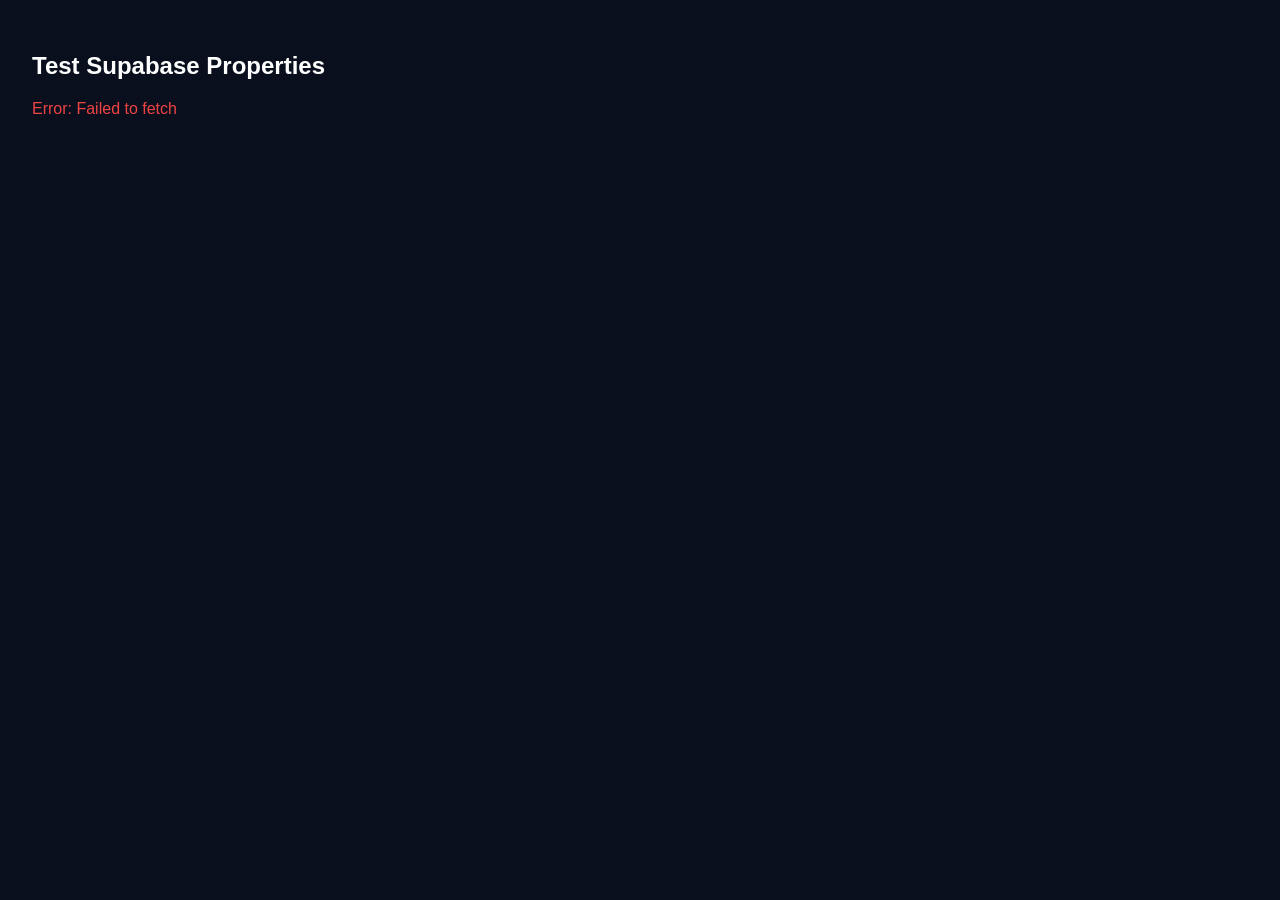
<file: test_master.html>
<!DOCTYPE html>
<html lang="es">
<head><meta charset="UTF-8"/><title>Test Master</title></head>
<body style="background:#0a0f1e;color:white;font-family:sans-serif;padding:24px">
<h2>Test Supabase Properties</h2>
<div id="result">Cargando...</div>
<script>
const ANON = "eyJhbGciOiJIUzI1NiIsInR5cCI6IkpXVCJ9.eyJpc3MiOiJzdXBhYmFzZSIsInJlZiI6InV3dGNseHR5d2h0aHdlY3NxZXVnIiwicm9sZSI6ImFub24iLCJpYXQiOjE3ODEwNTE1NDQsImV4cCI6MjA5NjYyNzU0NH0.wQ-I3d1P_FaPe4kq2mV_Nm_j7hE7PUOdx_VKVxl7PQQ";

fetch("https://uwtclxtywhthwecsqeug.supabase.co/rest/v1/properties?select=*&order=created_at.desc", {
  headers: {
    "apikey": ANON,
    "Authorization": "Bearer " + ANON,
  }
}).then(r => r.json()).then(data => {
  const el = document.getElementById("result");
  if (!Array.isArray(data) || data.length === 0) {
    el.innerHTML = "<p style='color:#ef4444'>❌ No hay propiedades o error: " + JSON.stringify(data) + "</p>";
    return;
  }
  el.innerHTML = "<p style='color:#10b981'>✅ " + data.length + " propiedades encontradas:</p>" +
    data.map(p => `<div style="background:#ffffff10;border-radius:8px;padding:12px;margin-top:8px">
      <b>${p.name}</b> — ${p.city} — Status: <b style="color:#f59e0b">${p.status}</b>
      <br><small style="color:#64748b">ID: ${p.id}</small>
    </div>`).join("");
}).catch(e => {
  document.getElementById("result").innerHTML = "<p style='color:#ef4444'>Error: " + e.message + "</p>";
});
</script>
</body>
</html>
</file>
